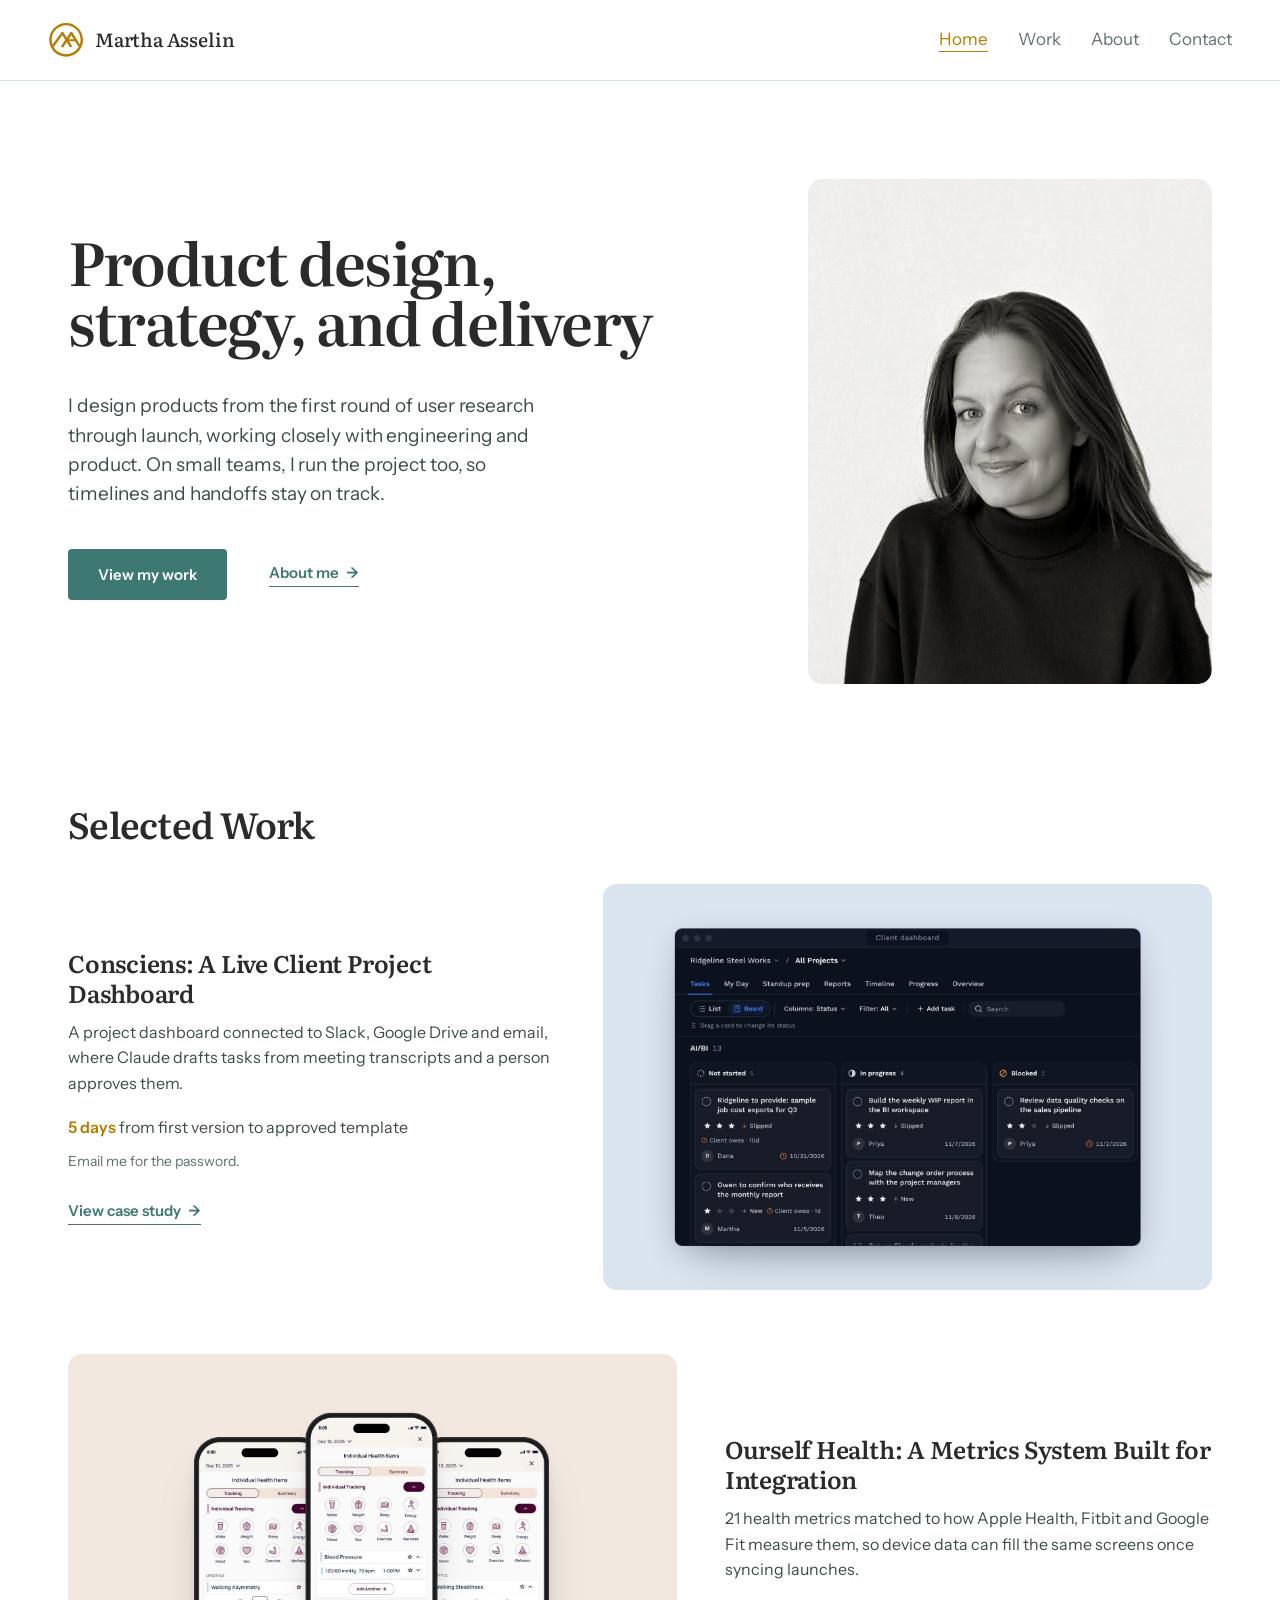
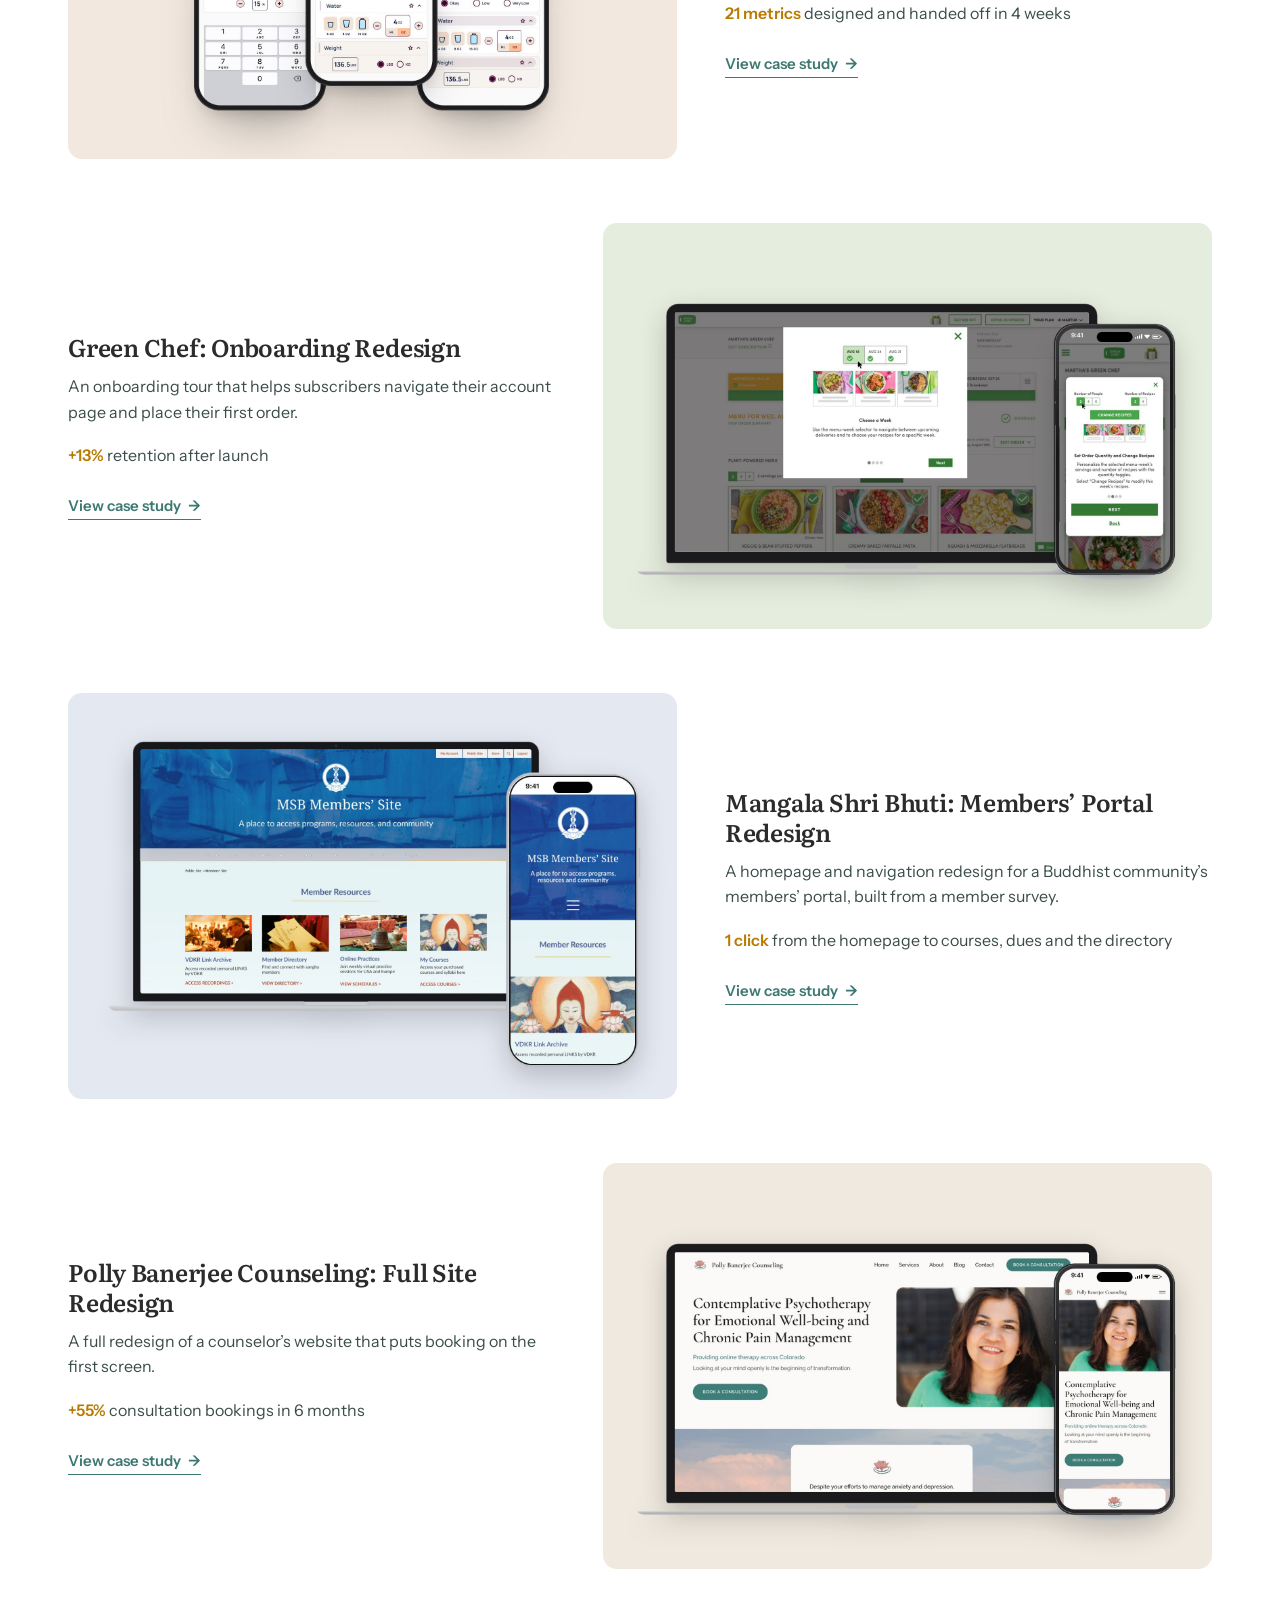
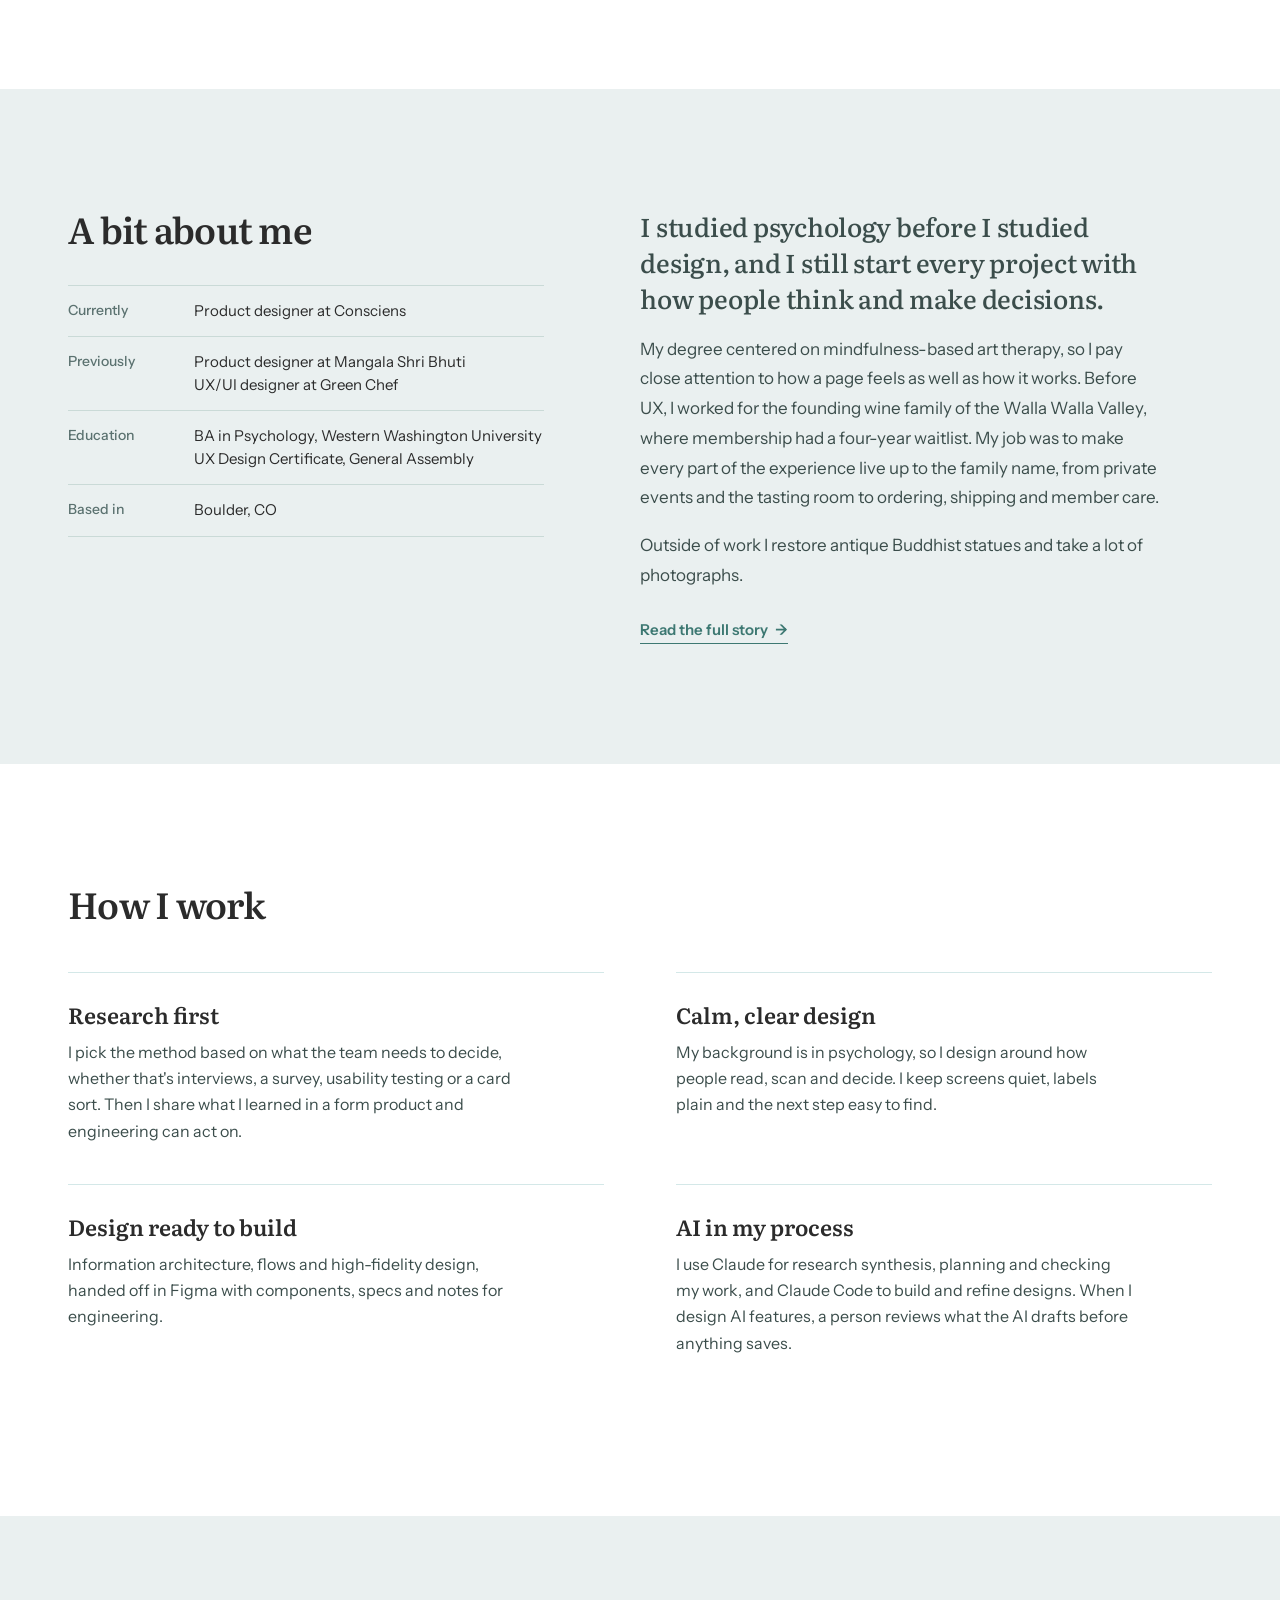
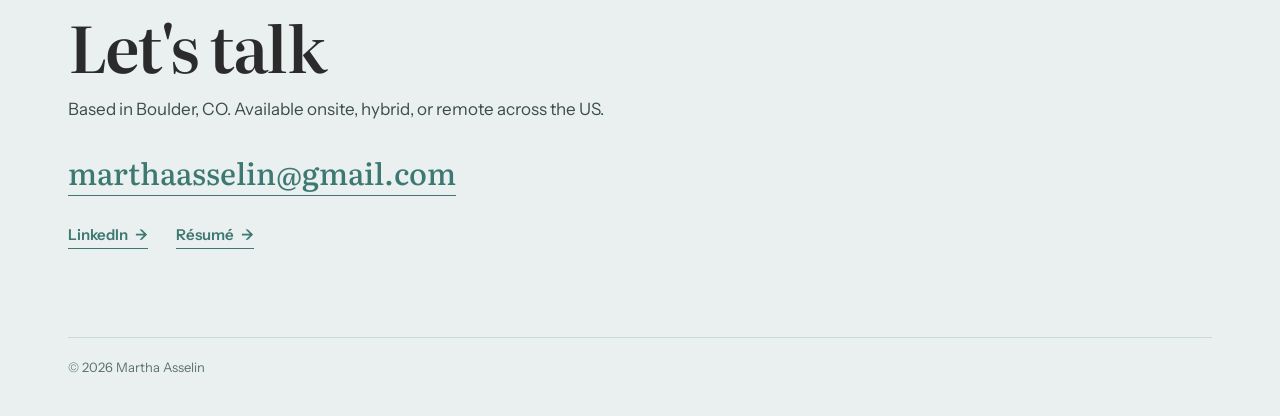
<file: index.html>
<!DOCTYPE html>
<html lang="en">
<head>
<meta charset="UTF-8">
<meta name="viewport" content="width=device-width, initial-scale=1.0">
<title>Martha Asselin, Product Designer</title>
<meta name="description" content="Product designer based in Boulder, CO, with a background in psychology and user research. Product designer based in Boulder, CO. Available onsite, hybrid, or remote.">

<!-- Open Graph -->
<meta property="og:type"        content="website">
<meta property="og:url"         content="https://www.marthaasselin.com/">
<meta property="og:title"       content="Martha Asselin, Product Designer">
<meta property="og:description" content="Product designer based in Boulder, CO, with a background in psychology and user research. Product designer based in Boulder, CO. Available onsite, hybrid, or remote.">
<meta property="og:image"       content="https://www.marthaasselin.com/assets/images/og-preview.jpg">

<!-- Twitter / X -->
<meta name="twitter:card"        content="summary_large_image">
<meta name="twitter:title"       content="Martha Asselin, Product Designer">
<meta name="twitter:description" content="Product designer based in Boulder, CO, with a background in psychology and user research. Product designer based in Boulder, CO. Available onsite, hybrid, or remote.">
<meta name="twitter:image"       content="https://www.marthaasselin.com/assets/images/og-preview.jpg">

<link rel="preconnect" href="https://fonts.googleapis.com">
<link rel="preconnect" href="https://fonts.gstatic.com" crossorigin>
<link rel="stylesheet" href="https://fonts.googleapis.com/css2?family=Literata:ital,opsz,wght@0,7..72,400;0,7..72,600;0,7..72,700;1,7..72,400&family=Instrument+Sans:wght@400;500;600&display=swap">
<link rel="stylesheet" href="assets/css/main.css?v=56">
<link rel="icon" type="image/svg+xml" href="favicon.svg">
</head>
<body class="home">

<header class="site-header" id="siteHeader">
  <div class="progress-bar" id="progressBar"></div>
  <div class="header-inner">
    <a href="index.html" class="nav-logo">
      <svg width="36" height="36" viewBox="0 0 1032 1034" xmlns="http://www.w3.org/2000/svg" style="display:block;flex-shrink:0;" aria-hidden="true">
        <path d="M520 60.5V95.5C749.198 95.5 935 281.302 935 510.5H970H1005C1005 242.642 787.858 25.5 520 25.5V60.5ZM970 510.5H935C935 739.698 749.198 925.5 520 925.5V960.5V995.5C787.858 995.5 1005 778.358 1005 510.5H970ZM520 960.5V925.5C290.802 925.5 105 739.698 105 510.5H70H35C35 778.358 252.142 995.5 520 995.5V960.5ZM70 510.5H105C105 281.302 290.802 95.5 520 95.5V60.5V25.5C252.142 25.5 35 242.642 35 510.5H70Z" fill="#B87A00"/>
        <line x1="157.353" y1="667.597" x2="406.097" y2="326.647" stroke="#B87A00" stroke-width="70" stroke-linecap="round"/>
        <path d="M670 319.5L887 664.5" stroke="#B87A00" stroke-width="70" stroke-linecap="round" fill="none"/>
        <line x1="666.449" y1="320.587" x2="413.587" y2="695.551" stroke="#B87A00" stroke-width="70" stroke-linecap="round"/>
        <line x1="520.44" y1="522.003" x2="794.439" y2="526.018" stroke="#B87A00" stroke-width="60"/>
        <line x1="413.32" y1="318.23" x2="650.73" y2="691.18" stroke="#B87A00" stroke-width="70" stroke-linecap="round"/>
      </svg>
      <span class="nav-name">Martha Asselin</span>
    </a>
    <nav class="header-nav" aria-label="Main navigation">
      <ul class="nav-links">
        <li><a href="index.html" id="navHome">Home</a></li>
        <li><a href="#work">Work</a></li>
        <li><a href="about.html">About</a></li>
        <li><a href="#contact">Contact</a></li>
      </ul>
    </nav>
  </div>
</header>

<section class="hero-v6">
  <div class="hero-v6-text">
    <h1 class="reveal d1 t-display">Product design,<br class="br-desktop"> strategy, and delivery</h1>
    <p class="hero-lede reveal d2 t-intro">I design products from the first round of user research through launch, working closely with engineering and product. On small teams, I run the project too, so timelines and handoffs stay on track.</p>
    <div class="hero-ctas-v6 reveal d3">
      <a href="#work" class="btn-primary-v6 t-action">View my work</a>
      <a href="about.html" class="btn-secondary-v6 t-action">About me</a>
    </div>
  </div>
  <div class="hero-v6-portrait reveal d2">
    <div class="portrait-wrap">
      <img src="assets/images/martha-portrait-bw.jpg?v=1" alt="Martha Asselin, product designer" class="portrait-img">
      <div class="portrait-overlay">
        <div class="portrait-card">
          <p class="portrait-detail">Based in Boulder, CO. Onsite, hybrid, or remote</p>
          <p class="portrait-detail"><span class="portrait-dot"></span>Open to work</p>
        </div>
      </div>
    </div>
  </div>
</section>



<section class="work2" id="work">
  <h2 class="t-heading">Selected Work</h2>
  <div class="wb-list"><a href="case-studies/client-dashboard.html" class="wc">
  <div class="wc-img"><img src="assets/images/project-consciens-tint.jpg?v=6" alt="Consciens client project dashboard on desktop"></div>
  <div class="wc-text">
    <h3 class="wc-title"><span>Consciens: A Live Client Project Dashboard</span></h3>
    <p class="wc-body">A project dashboard connected to Slack, Google Drive and email, where Claude drafts tasks from meeting transcripts and a person approves them.</p>
    <p class="wc-res"><strong>5 days</strong> from first version to approved template</p>
    <p class="wc-note">Email me for the password.</p>
    <span class="wc-link t-action">View case study</span>
  </div>
</a><a href="case-studies/ourself-health.html" class="wc">
  <div class="wc-img"><img src="assets/images/project-ourself-tint.jpg?v=5" alt="Three Ourself Health tracking screens"></div>
  <div class="wc-text">
    <h3 class="wc-title"><span>Ourself Health: A Metrics System Built for Integration</span></h3>
    <p class="wc-body">21 health metrics matched to how Apple Health, Fitbit and Google Fit measure them, so device data can fill the same screens once syncing launches.</p>
    <p class="wc-res"><strong>21 metrics</strong> designed and handed off in 4 weeks</p>
    <span class="wc-link t-action">View case study</span>
  </div>
</a><a href="case-studies/green-chef.html" class="wc">
  <div class="wc-img"><img src="assets/images/project-greenchef-tint.jpg?v=4" alt="Green Chef onboarding tour on laptop and phone"></div>
  <div class="wc-text">
    <h3 class="wc-title"><span>Green Chef: Onboarding Redesign</span></h3>
    <p class="wc-body">An onboarding tour that helps subscribers navigate their account page and place their first order.</p>
    <p class="wc-res"><strong>+13%</strong> retention after launch</p>
    <span class="wc-link t-action">View case study</span>
  </div>
</a><a href="case-studies/mangala.html" class="wc">
  <div class="wc-img"><img src="assets/images/project-mangala-tint.jpg?v=4" alt="Mangala Shri Bhuti members portal on desktop and phone"></div>
  <div class="wc-text">
    <h3 class="wc-title"><span>Mangala Shri Bhuti: Members’ Portal Redesign</span></h3>
    <p class="wc-body">A homepage and navigation redesign for a Buddhist community’s members’ portal, built from a member survey.</p>
    <p class="wc-res"><strong>1 click</strong> from the homepage to courses, dues and the directory</p>
    <span class="wc-link t-action">View case study</span>
  </div>
</a><a href="case-studies/polly-banerjee.html" class="wc">
  <div class="wc-img"><img src="assets/images/project-polly-tint.jpg?v=4" alt="Polly Banerjee Counseling website on laptop and phone"></div>
  <div class="wc-text">
    <h3 class="wc-title"><span>Polly Banerjee Counseling: Full Site Redesign</span></h3>
    <p class="wc-body">A full redesign of a counselor’s website that puts booking on the first screen.</p>
    <p class="wc-res"><strong>+55%</strong> consultation bookings in 6 months</p>
    <span class="wc-link t-action">View case study</span>
  </div>
</a></div>
</section>

<section class="home-about" id="approach">
  <div class="home-about-inner">
    <div class="home-about-left">
      <h2 class="t-heading">A bit about me</h2>
      <dl class="home-facts">
        <div><dt>Currently</dt><dd>Product designer at Consciens</dd></div>
        <div><dt>Previously</dt><dd>Product designer at Mangala Shri Bhuti<br>UX/UI designer at Green Chef</dd></div>
        <div><dt>Education</dt><dd>BA in Psychology, Western Washington University<br>UX Design Certificate, General Assembly</dd></div>
        <div><dt>Based in</dt><dd>Boulder, CO</dd></div>
      </dl>
    </div>
    <div class="home-about-text">
      <p class="home-lead">I studied psychology before I studied design, and I still start every project with how people think and make decisions.</p>
      <p class="t-body">My degree centered on mindfulness-based art therapy, so I pay close attention to how a page feels as well as how it works. Before UX, I worked for the founding wine family of the Walla Walla Valley, where membership had a four-year waitlist. My job was to make every part of the experience live up to the family name, from private events and the tasting room to ordering, shipping and member care.</p>
      <p class="t-body">Outside of work I restore antique Buddhist statues and take a lot of photographs.</p>
      <a href="about.html" class="about-link t-action">Read the full story</a>
    </div>
  </div>
</section>

<section class="home-how">
  <div class="home-how-inner">
    <h2 class="t-heading">How I work</h2>
    <div class="home-how-grid">
      <div class="home-how-item"><h3>Research first</h3><p>I pick the method based on what the team needs to decide, whether that's interviews, a survey, usability testing or a card sort. Then I share what I learned in a form product and engineering can act on.</p></div>
      <div class="home-how-item"><h3>Calm, clear design</h3><p>My background is in psychology, so I design around how people read, scan and decide. I keep screens quiet, labels plain and the next step easy to find.</p></div>
      <div class="home-how-item"><h3>Design ready to build</h3><p>Information architecture, flows and high-fidelity design, handed off in Figma with components, specs and notes for engineering.</p></div>
      <div class="home-how-item"><h3>AI in my process</h3><p>I use Claude for research synthesis, planning and checking my work, and Claude Code to build and refine designs. When I design AI features, a person reviews what the AI drafts before anything saves.</p></div>
    </div>
  </div>
</section>

<section class="home-contact" id="contact">
  <div class="home-contact-inner">
    <h2 class="t-heading">Let's talk</h2>
    <p class="t-body">Based in Boulder, CO. Available onsite, hybrid, or remote across the US.</p>
    <a class="home-email" href="mailto:marthaasselin@gmail.com">marthaasselin@gmail.com</a>
    <div class="home-links">
      <a href="https://www.linkedin.com/in/martha-asselin/" class="contact-text-link t-action">LinkedIn</a>
      <a href="assets/Martha_Asselin_Product_Design_Resume.pdf" class="contact-text-link t-action">R&eacute;sum&eacute;</a>
    </div>
    <p class="home-foot">&copy; 2026 Martha Asselin</p>
  </div>
</section>


<script>
  function copyEmailBtn(btn) {
    navigator.clipboard.writeText('marthaasselin@gmail.com').then(() => {
      const label = btn.querySelector('.copy-label');
      label.textContent = 'Copied';
      btn.classList.add('is-copied');
      clearTimeout(btn._timer);
      btn._timer = setTimeout(() => {
        label.textContent = 'Copy';
        btn.classList.remove('is-copied');
      }, 2000);
    });
  }
  function copyEmail() {
    navigator.clipboard.writeText('marthaasselin@gmail.com').then(() => {
      let t = document.getElementById('copyToast');
      if (!t) { t = document.createElement('div'); t.id = 'copyToast'; t.className = 'copy-toast'; document.body.appendChild(t); }
      t.textContent = 'Copied: marthaasselin@gmail.com';
      t.classList.add('show');
      clearTimeout(t._timer);
      t._timer = setTimeout(() => t.classList.remove('show'), 2400);
    }).catch(() => { window.location.href = 'mailto:marthaasselin@gmail.com'; });
  }

  window.addEventListener('scroll', () => {
    document.getElementById('siteHeader').classList.toggle('scrolled', window.scrollY > 60);
    const pct = window.scrollY / (document.body.scrollHeight - window.innerHeight) * 100;
    document.getElementById('progressBar').style.width = pct + '%';
  }, { passive: true });

  const obs = new IntersectionObserver(entries => {
    entries.forEach(e => { if (e.isIntersecting) e.target.classList.add('visible'); });
  }, { threshold: 0.1, rootMargin: '0px 0px -36px 0px' });
  document.querySelectorAll('.reveal').forEach(el => obs.observe(el));

  (function () {
    var navLinks = document.querySelectorAll('.nav-links a');
    var sections = [
      { el: document.getElementById('work'),    link: document.querySelector('.nav-links a[href="#work"]') },
      { el: document.getElementById('contact'), link: document.querySelector('.nav-links a[href="#contact"]') }
    ];
    var homeLink = document.getElementById('navHome');
    function spy() {
      var mid = window.scrollY + window.innerHeight * 0.5;
      var active = homeLink;
      sections.forEach(function (s) {
        if (s.el && mid >= s.el.offsetTop) active = s.link;
      });
      navLinks.forEach(function (a) { a.classList.remove('active'); });
      if (active) active.classList.add('active');
    }
    window.addEventListener('scroll', spy, { passive: true });
    spy();
  })();

  (function () {
    var hash = window.location.hash;
    if (hash === '#contact' || hash === '#work') {
      var target = document.querySelector(hash);
      if (!target) return;
      history.replaceState(null, '', window.location.pathname);
      window.scrollTo(0, 0);
      setTimeout(function () {
        target.scrollIntoView({ behavior: 'smooth' });
      }, 80);
    }
  })();

</script>
</body>
</html>
</file>
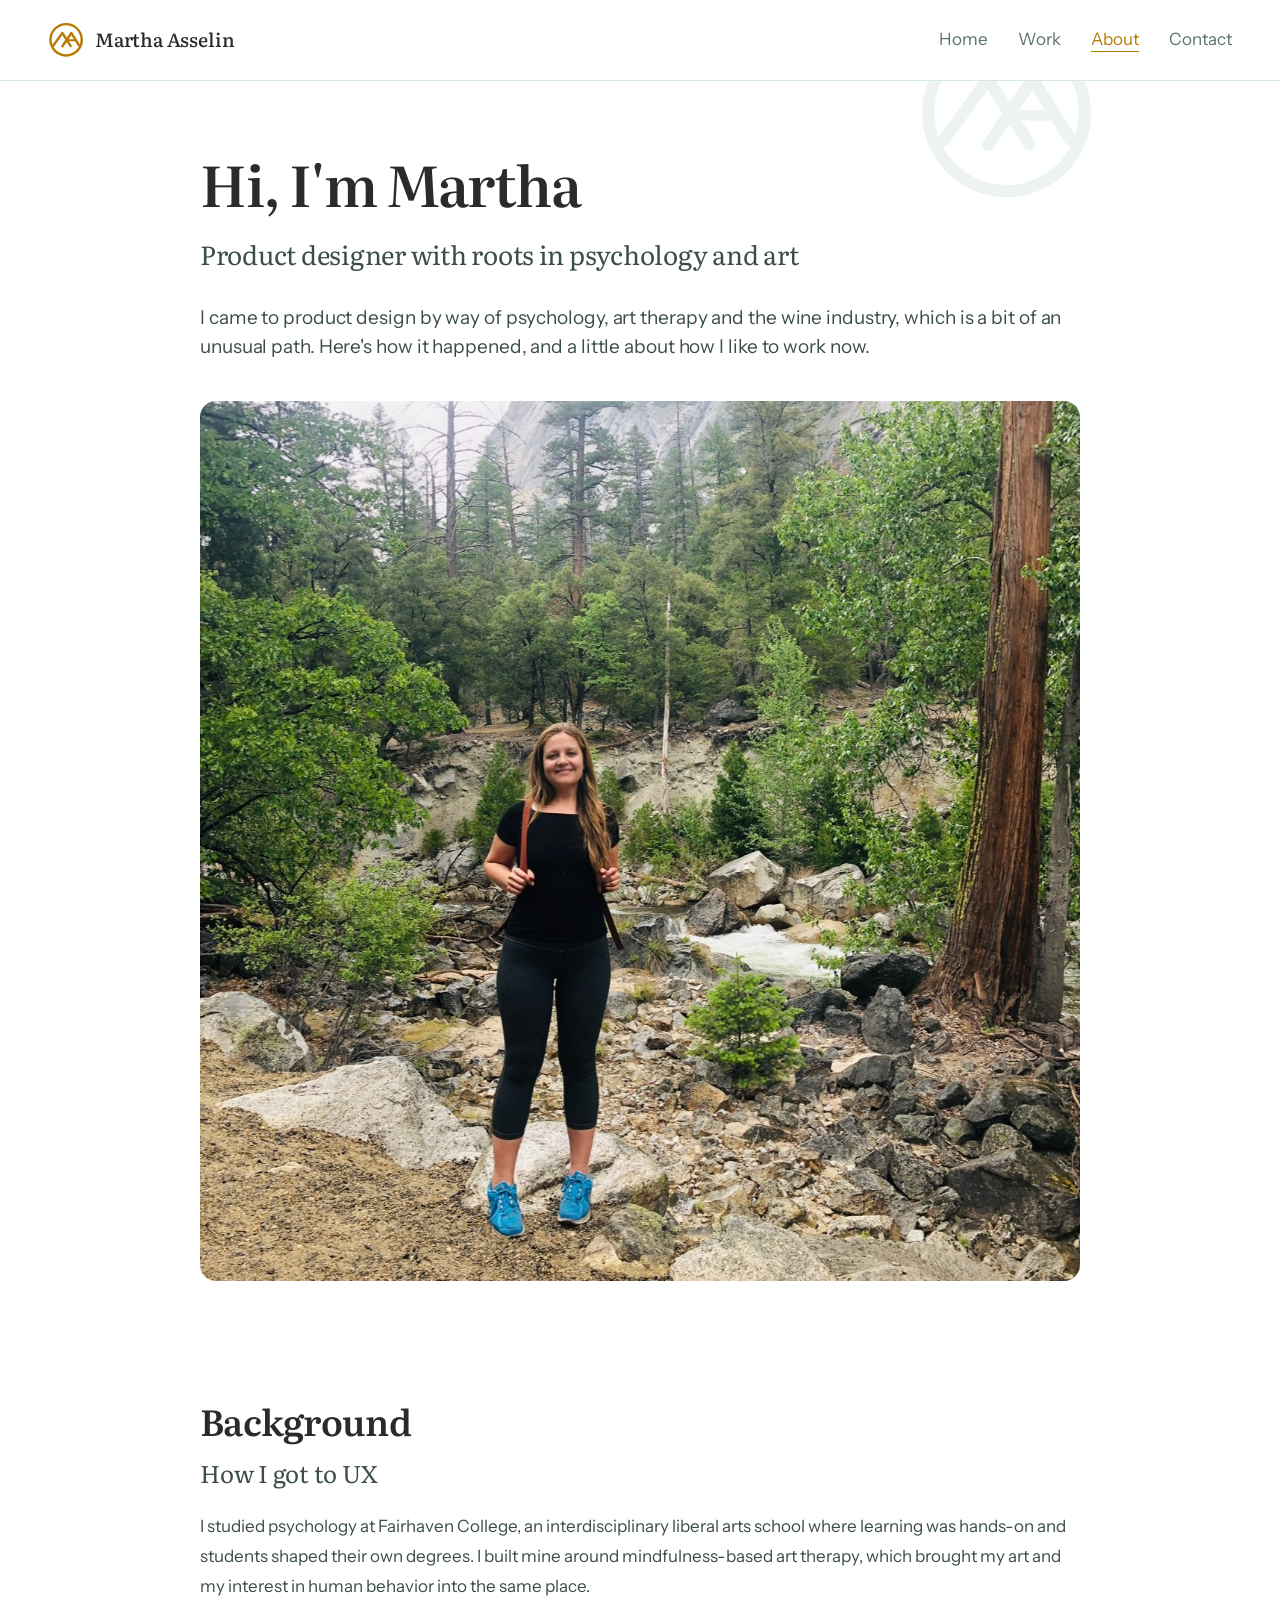
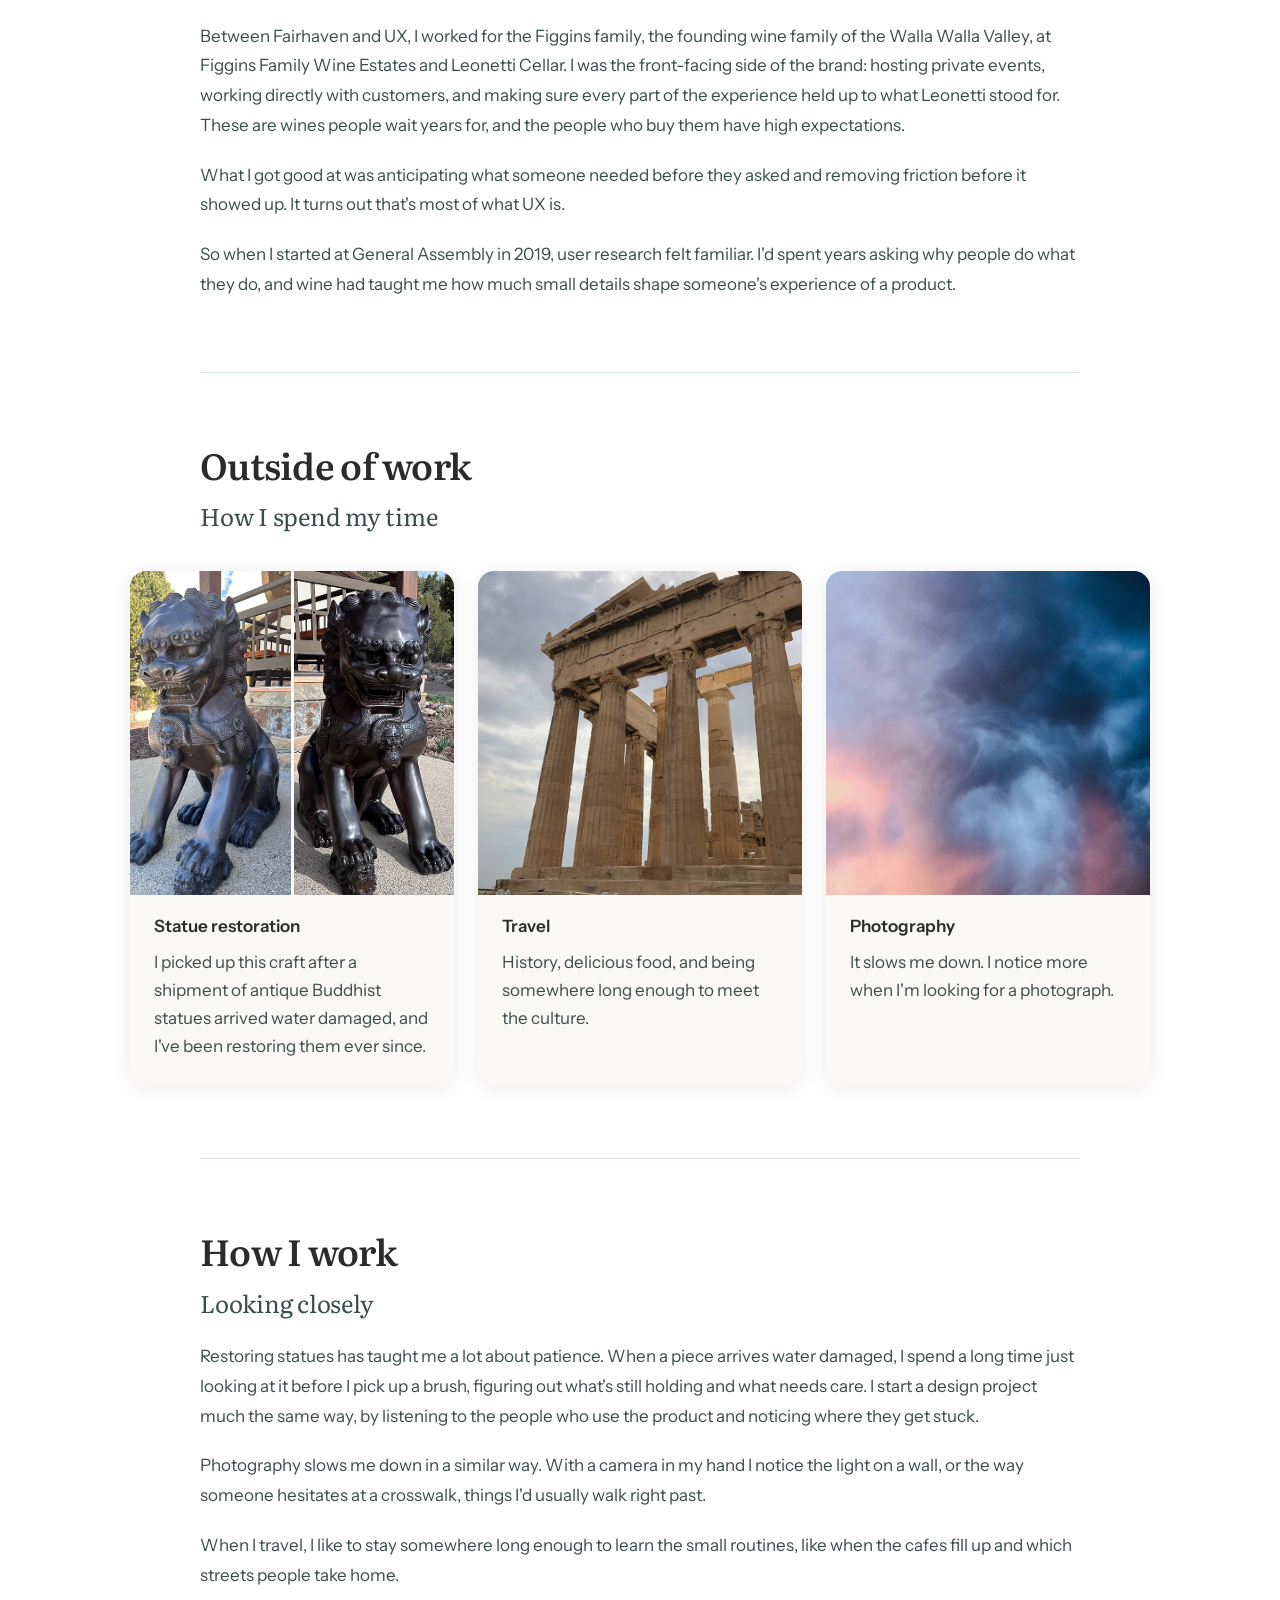
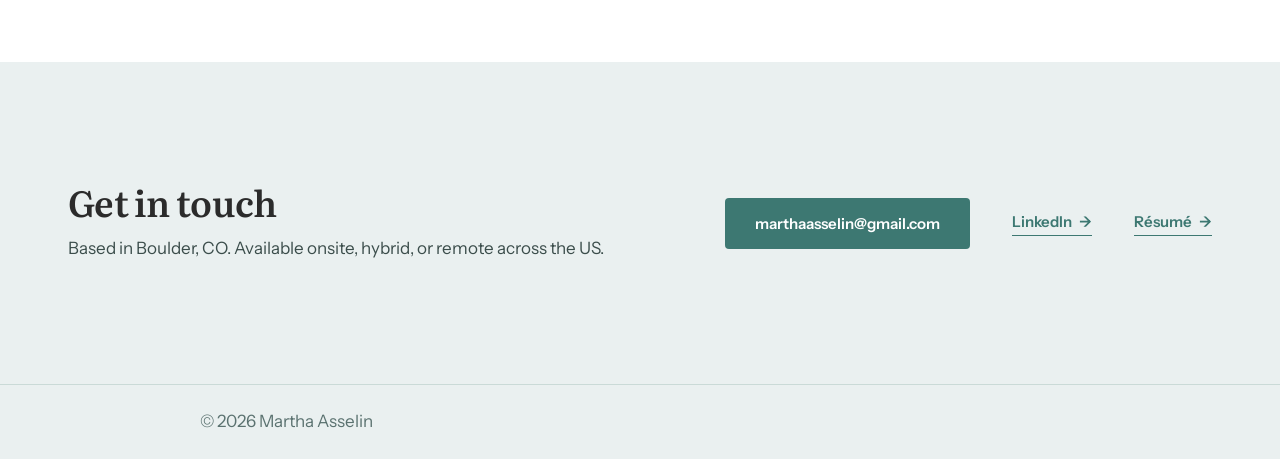
<file: about.html>
<!DOCTYPE html>
<html lang="en">
<head>
<meta charset="UTF-8">
<meta name="viewport" content="width=device-width, initial-scale=1.0">
<title>About, Martha Asselin</title>
<link rel="preconnect" href="https://fonts.googleapis.com">
<link rel="preconnect" href="https://fonts.gstatic.com" crossorigin>
<link rel="stylesheet" href="https://fonts.googleapis.com/css2?family=Literata:ital,opsz,wght@0,7..72,400;0,7..72,600;0,7..72,700;1,7..72,400&family=Instrument+Sans:wght@400;500;600&display=swap">
<link rel="stylesheet" href="assets/css/main.css?v=56">
<link rel="icon" type="image/svg+xml" href="favicon.svg">
<style>
  .outside-grid {
    display: grid;
    grid-template-columns: repeat(3, 1fr);
    gap: 24px;
  }
  .outside-card {
    border-radius: var(--radius);
    overflow: hidden;
    box-shadow: 0 2px 20px rgba(0,0,0,.08);
  }
  /* Color themes — unified warm card fill */
  .outside-card.theme-bronze,
  .outside-card.theme-earth,
  .outside-card.theme-sky    { background: #FAF8F4; }

  /* Side-by-side image pair */
  .outside-img-pair {
    display: grid;
    grid-template-columns: 1fr 1fr;
    gap: 3px;
    aspect-ratio: 1 / 1;
    overflow: hidden;
  }
  .outside-img-pair > div { overflow: hidden; }
  .outside-img-pair img {
    width: 100%; height: 100%;
    object-fit: cover;
    display: block;
    transition: transform .4s ease;
  }
  .outside-card:hover .outside-img-pair img { transform: scale(1.04); }

  /* Single image */
  .outside-img {
    width: 100%;
    aspect-ratio: 1 / 1;
    overflow: hidden;
  }
  .outside-img img {
    width: 100%; height: 100%;
    object-fit: cover;
    display: block;
    transition: transform .4s ease;
  }
  .outside-card:hover .outside-img img { transform: scale(1.04); }

  .outside-body { padding: 20px 24px 26px; }
  .outside-card h3 {
    color: var(--ink);
    line-height: 1.35;
    margin-bottom: 10px;
  }
  .outside-card p {
    line-height: 1.65;
    color: var(--slate);
    margin: 0;
  }
  @media (max-width: 720px) {
    .outside-grid { grid-template-columns: 1fr; }
  }
</style>
</head>
<body>

<nav class="nav-home" id="mainNav">
  <a href="index.html" class="nav-logo">
    <svg width="36" height="36" viewBox="0 0 1032 1034" xmlns="http://www.w3.org/2000/svg" style="display:block;flex-shrink:0;">
      <path d="M520 60.5V95.5C749.198 95.5 935 281.302 935 510.5H970H1005C1005 242.642 787.858 25.5 520 25.5V60.5ZM970 510.5H935C935 739.698 749.198 925.5 520 925.5V960.5V995.5C787.858 995.5 1005 778.358 1005 510.5H970ZM520 960.5V925.5C290.802 925.5 105 739.698 105 510.5H70H35C35 778.358 252.142 995.5 520 995.5V960.5ZM70 510.5H105C105 281.302 290.802 95.5 520 95.5V60.5V25.5C252.142 25.5 35 242.642 35 510.5H70Z" fill="#B87A00"/>
      <line x1="157.353" y1="667.597" x2="406.097" y2="326.647" stroke="#B87A00" stroke-width="70" stroke-linecap="round"/>
      <path d="M670 319.5L887 664.5" stroke="#B87A00" stroke-width="70" stroke-linecap="round" fill="none"/>
      <line x1="666.449" y1="320.587" x2="413.587" y2="695.551" stroke="#B87A00" stroke-width="70" stroke-linecap="round"/>
      <line x1="520.44" y1="522.003" x2="794.439" y2="526.018" stroke="#B87A00" stroke-width="60"/>
      <line x1="413.32" y1="318.23" x2="650.73" y2="691.18" stroke="#B87A00" stroke-width="70" stroke-linecap="round"/>
    </svg>
    <span class="nav-name">Martha Asselin</span>
  </a>
  <div class="nav-right">
    <ul class="nav-links">
      <li><a href="index.html">Home</a></li>
      <li><a href="index.html#work">Work</a></li>
      <li><a href="about.html" class="active">About</a></li>
      <li><a href="index.html#contact">Contact</a></li>
    </ul>
  </div>
  <div class="progress-bar" id="progressBar"></div>
</nav>

<!-- INTRO -->
<div class="case-hero reveal" style="padding-bottom: 16px">
  <h1 class="t-display">Hi, I'm Martha</h1>
  <p class="t-subtitle">Product designer with roots in psychology and art</p>
  <p class="lead t-intro" style="margin-bottom: 0">I came to product design by way of psychology, art therapy and the wine industry, which is a bit of an unusual path. Here's how it happened, and a little about how I like to work now.</p>
</div>

<!-- HIKING PHOTO -->
<div class="img-full reveal ab-pad" style="margin-top: 24px; max-width: var(--max); padding: 0 40px;">
  <img src="assets/images/about-hero.jpg" alt="Martha Asselin" style="width: 100%; display: block; aspect-ratio: 1 / 1; object-fit: cover; object-position: center bottom;">
</div>

<!-- BACKGROUND -->
<div class="case-section reveal" style="padding-top:64px;">
  <h2 class="t-heading">Background</h2>
  <h3 class="t-subtitle">How I got to UX</h3>
  <p class="t-body">I studied psychology at Fairhaven College, an interdisciplinary liberal arts school where learning was hands-on and students shaped their own degrees. I built mine around mindfulness-based art therapy, which brought my art and my interest in human behavior into the same place.</p>
  <p class="t-body">Between Fairhaven and UX, I worked for the Figgins family, the founding wine family of the Walla Walla Valley, at Figgins Family Wine Estates and Leonetti Cellar. I was the front-facing side of the brand: hosting private events, working directly with customers, and making sure every part of the experience held up to what Leonetti stood for. These are wines people wait years for, and the people who buy them have high expectations.</p>
  <p class="t-body">What I got good at was anticipating what someone needed before they asked and removing friction before it showed up. It turns out that's most of what UX is.</p>
  <p class="t-body">So when I started at General Assembly in 2019, user research felt familiar. I'd spent years asking why people do what they do, and wine had taught me how much small details shape someone's experience of a product.</p>
</div>

<div class="divider"><hr></div>

<!-- OUTSIDE WORK -->
<div class="case-section reveal" style="padding-bottom:16px">
  <h2 class="t-heading">Outside of work</h2>
  <h3 class="t-subtitle">How I spend my time</h3>
</div>

<div class="reveal ab-pad" style="max-width:1100px;margin:0 auto 72px;padding:0 40px;">
  <div class="outside-grid">

    <div class="outside-card theme-bronze">
      <div class="outside-img-pair">
        <div><img src="assets/images/outside-statue-1.jpg" alt="Buddhist statue restoration"></div>
        <div><img src="assets/images/outside-statue-2.jpg" alt="Buddhist statue restoration"></div>
      </div>
      <div class="outside-body">
        <h3 class="t-subhead">Statue restoration</h3>
        <p class="t-body">I picked up this craft after a shipment of antique Buddhist statues arrived water damaged, and I've been restoring them ever since.</p>
      </div>
    </div>

    <div class="outside-card theme-earth">
      <div class="outside-img">
        <img src="assets/images/outside-travel.jpg" alt="Travel in Athens, Greece">
      </div>
      <div class="outside-body">
        <h3 class="t-subhead">Travel</h3>
        <p class="t-body">History, delicious food, and being somewhere long enough to meet the culture.</p>
      </div>
    </div>

    <div class="outside-card theme-sky">
      <div class="outside-img">
        <img src="assets/images/outside-photography.jpg" alt="Photography">
      </div>
      <div class="outside-body">
        <h3 class="t-subhead">Photography</h3>
        <p class="t-body">It slows me down. I notice more when I'm looking for a photograph.</p>
      </div>
    </div>

  </div>
</div>

<div class="divider"><hr></div>

<!-- HOW I WORK -->
<div class="case-section reveal">
  <h2 class="t-heading">How I work</h2>
  <h3 class="t-subtitle">Looking closely</h3>
<p class="t-body">Restoring statues has taught me a lot about patience. When a piece arrives water damaged, I spend a long time just looking at it before I pick up a brush, figuring out what's still holding and what needs care. I start a design project much the same way, by listening to the people who use the product and noticing where they get stuck.</p>
<p class="t-body">Photography slows me down in a similar way. With a camera in my hand I notice the light on a wall, or the way someone hesitates at a crosswalk, things I'd usually walk right past.</p>
<p class="t-body">When I travel, I like to stay somewhere long enough to learn the small routines, like when the cafes fill up and which streets people take home.</p>
</div>

<section class="contact" id="contact">
  <div class="contact-inner">
    <div class="contact-left reveal">
      <h2 class="t-heading">Get in touch</h2>
      <p class="contact-sub t-body">Based in Boulder, CO. Available onsite, hybrid, or remote across the US.</p>
    </div>
    <div class="contact-actions reveal d2">
      <a href="mailto:marthaasselin@gmail.com" class="contact-email-btn t-action">marthaasselin@gmail.com</a>
      <a href="https://www.linkedin.com/in/martha-asselin/" target="_blank" rel="noopener" class="contact-text-link t-action">LinkedIn</a>
      <a href="assets/Martha_Asselin_Product_Design_Resume.pdf" target="_blank" rel="noopener" class="contact-text-link t-action">R&eacute;sum&eacute;</a>
    </div>
  </div>
</section>

<footer>
  <span>&copy; 2026 Martha Asselin</span>

</footer>

<script>
  function copyEmail() {
    navigator.clipboard.writeText('marthaasselin@gmail.com').then(() => {
      let t = document.getElementById('copyToast');
      if (!t) { t = document.createElement('div'); t.id = 'copyToast'; t.className = 'copy-toast'; document.body.appendChild(t); }
      t.textContent = 'Copied: marthaasselin@gmail.com';
      t.classList.add('show');
      clearTimeout(t._timer);
      t._timer = setTimeout(() => t.classList.remove('show'), 2400);
    }).catch(() => { window.location.href = 'mailto:marthaasselin@gmail.com'; });
  }

  window.addEventListener('scroll', () => {
    document.getElementById('mainNav').classList.toggle('scrolled', window.scrollY > 60);
    const pct = window.scrollY / (document.body.scrollHeight - window.innerHeight) * 100;
    document.getElementById('progressBar').style.width = pct + '%';
  }, { passive: true });

  const obs = new IntersectionObserver(entries => {
    entries.forEach(e => { if (e.isIntersecting) e.target.classList.add('visible'); });
  }, { threshold: 0.07, rootMargin: '0px 0px -28px 0px' });
  document.querySelectorAll('.reveal').forEach(el => obs.observe(el));
</script>
</body>
</html>
</file>
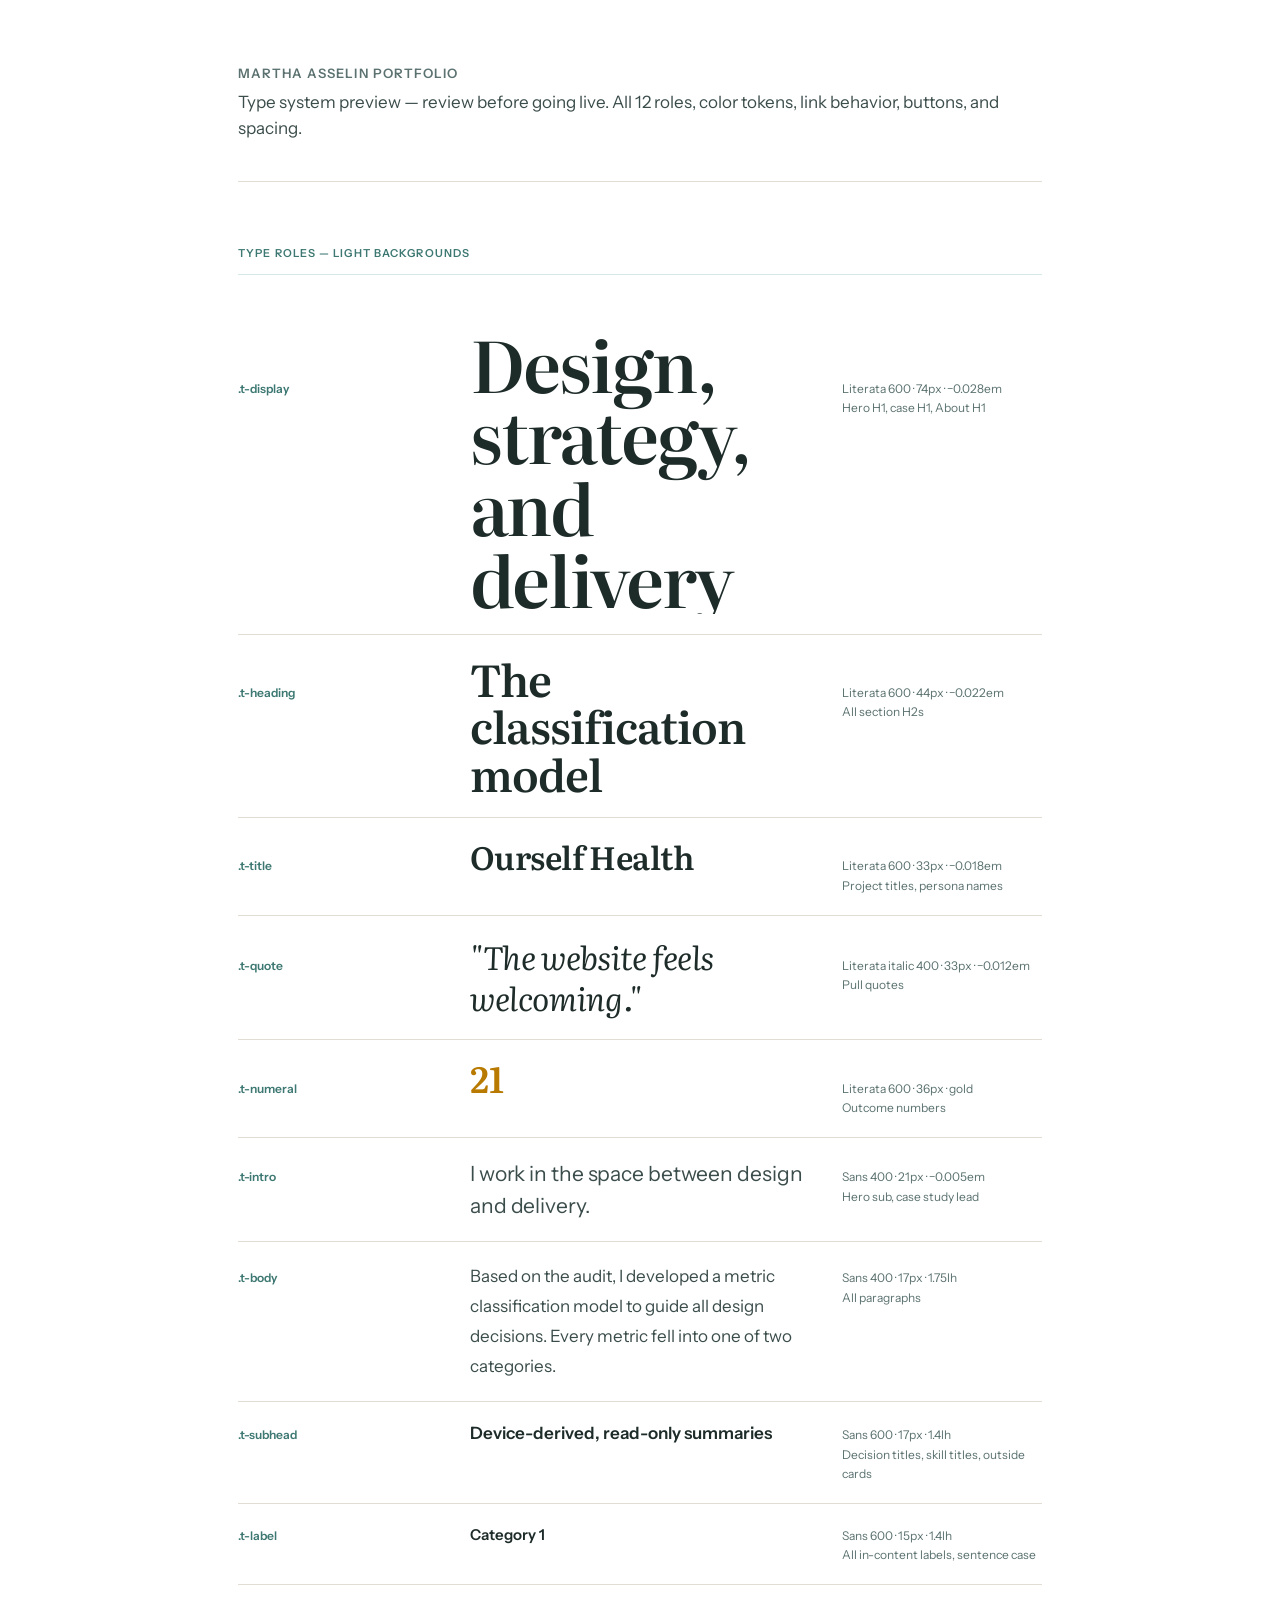
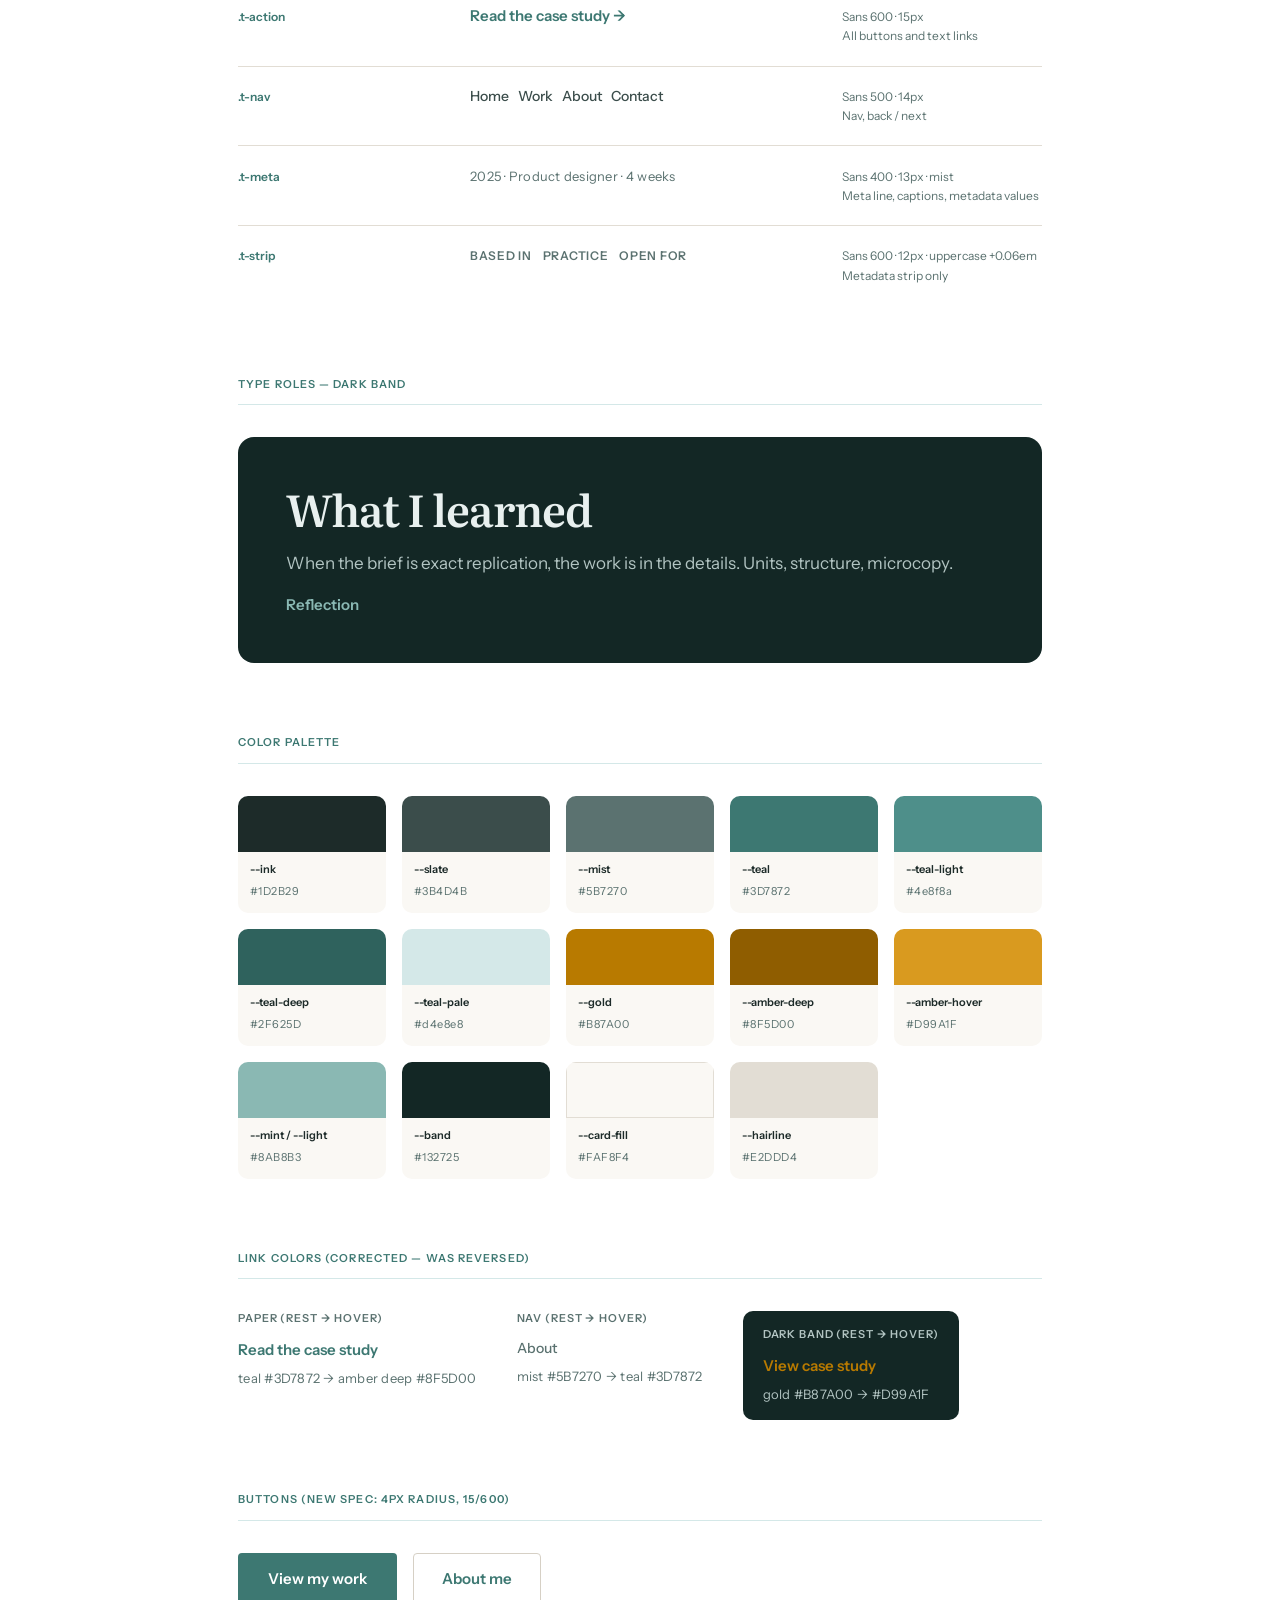
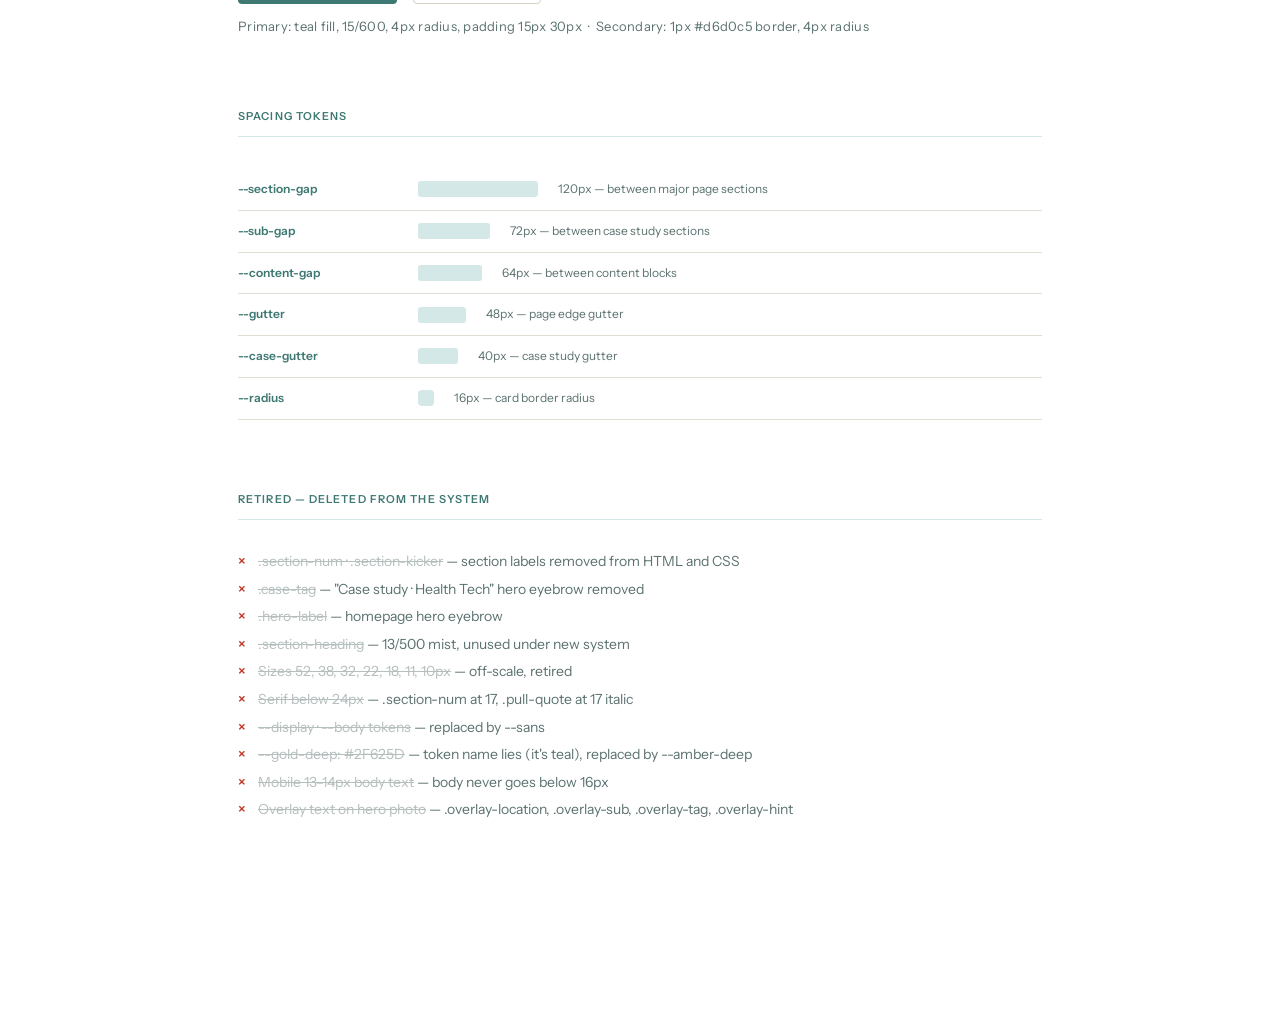
<file: type-preview.html>
<!DOCTYPE html>
<html lang="en">
<head>
<meta charset="UTF-8">
<meta name="viewport" content="width=device-width, initial-scale=1.0">
<title>Type System Preview — Martha Asselin Portfolio</title>
<link rel="preconnect" href="https://fonts.googleapis.com">
<link rel="preconnect" href="https://fonts.gstatic.com" crossorigin>
<link rel="stylesheet" href="https://fonts.googleapis.com/css2?family=Literata:ital,opsz,wght@0,7..72,400;0,7..72,600;0,7..72,700;1,7..72,400&family=Instrument+Sans:wght@400;500;600&display=swap">
<style>

/* ── Tokens ── */
:root {
  --serif: 'Literata', Georgia, serif;
  --sans:  'Instrument Sans', system-ui, sans-serif;

  --ink:          #1D2B29;
  --slate:        #3B4D4B;
  --mist:         #5B7270;
  --teal:         #3D7872;
  --teal-light:   #4e8f8a;
  --teal-deep:    #2F625D;
  --teal-pale:    #d4e8e8;
  --gold:         #B87A00;
  --amber-deep:   #8F5D00;
  --amber-hover:  #D99A1F;
  --light:        #8AB8B3;
  --mint:         #8AB8B3;
  --on-dark:      #E8F0EF;
  --on-dark-2:    #B2C4C2;
  --band:         #132725;
  --card-fill:    #FAF8F4;
  --teal-pale:    #d4e8e8;
  --hairline:     #E2DDD4;
  --tag-fill:     #E4E6DF;
  --surface-tint: #EAF0F0;
}

/* ── Type roles ── */
.t-display { font: 600 clamp(40px, 5.5vw, 74px)/1.02 var(--serif); letter-spacing: -0.028em; color: var(--ink); }
.t-heading { font: 600 clamp(30px, 3.5vw, 44px)/1.08 var(--serif); letter-spacing: -0.022em; color: var(--ink); }
.t-title   { font: 600 clamp(24px, 2.5vw, 33px)/1.15 var(--serif); letter-spacing: -0.018em; color: var(--ink); }
.t-quote   { font: italic 400 clamp(24px, 2.5vw, 33px)/1.3 var(--serif); letter-spacing: -0.012em; color: var(--ink); }
.t-numeral { font: 600 36px/1 var(--serif); color: var(--gold); }
.t-intro   { font: 400 21px/1.5 var(--sans); letter-spacing: -0.005em; color: var(--slate); }
.t-body    { font: 400 17px/1.75 var(--sans); color: var(--slate); }
.t-subhead { font: 600 17px/1.4 var(--sans); color: var(--ink); }
.t-label   { font: 600 15px/1.4 var(--sans); color: var(--ink); }
.t-action  { font: 600 15px/1.4 var(--sans); }
.t-nav     { font: 500 14px/1.4 var(--sans); }
.t-meta    { font: 400 13px/1.6 var(--sans); letter-spacing: 0.02em; color: var(--mist); }
.t-strip   { font: 600 12px/1.4 var(--sans); letter-spacing: 0.06em; text-transform: uppercase; color: var(--mist); }

.on-dark .t-display, .on-dark .t-heading, .on-dark .t-title, .on-dark .t-quote { color: var(--on-dark); }
.on-dark .t-body, .on-dark .t-intro { color: var(--on-dark-2); }
.on-dark .t-label { color: var(--mint); }

@media (max-width: 390px) {
  .t-intro { font-size: 18px; }
  .t-body  { font-size: 16px; }
}

/* ── Preview chrome ── */
*, *::before, *::after { box-sizing: border-box; margin: 0; padding: 0; }
body { background: #fff; color: var(--slate); font: 400 16px/1.6 var(--sans); -webkit-font-smoothing: antialiased; }

.page { max-width: 900px; margin: 0 auto; padding: 64px 48px 120px; }

h1.page-title { font: 600 13px/1.4 var(--sans); letter-spacing: 0.08em; text-transform: uppercase; color: var(--mist); margin-bottom: 8px; }
p.page-sub { font: 400 17px/1.5 var(--sans); color: var(--slate); margin-bottom: 64px; padding-bottom: 40px; border-bottom: 1px solid var(--hairline); }

.section { margin-bottom: 72px; }
.section-label { font: 600 11px/1.4 var(--sans); letter-spacing: 0.1em; text-transform: uppercase; color: var(--teal); margin-bottom: 32px; padding-bottom: 12px; border-bottom: 1px solid var(--teal-pale); }

/* Type specimen rows */
.role-row { display: grid; grid-template-columns: 200px 1fr 200px; gap: 32px; align-items: baseline; padding: 20px 0; border-bottom: 1px solid var(--hairline); }
.role-row:last-child { border-bottom: none; }
.role-name { font: 600 12px/1.4 var(--sans); color: var(--teal); font-variant-numeric: tabular-nums; }
.role-spec  { font: 400 12px/1.6 var(--sans); color: var(--mist); }
.role-sample { overflow: hidden; }

/* Color swatches */
.color-grid { display: grid; grid-template-columns: repeat(auto-fill, minmax(140px, 1fr)); gap: 16px; }
.swatch { border-radius: 10px; overflow: hidden; }
.swatch-chip { height: 56px; width: 100%; }
.swatch-info { padding: 10px 12px; background: var(--card-fill); }
.swatch-token { font: 600 11px/1.4 var(--sans); color: var(--ink); display: block; }
.swatch-hex   { font: 400 11px/1.4 var(--sans); color: var(--mist); letter-spacing: 0.04em; }

/* Dark band demo */
.dark-demo { background: var(--band); border-radius: 16px; padding: 48px; margin-top: 24px; }

/* Link color demo */
.link-demo { display: flex; gap: 40px; flex-wrap: wrap; margin-top: 16px; }
.link-demo-group { display: flex; flex-direction: column; gap: 8px; }
.link-demo-surface { font: 600 11px/1.4 var(--sans); letter-spacing: 0.08em; text-transform: uppercase; color: var(--mist); margin-bottom: 4px; }
.link-paper  { font: 600 15px/1.4 var(--sans); color: var(--teal); text-decoration: none; }
.link-paper:hover { color: var(--amber-deep); }
.link-dark   { font: 600 15px/1.4 var(--sans); color: var(--gold); text-decoration: none; }
.link-dark:hover { color: var(--amber-hover); }
.link-nav    { font: 500 14px/1.4 var(--sans); color: var(--mist); text-decoration: none; }
.link-nav:hover { color: var(--teal); }

/* Button demo */
.btn-demo { display: flex; gap: 16px; flex-wrap: wrap; align-items: center; margin-top: 16px; }
.btn-primary-new { background: var(--teal); color: #fff; padding: 15px 30px; font: 600 15px/1.4 var(--sans); text-decoration: none; border-radius: 4px; display: inline-block; }
.btn-secondary-new { color: var(--teal); padding: 14px 28px; font: 600 15px/1.4 var(--sans); text-decoration: none; border-radius: 4px; border: 1px solid #d6d0c5; display: inline-block; }

/* Spacing tokens */
.spacing-row { display: flex; align-items: center; gap: 20px; padding: 12px 0; border-bottom: 1px solid var(--hairline); }
.spacing-bar { background: var(--teal-pale); border-radius: 3px; height: 16px; flex-shrink: 0; }
.spacing-token { font: 600 12px/1.4 var(--sans); color: var(--teal); width: 160px; flex-shrink: 0; }
.spacing-value { font: 400 12px/1.4 var(--sans); color: var(--mist); }

/* Deleted items */
.deleted { text-decoration: line-through; opacity: 0.45; }
.deleted-list { list-style: none; display: flex; flex-direction: column; gap: 8px; margin-top: 16px; }
.deleted-list li { font: 400 14px/1.4 var(--sans); color: var(--mist); padding-left: 20px; position: relative; }
.deleted-list li::before { content: '×'; position: absolute; left: 0; color: #c0392b; font-weight: 600; }

</style>
</head>
<body>
<div class="page">

  <h1 class="page-title">Martha Asselin Portfolio</h1>
  <p class="page-sub">Type system preview — review before going live. All 12 roles, color tokens, link behavior, buttons, and spacing.</p>

  <!-- TYPE SCALE -->
  <div class="section">
    <div class="section-label">Type roles — light backgrounds</div>

    <div class="role-row">
      <span class="role-name">.t-display</span>
      <span class="role-sample t-display">Design, strategy, and delivery</span>
      <span class="role-spec">Literata 600 · 74px · −0.028em<br>Hero H1, case H1, About H1</span>
    </div>

    <div class="role-row">
      <span class="role-name">.t-heading</span>
      <span class="role-sample t-heading">The classification model</span>
      <span class="role-spec">Literata 600 · 44px · −0.022em<br>All section H2s</span>
    </div>

    <div class="role-row">
      <span class="role-name">.t-title</span>
      <span class="role-sample t-title">Ourself Health</span>
      <span class="role-spec">Literata 600 · 33px · −0.018em<br>Project titles, persona names</span>
    </div>

    <div class="role-row">
      <span class="role-name">.t-quote</span>
      <span class="role-sample t-quote">"The website feels welcoming."</span>
      <span class="role-spec">Literata italic 400 · 33px · −0.012em<br>Pull quotes</span>
    </div>

    <div class="role-row">
      <span class="role-name">.t-numeral</span>
      <span class="role-sample t-numeral">21</span>
      <span class="role-spec">Literata 600 · 36px · gold<br>Outcome numbers</span>
    </div>

    <div class="role-row">
      <span class="role-name">.t-intro</span>
      <span class="role-sample t-intro">I work in the space between design and delivery.</span>
      <span class="role-spec">Sans 400 · 21px · −0.005em<br>Hero sub, case study lead</span>
    </div>

    <div class="role-row">
      <span class="role-name">.t-body</span>
      <span class="role-sample t-body">Based on the audit, I developed a metric classification model to guide all design decisions. Every metric fell into one of two categories.</span>
      <span class="role-spec">Sans 400 · 17px · 1.75lh<br>All paragraphs</span>
    </div>

    <div class="role-row">
      <span class="role-name">.t-subhead</span>
      <span class="role-sample t-subhead">Device-derived, read-only summaries</span>
      <span class="role-spec">Sans 600 · 17px · 1.4lh<br>Decision titles, skill titles, outside cards</span>
    </div>

    <div class="role-row">
      <span class="role-name">.t-label</span>
      <span class="role-sample t-label">Category 1</span>
      <span class="role-spec">Sans 600 · 15px · 1.4lh<br>All in-content labels, sentence case</span>
    </div>

    <div class="role-row">
      <span class="role-name">.t-action</span>
      <span class="role-sample t-action" style="color:var(--teal)">Read the case study →</span>
      <span class="role-spec">Sans 600 · 15px<br>All buttons and text links</span>
    </div>

    <div class="role-row">
      <span class="role-name">.t-nav</span>
      <span class="role-sample t-nav">Home &nbsp; Work &nbsp; About &nbsp; Contact</span>
      <span class="role-spec">Sans 500 · 14px<br>Nav, back / next</span>
    </div>

    <div class="role-row">
      <span class="role-name">.t-meta</span>
      <span class="role-sample t-meta">2025 · Product designer · 4 weeks</span>
      <span class="role-spec">Sans 400 · 13px · mist<br>Meta line, captions, metadata values</span>
    </div>

    <div class="role-row">
      <span class="role-name">.t-strip</span>
      <span class="role-sample t-strip">Based in &nbsp;&nbsp; Practice &nbsp;&nbsp; Open for</span>
      <span class="role-spec">Sans 600 · 12px · uppercase +0.06em<br>Metadata strip only</span>
    </div>
  </div>

  <!-- DARK BAND -->
  <div class="section">
    <div class="section-label">Type roles — dark band</div>
    <div class="dark-demo on-dark">
      <p class="t-heading" style="margin-bottom:16px">What I learned</p>
      <p class="t-body" style="margin-bottom:16px">When the brief is exact replication, the work is in the details. Units, structure, microcopy.</p>
      <p class="t-label">Reflection</p>
    </div>
  </div>

  <!-- COLORS -->
  <div class="section">
    <div class="section-label">Color palette</div>
    <div class="color-grid">
      <div class="swatch">
        <div class="swatch-chip" style="background:#1D2B29"></div>
        <div class="swatch-info"><span class="swatch-token">--ink</span><span class="swatch-hex">#1D2B29</span></div>
      </div>
      <div class="swatch">
        <div class="swatch-chip" style="background:#3B4D4B"></div>
        <div class="swatch-info"><span class="swatch-token">--slate</span><span class="swatch-hex">#3B4D4B</span></div>
      </div>
      <div class="swatch">
        <div class="swatch-chip" style="background:#5B7270"></div>
        <div class="swatch-info"><span class="swatch-token">--mist</span><span class="swatch-hex">#5B7270</span></div>
      </div>
      <div class="swatch">
        <div class="swatch-chip" style="background:#3D7872"></div>
        <div class="swatch-info"><span class="swatch-token">--teal</span><span class="swatch-hex">#3D7872</span></div>
      </div>
      <div class="swatch">
        <div class="swatch-chip" style="background:#4e8f8a"></div>
        <div class="swatch-info"><span class="swatch-token">--teal-light</span><span class="swatch-hex">#4e8f8a</span></div>
      </div>
      <div class="swatch">
        <div class="swatch-chip" style="background:#2F625D"></div>
        <div class="swatch-info"><span class="swatch-token">--teal-deep</span><span class="swatch-hex">#2F625D</span></div>
      </div>
      <div class="swatch">
        <div class="swatch-chip" style="background:#d4e8e8"></div>
        <div class="swatch-info"><span class="swatch-token">--teal-pale</span><span class="swatch-hex">#d4e8e8</span></div>
      </div>
      <div class="swatch">
        <div class="swatch-chip" style="background:#B87A00"></div>
        <div class="swatch-info"><span class="swatch-token">--gold</span><span class="swatch-hex">#B87A00</span></div>
      </div>
      <div class="swatch">
        <div class="swatch-chip" style="background:#8F5D00"></div>
        <div class="swatch-info"><span class="swatch-token">--amber-deep</span><span class="swatch-hex">#8F5D00</span></div>
      </div>
      <div class="swatch">
        <div class="swatch-chip" style="background:#D99A1F"></div>
        <div class="swatch-info"><span class="swatch-token">--amber-hover</span><span class="swatch-hex">#D99A1F</span></div>
      </div>
      <div class="swatch">
        <div class="swatch-chip" style="background:#8AB8B3"></div>
        <div class="swatch-info"><span class="swatch-token">--mint / --light</span><span class="swatch-hex">#8AB8B3</span></div>
      </div>
      <div class="swatch">
        <div class="swatch-chip" style="background:#132725"></div>
        <div class="swatch-info"><span class="swatch-token">--band</span><span class="swatch-hex">#132725</span></div>
      </div>
      <div class="swatch">
        <div class="swatch-chip" style="background:#FAF8F4; border:1px solid #E2DDD4"></div>
        <div class="swatch-info"><span class="swatch-token">--card-fill</span><span class="swatch-hex">#FAF8F4</span></div>
      </div>
      <div class="swatch">
        <div class="swatch-chip" style="background:#E2DDD4"></div>
        <div class="swatch-info"><span class="swatch-token">--hairline</span><span class="swatch-hex">#E2DDD4</span></div>
      </div>
    </div>
  </div>

  <!-- LINKS -->
  <div class="section">
    <div class="section-label">Link colors (corrected — was reversed)</div>
    <div class="link-demo">
      <div class="link-demo-group">
        <span class="link-demo-surface">Paper (rest → hover)</span>
        <a href="#" class="link-paper">Read the case study</a>
        <span class="t-meta">teal #3D7872 → amber deep #8F5D00</span>
      </div>
      <div class="link-demo-group">
        <span class="link-demo-surface">Nav (rest → hover)</span>
        <a href="#" class="link-nav">About</a>
        <span class="t-meta">mist #5B7270 → teal #3D7872</span>
      </div>
      <div class="link-demo-group" style="background:var(--band);padding:16px 20px;border-radius:10px">
        <span class="link-demo-surface" style="color:var(--on-dark-2)">Dark band (rest → hover)</span>
        <a href="#" class="link-dark">View case study</a>
        <span class="t-meta" style="color:var(--on-dark-2)">gold #B87A00 → #D99A1F</span>
      </div>
    </div>
  </div>

  <!-- BUTTONS -->
  <div class="section">
    <div class="section-label">Buttons (new spec: 4px radius, 15/600)</div>
    <div class="btn-demo">
      <a href="#" class="btn-primary-new">View my work</a>
      <a href="#" class="btn-secondary-new">About me</a>
    </div>
    <p class="t-meta" style="margin-top:12px">Primary: teal fill, 15/600, 4px radius, padding 15px 30px &nbsp;·&nbsp; Secondary: 1px #d6d0c5 border, 4px radius</p>
  </div>

  <!-- SPACING -->
  <div class="section">
    <div class="section-label">Spacing tokens</div>
    <div class="spacing-row">
      <span class="spacing-token">--section-gap</span>
      <div class="spacing-bar" style="width:120px"></div>
      <span class="spacing-value">120px — between major page sections</span>
    </div>
    <div class="spacing-row">
      <span class="spacing-token">--sub-gap</span>
      <div class="spacing-bar" style="width:72px"></div>
      <span class="spacing-value">72px — between case study sections</span>
    </div>
    <div class="spacing-row">
      <span class="spacing-token">--content-gap</span>
      <div class="spacing-bar" style="width:64px"></div>
      <span class="spacing-value">64px — between content blocks</span>
    </div>
    <div class="spacing-row">
      <span class="spacing-token">--gutter</span>
      <div class="spacing-bar" style="width:48px"></div>
      <span class="spacing-value">48px — page edge gutter</span>
    </div>
    <div class="spacing-row">
      <span class="spacing-token">--case-gutter</span>
      <div class="spacing-bar" style="width:40px"></div>
      <span class="spacing-value">40px — case study gutter</span>
    </div>
    <div class="spacing-row">
      <span class="spacing-token">--radius</span>
      <div class="spacing-bar" style="width:16px;border-radius:4px"></div>
      <span class="spacing-value">16px — card border radius</span>
    </div>
  </div>

  <!-- WHAT GETS DELETED -->
  <div class="section">
    <div class="section-label">Retired — deleted from the system</div>
    <ul class="deleted-list">
      <li><span class="deleted">.section-num · .section-kicker</span> — section labels removed from HTML and CSS</li>
      <li><span class="deleted">.case-tag</span> — "Case study · Health Tech" hero eyebrow removed</li>
      <li><span class="deleted">.hero-label</span> — homepage hero eyebrow</li>
      <li><span class="deleted">.section-heading</span> — 13/500 mist, unused under new system</li>
      <li><span class="deleted">Sizes 52, 38, 32, 22, 18, 11, 10px</span> — off-scale, retired</li>
      <li><span class="deleted">Serif below 24px</span> — .section-num at 17, .pull-quote at 17 italic</li>
      <li><span class="deleted">--display · --body tokens</span> — replaced by --sans</li>
      <li><span class="deleted">--gold-deep: #2F625D</span> — token name lies (it's teal), replaced by --amber-deep</li>
      <li><span class="deleted">Mobile 13–14px body text</span> — body never goes below 16px</li>
      <li><span class="deleted">Overlay text on hero photo</span> — .overlay-location, .overlay-sub, .overlay-tag, .overlay-hint</li>
    </ul>
  </div>

</div>
</body>
</html>
</file>
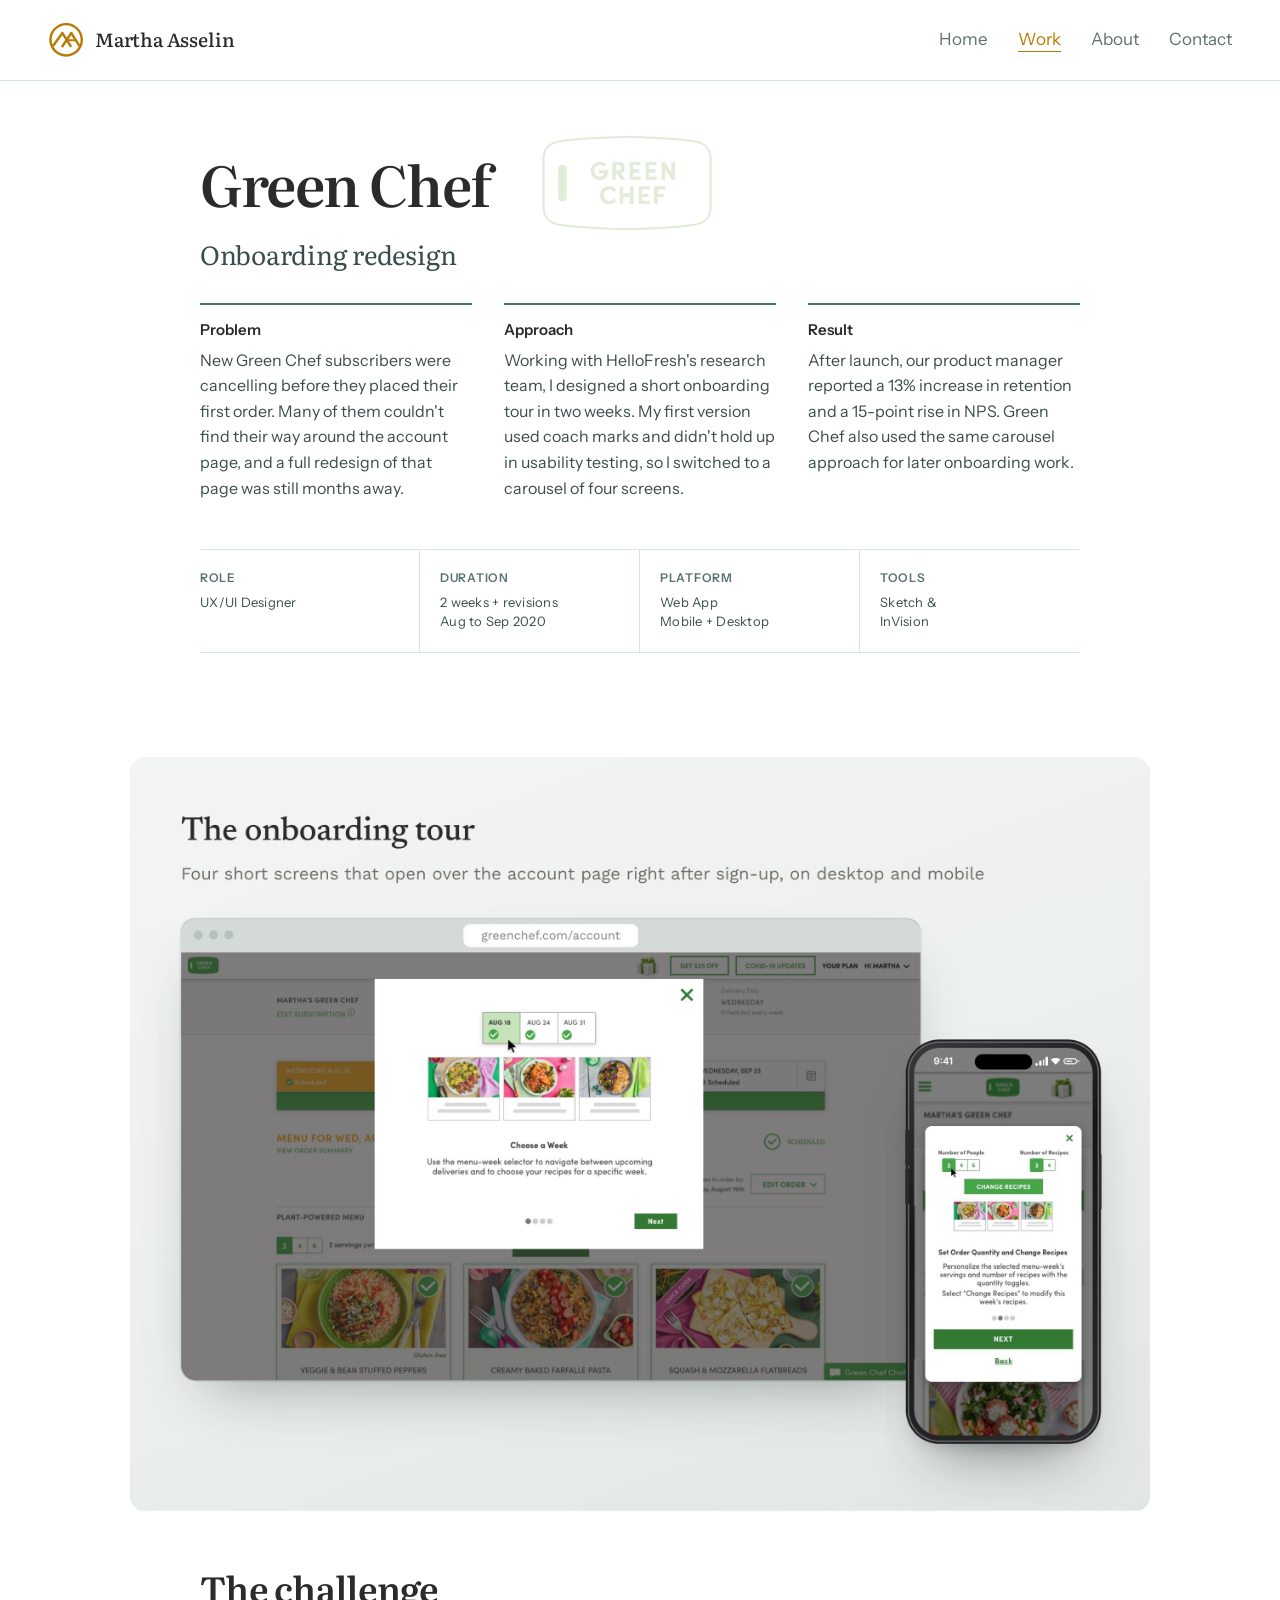
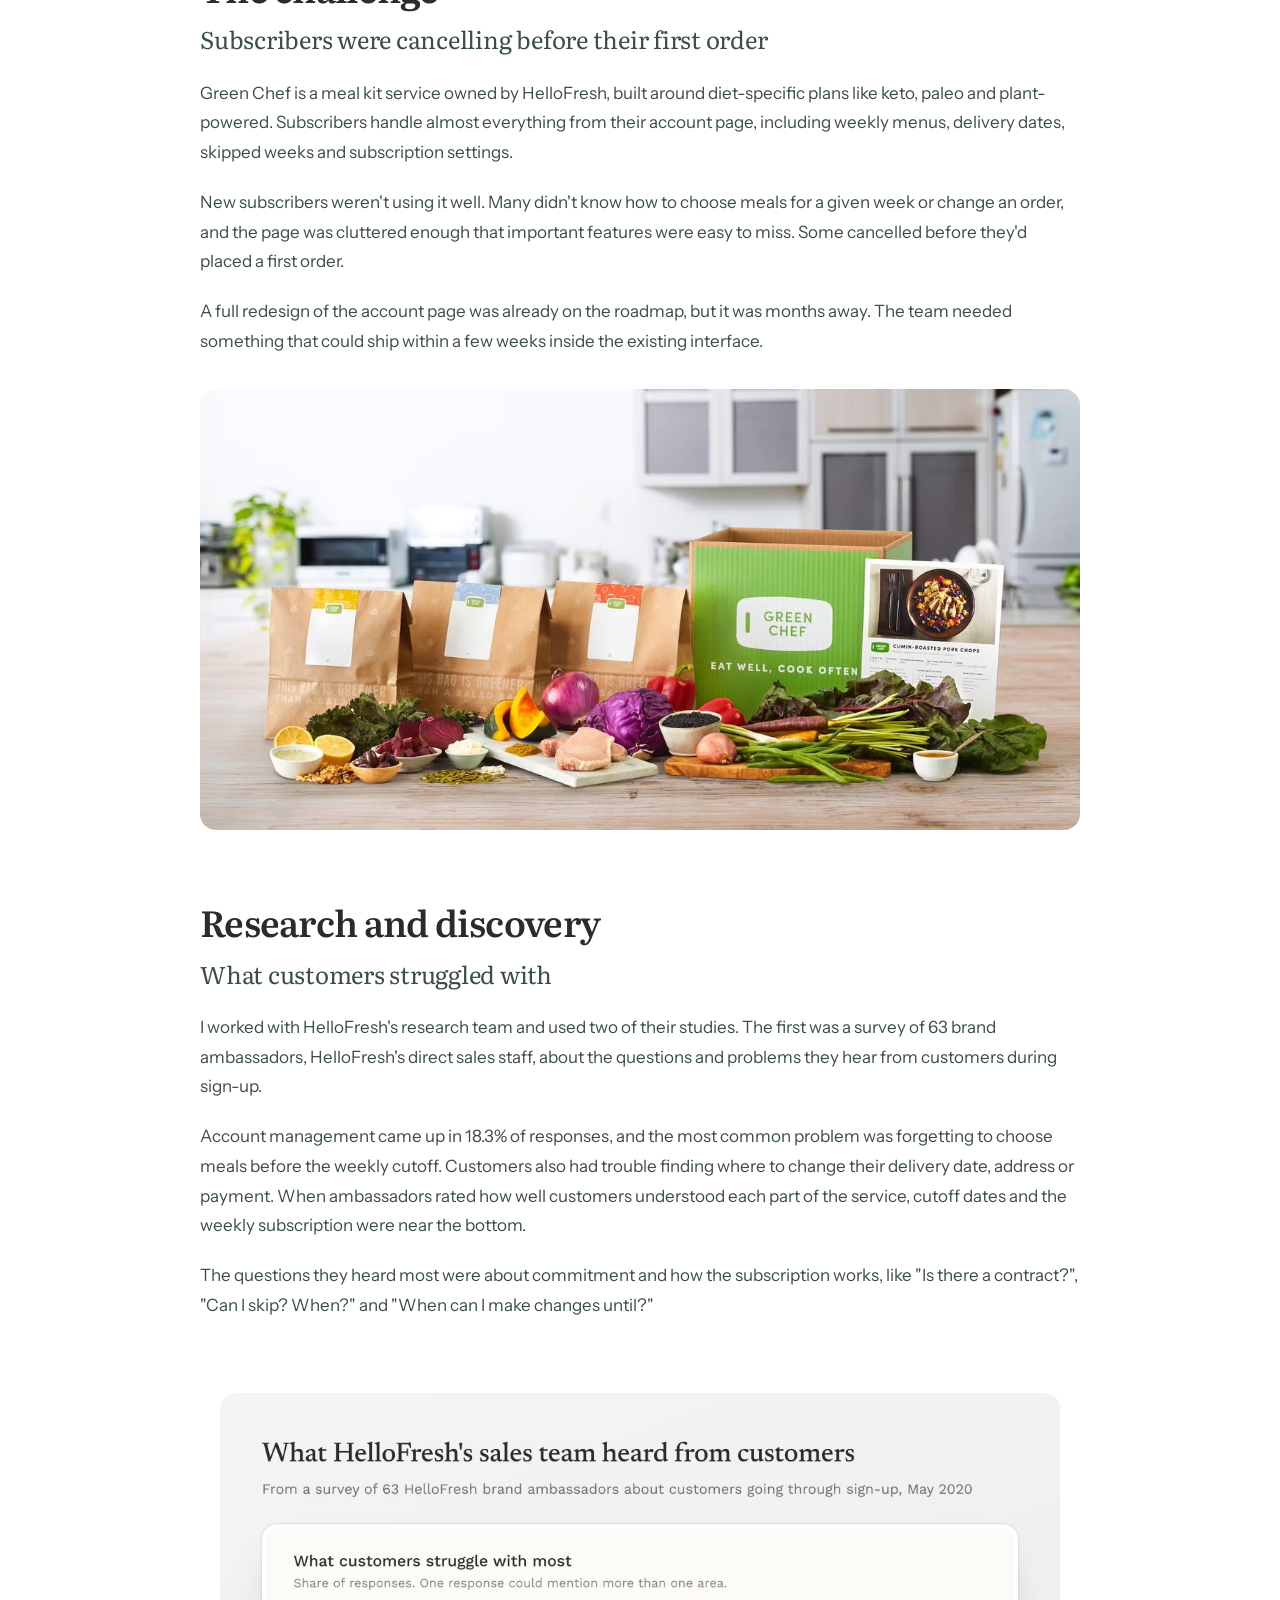
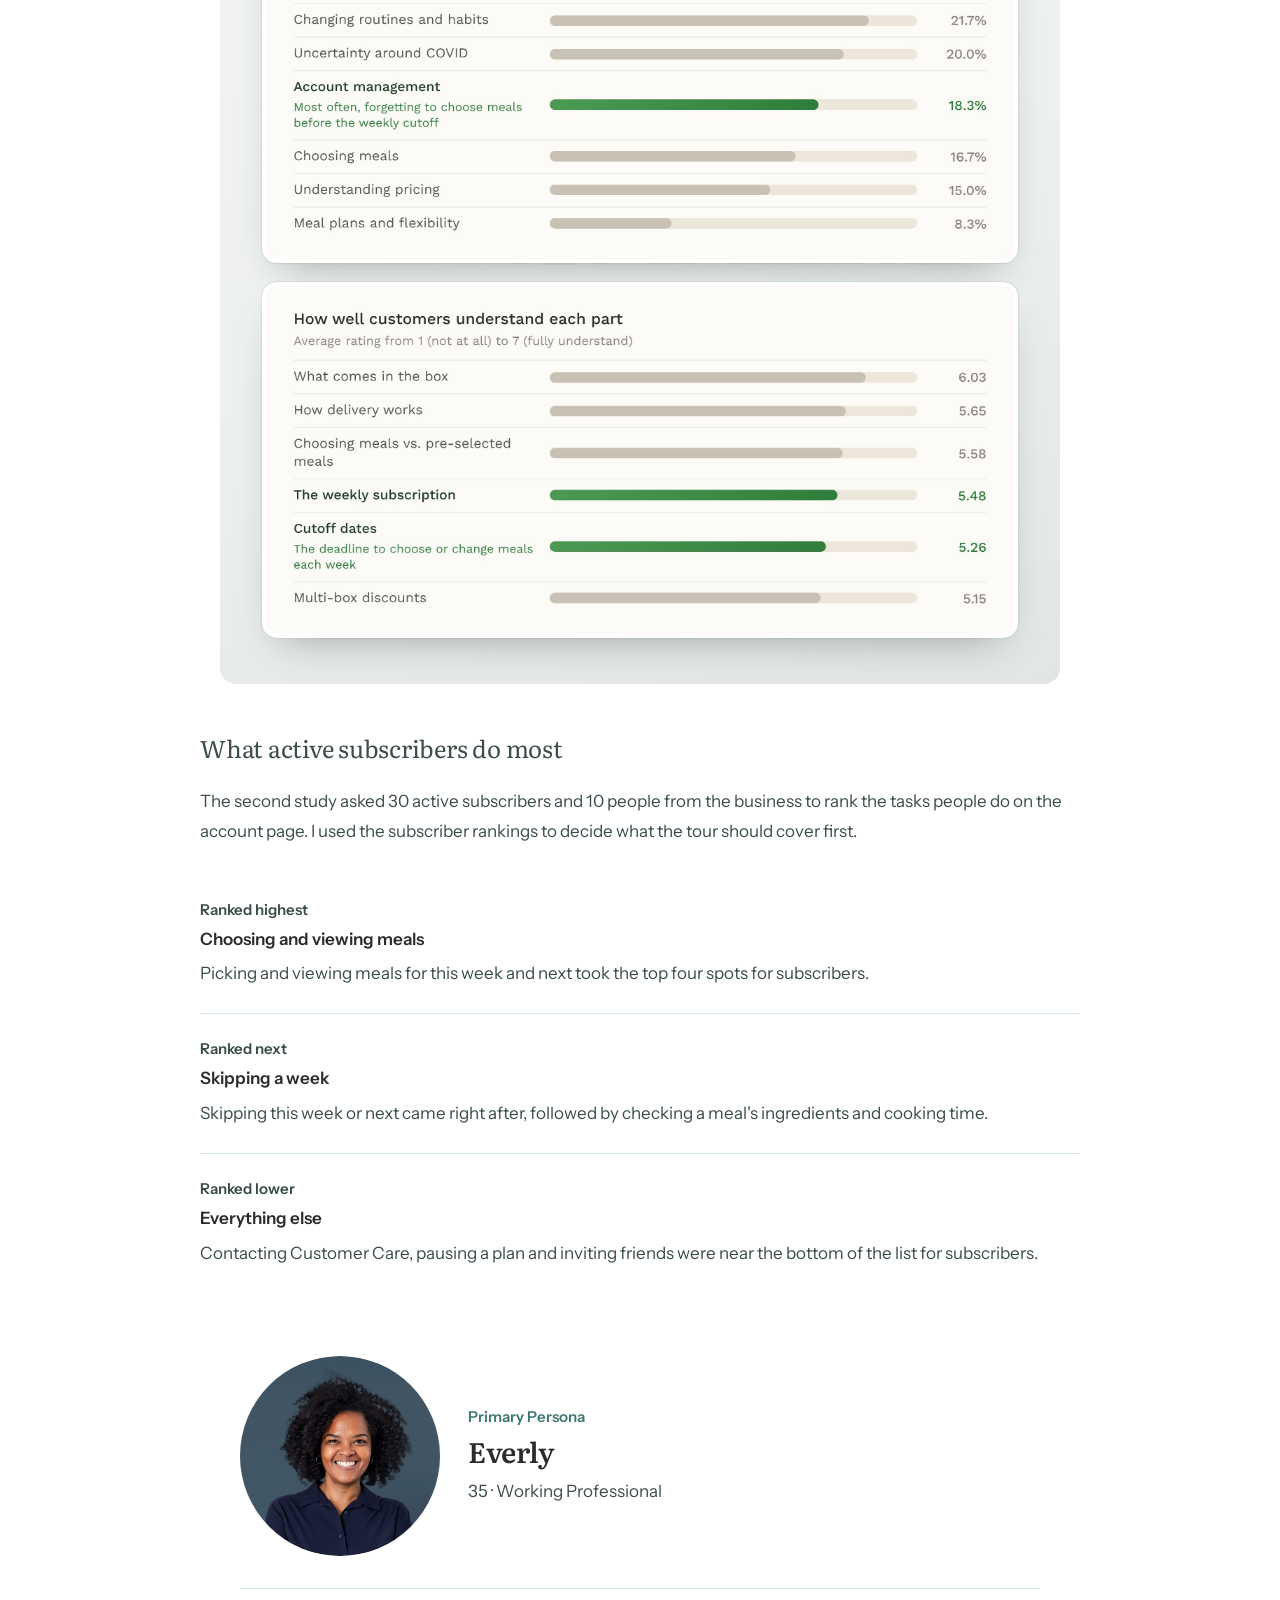
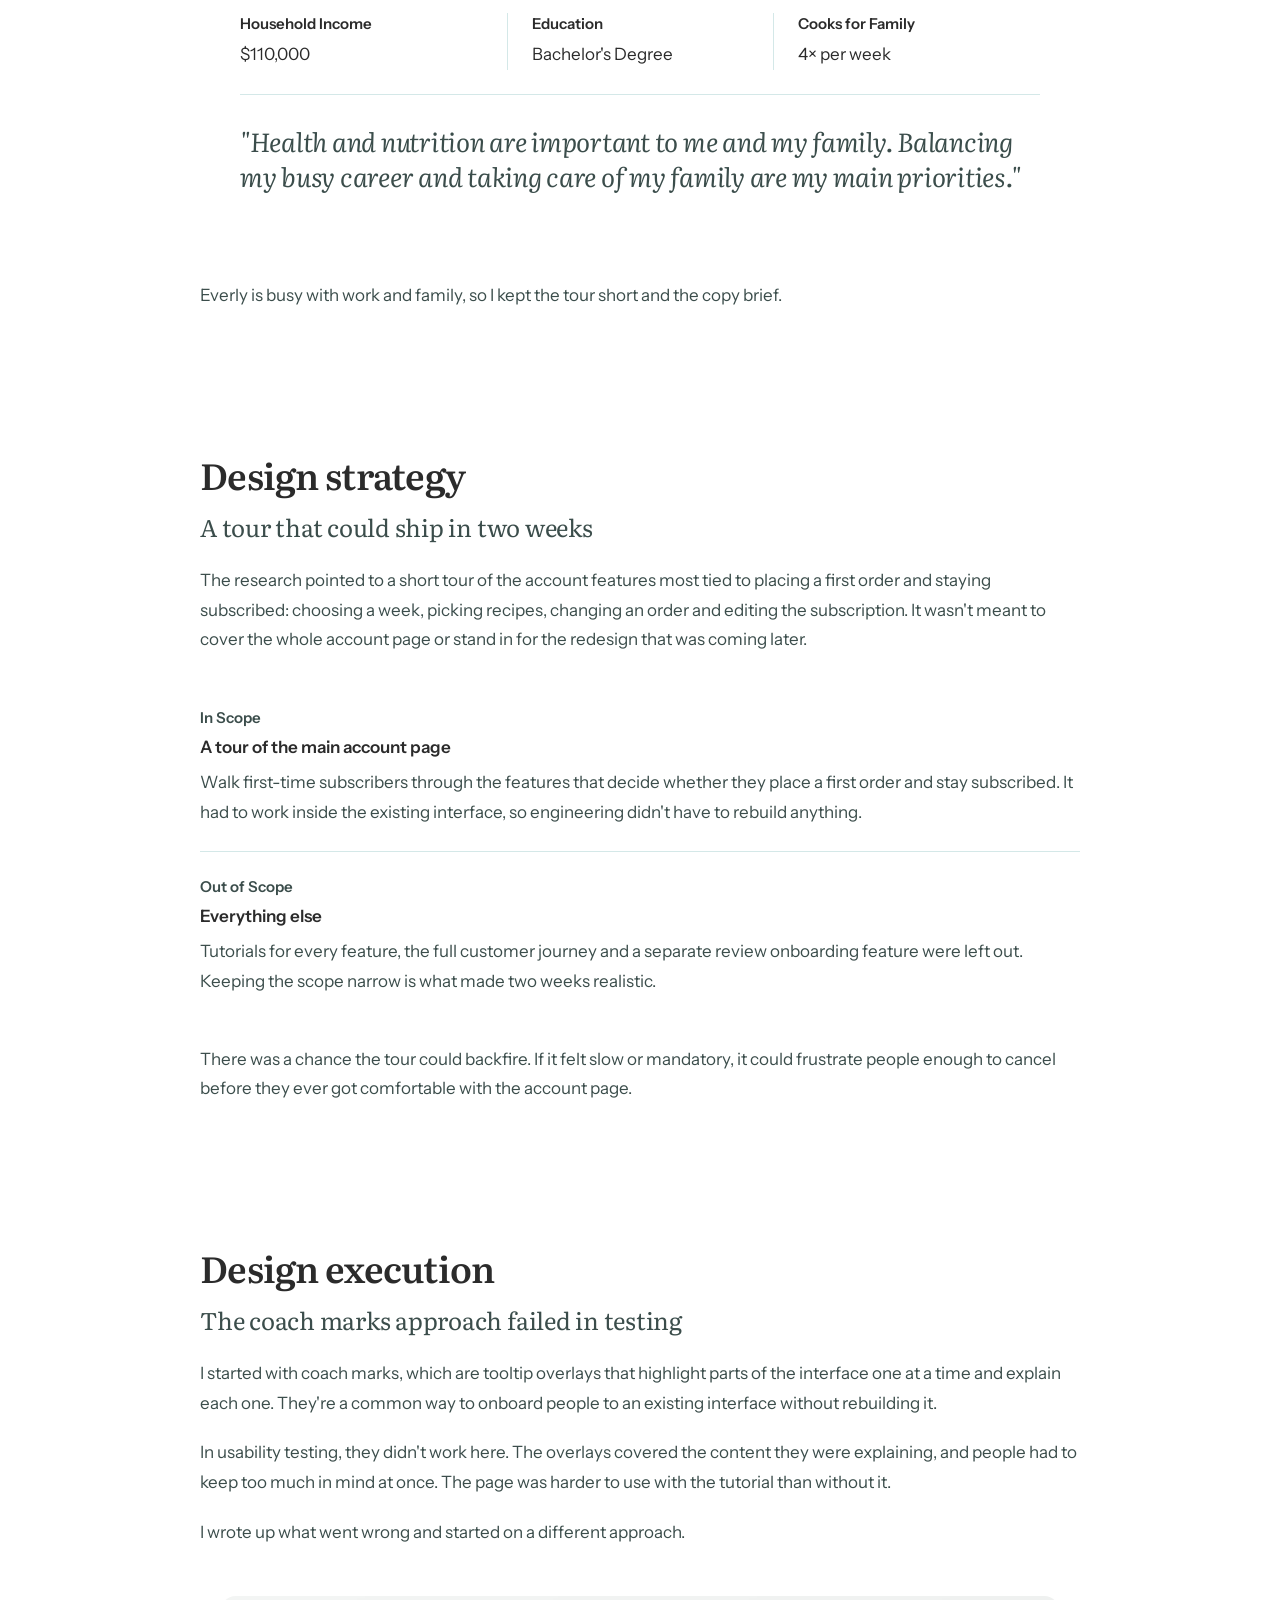
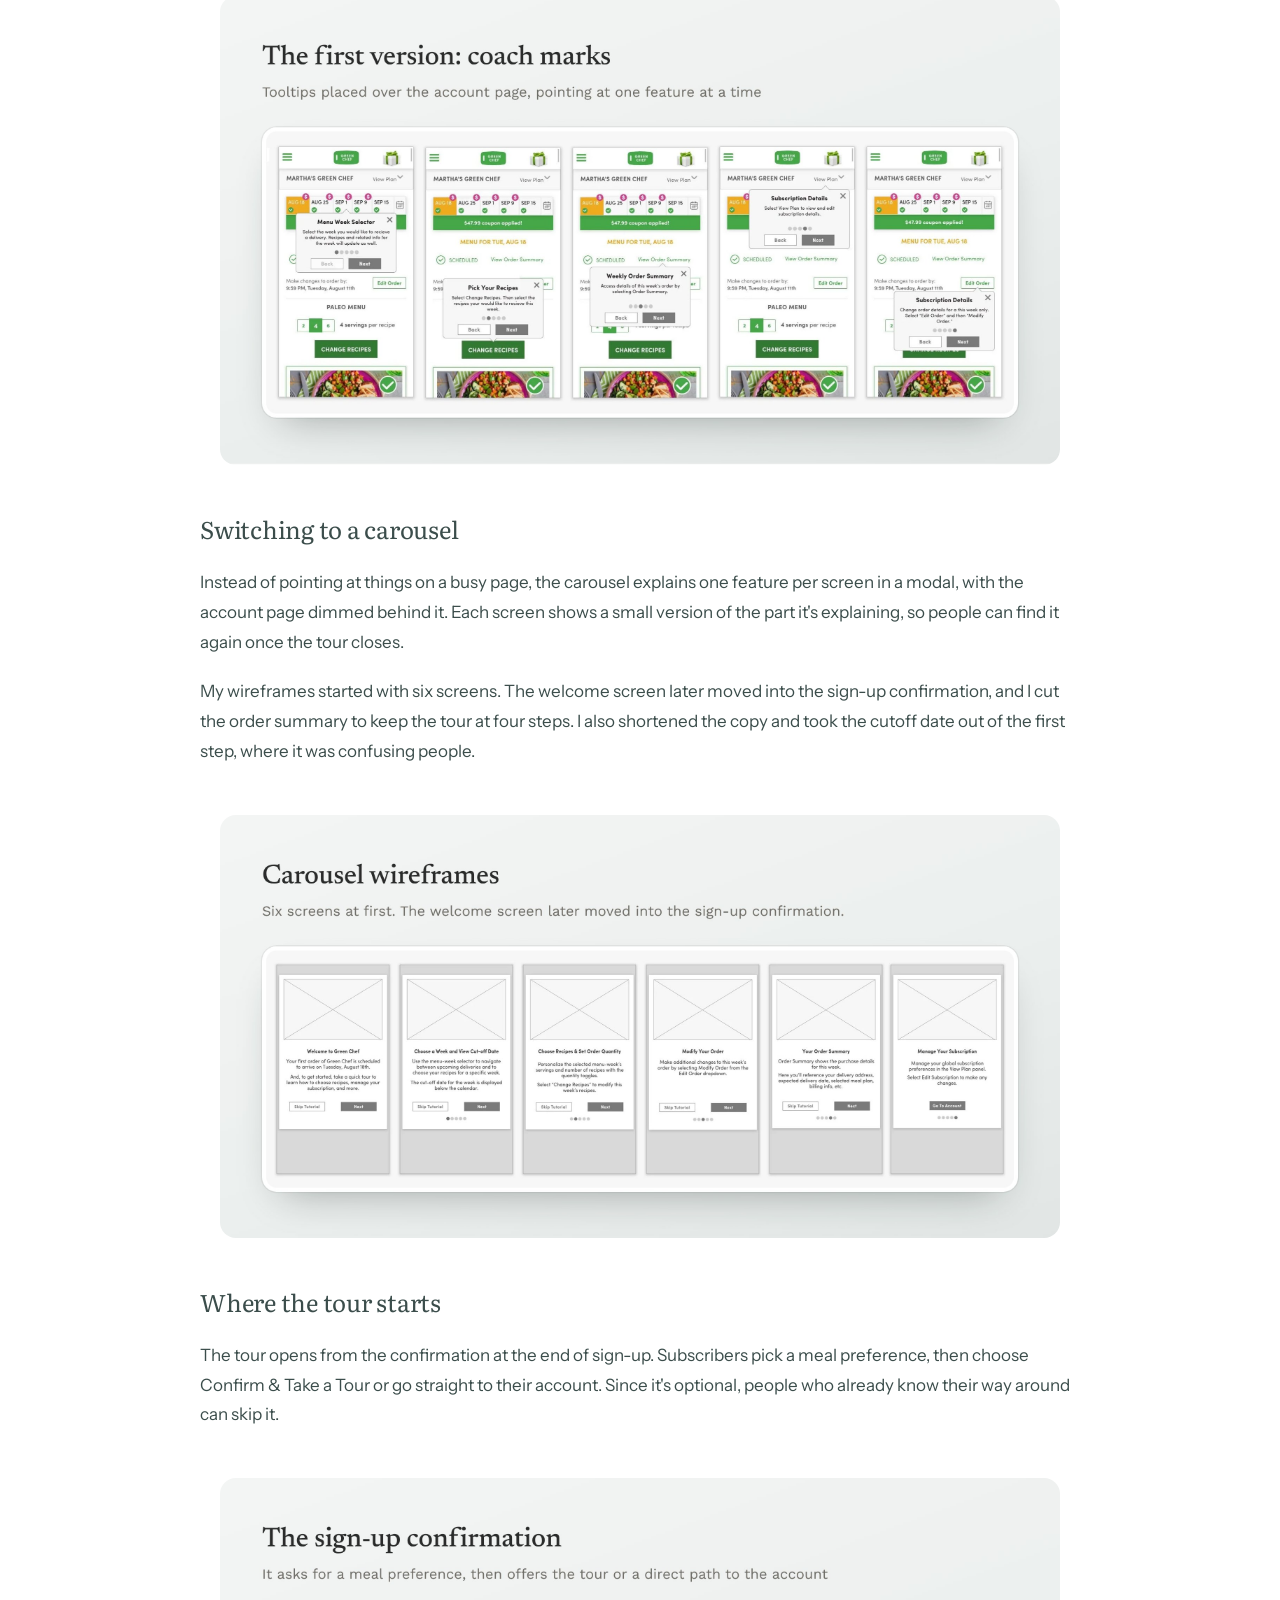
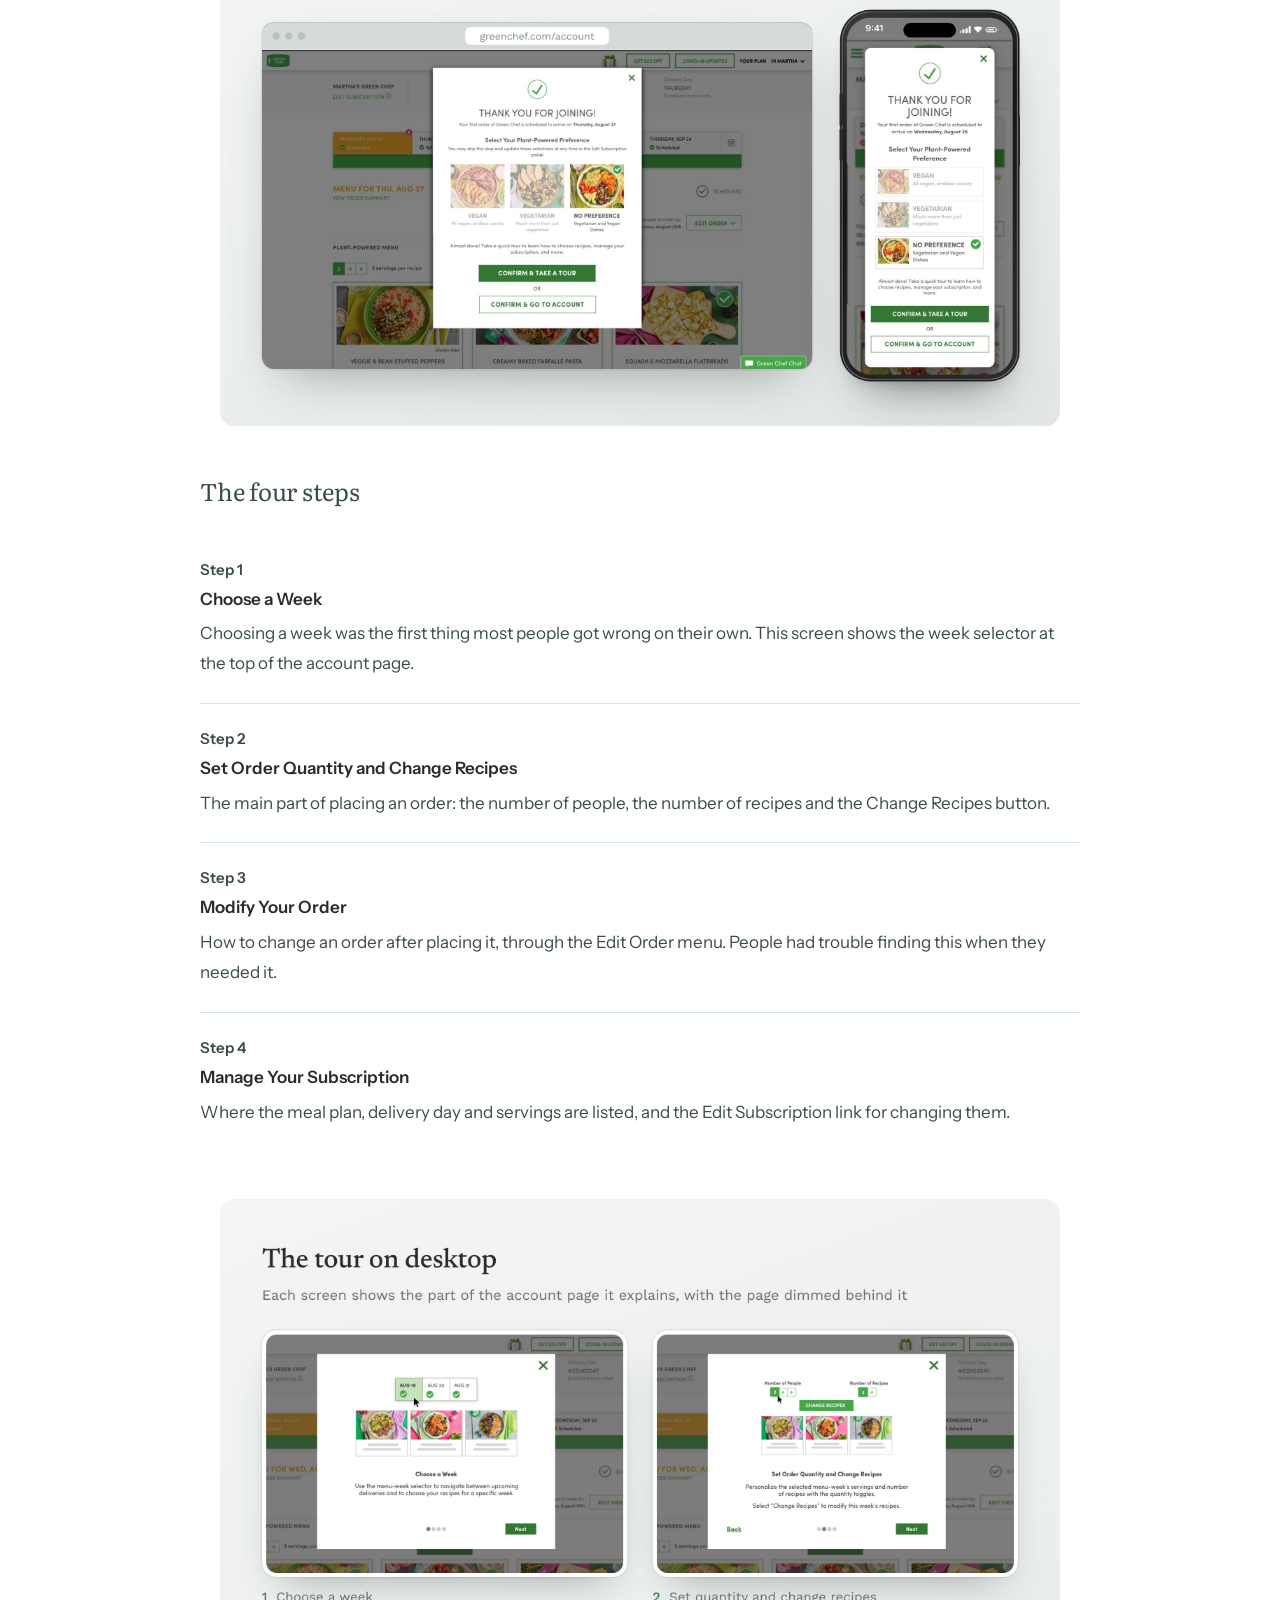
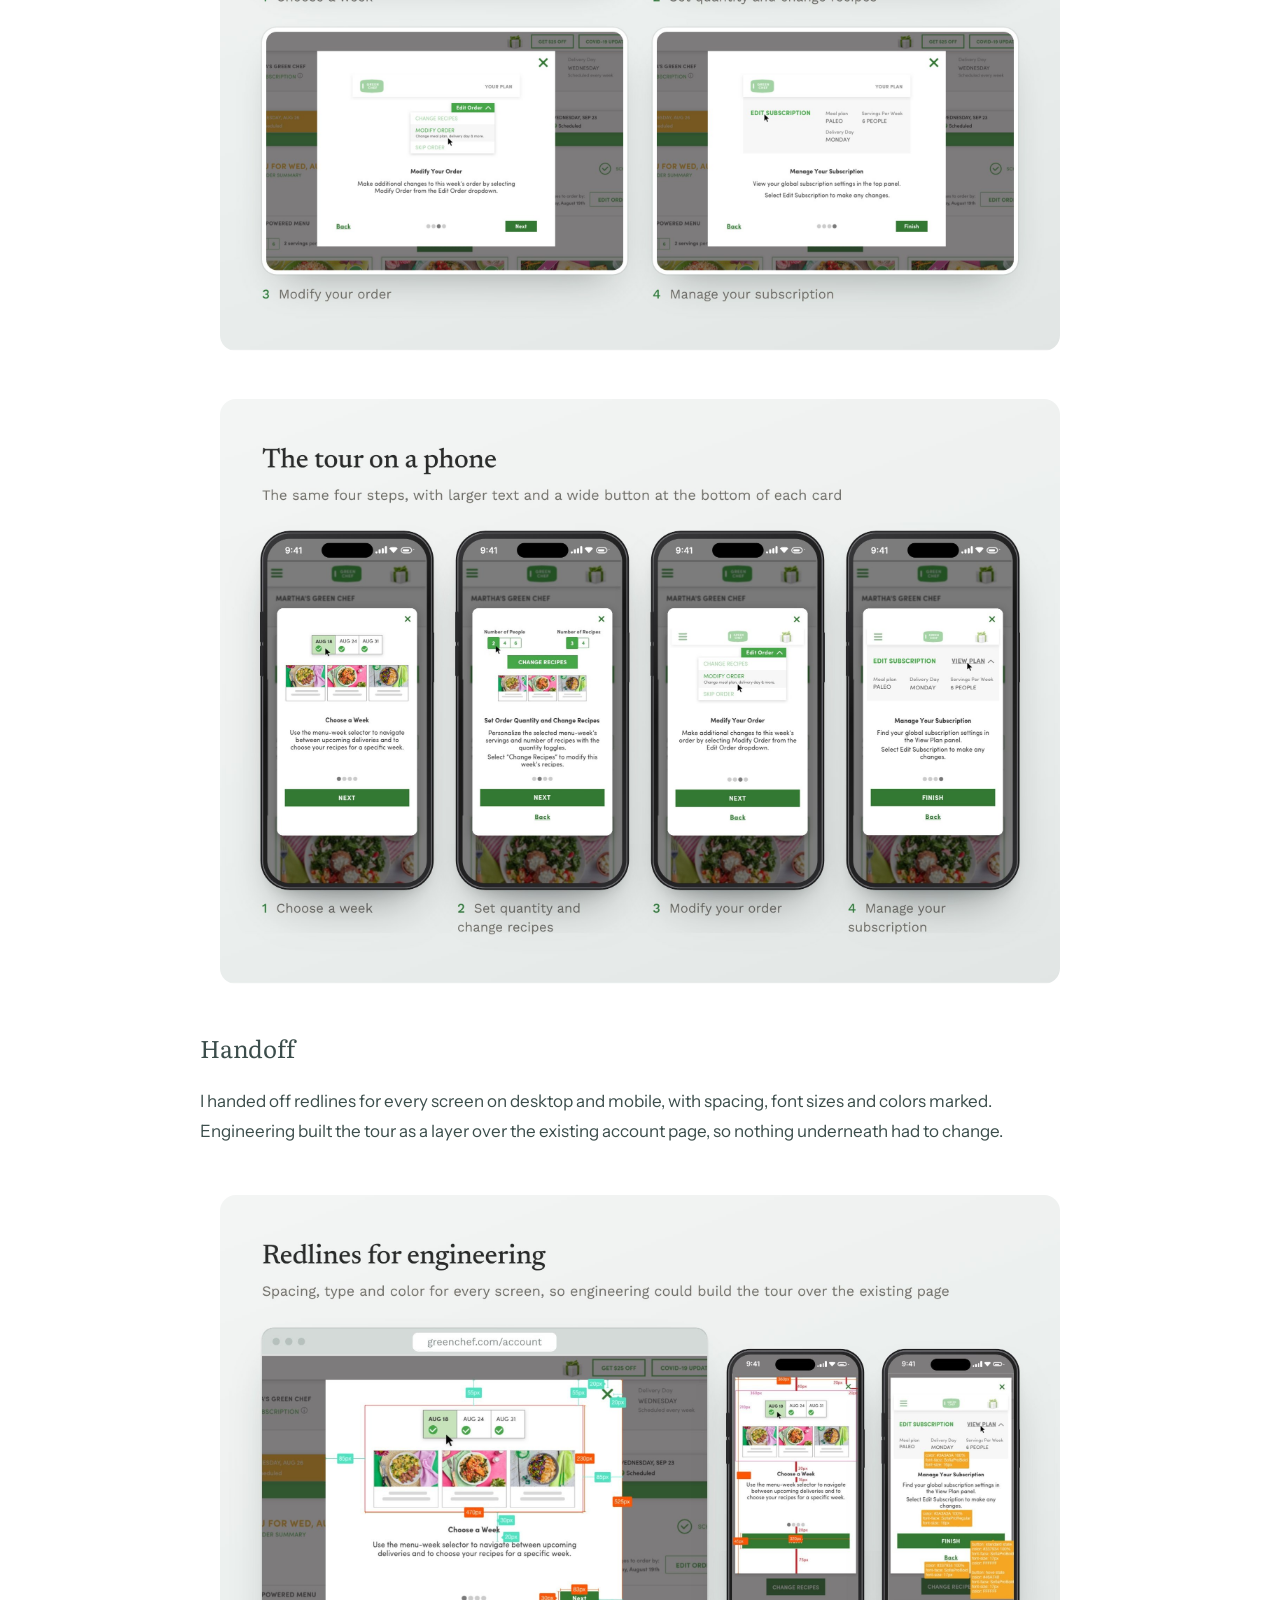
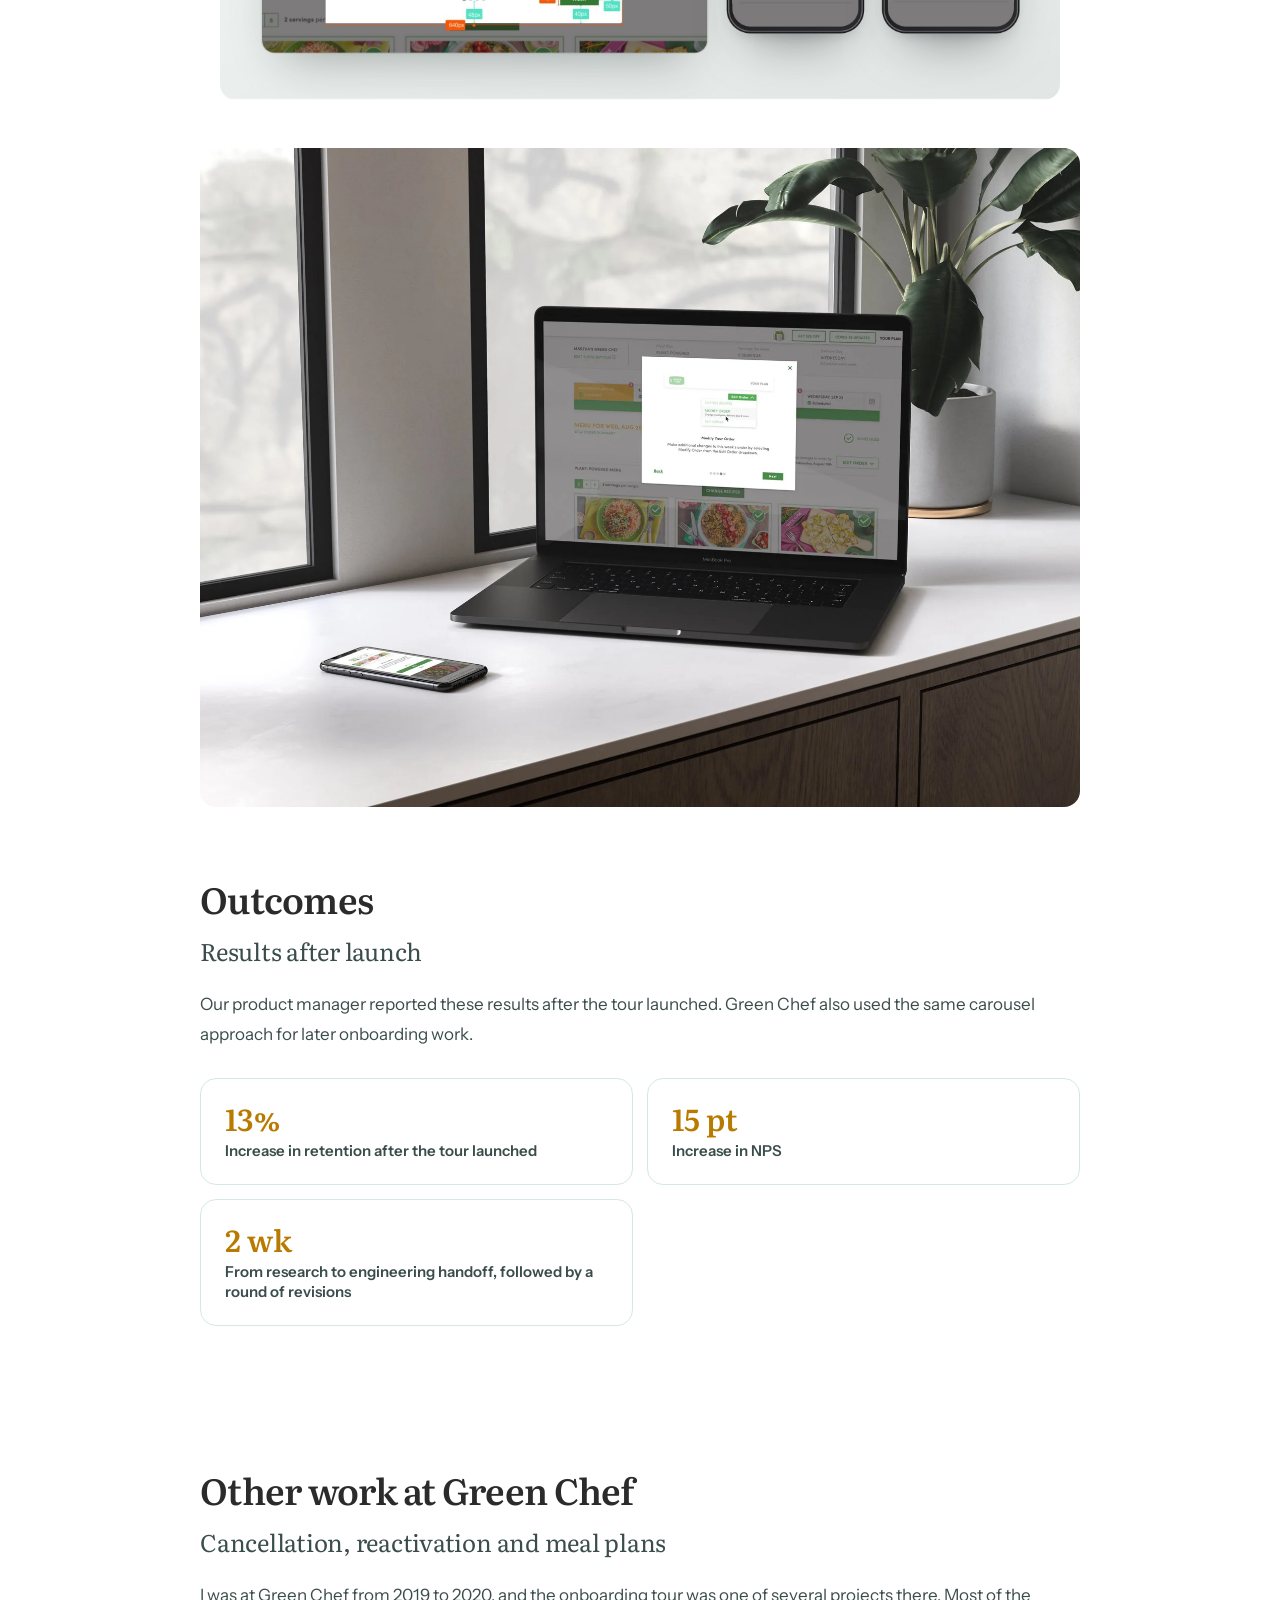
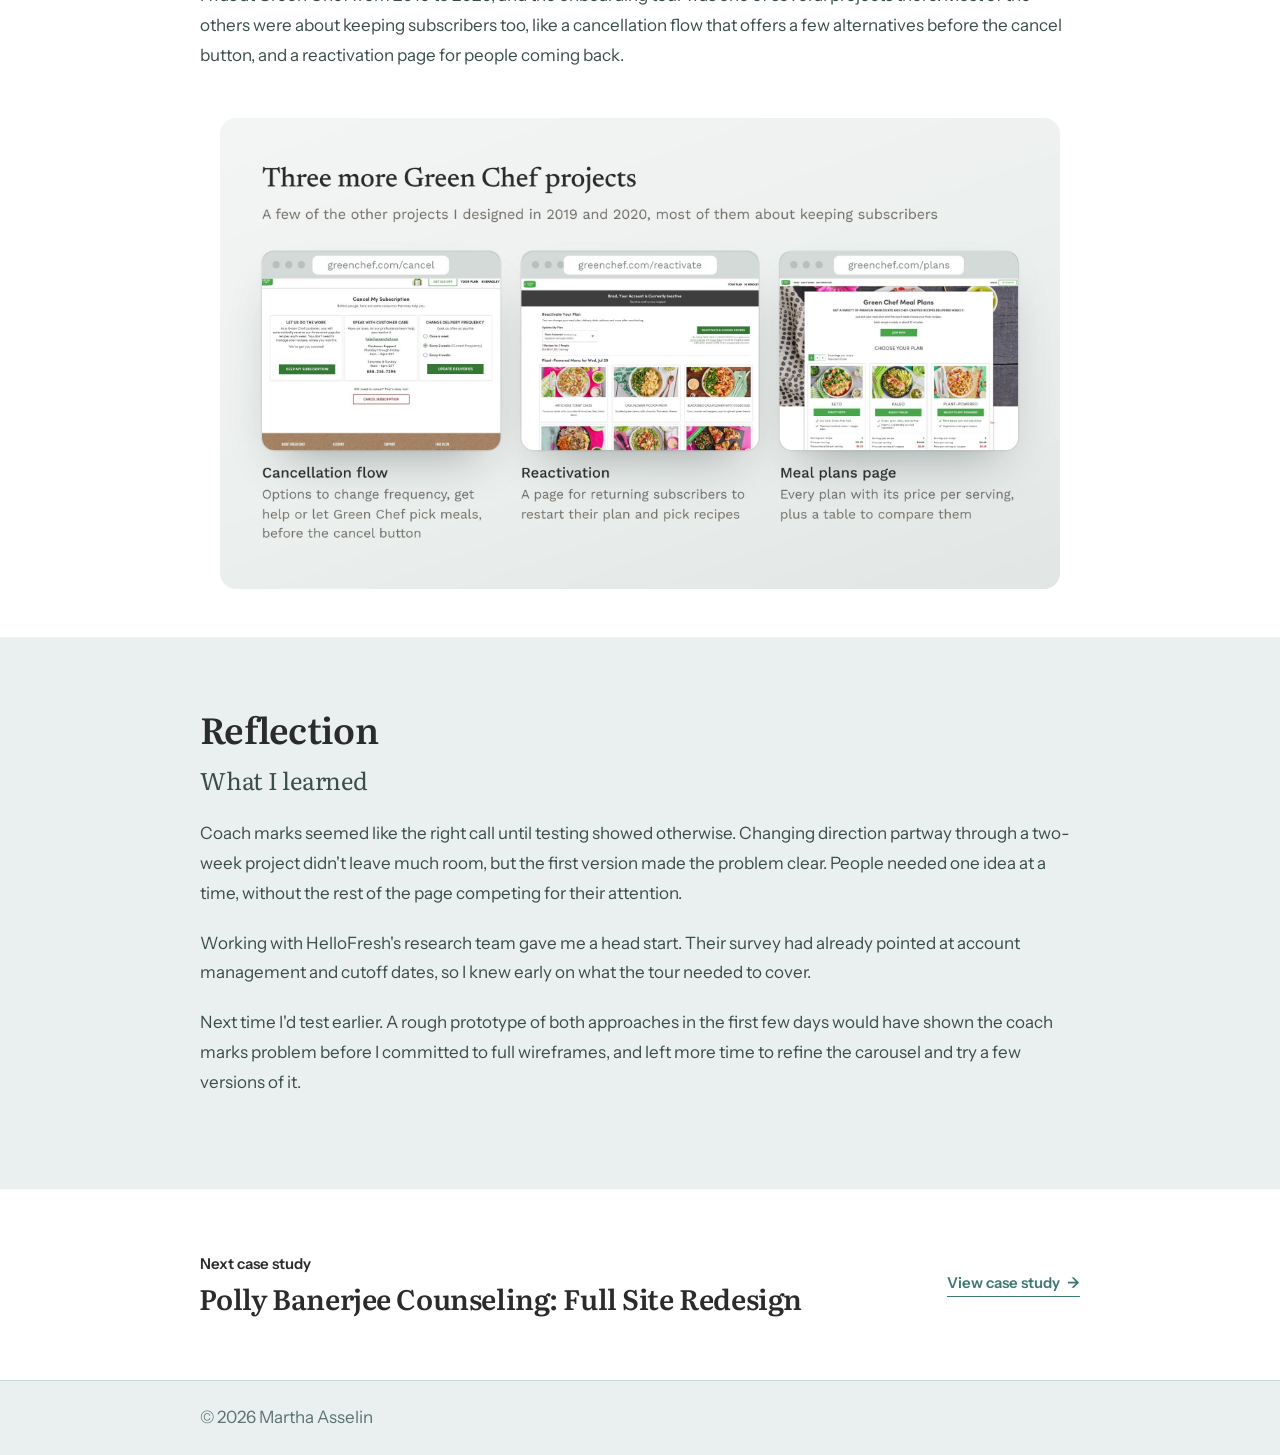
<file: case-studies/green-chef.html>
<!DOCTYPE html>
<html lang="en">
<head>
<meta charset="UTF-8">
<meta name="viewport" content="width=device-width, initial-scale=1.0">
<title>Green Chef, Martha Asselin</title>
<link rel="preconnect" href="https://fonts.googleapis.com">
<link rel="preconnect" href="https://fonts.gstatic.com" crossorigin>
<link rel="stylesheet" href="https://fonts.googleapis.com/css2?family=Literata:ital,opsz,wght@0,7..72,400;0,7..72,600;0,7..72,700;1,7..72,400&family=Instrument+Sans:wght@400;500;600&display=swap">
<link rel="stylesheet" href="../assets/css/main.css?v=56">
<link rel="icon" type="image/svg+xml" href="../favicon.svg">
<style>
  /* wm:start */
  /* Hero watermark: the Green Chef logo in place of mine on this case study.
     On wider screens it sits just after the H1, so it stays close to the title whatever its length. */
  .case-hero::before { background-image: url('../assets/images/greenchef-mark.png'); opacity: 0.22; top: 120px; }
  @media (min-width: 901px) {
    .case-hero::before { display: none; }
    .case-hero h1 { display: inline-block; position: relative; }
    .case-hero h1::after { content: ''; position: absolute; left: calc(100% + 48px); top: 50%; width: 176px; height: 101px; transform: translateY(-50%);
      background: url('../assets/images/greenchef-mark.png') center / contain no-repeat; opacity: 0.22; pointer-events: none; }
  }
  /* wm:end */
</style>
</head>
<body>

<nav class="nav-home" id="mainNav">
  <a href="../index.html" class="nav-logo">
    <svg width="36" height="36" viewBox="0 0 1032 1034" xmlns="http://www.w3.org/2000/svg" style="display:block;flex-shrink:0;">
      <path d="M520 60.5V95.5C749.198 95.5 935 281.302 935 510.5H970H1005C1005 242.642 787.858 25.5 520 25.5V60.5ZM970 510.5H935C935 739.698 749.198 925.5 520 925.5V960.5V995.5C787.858 995.5 1005 778.358 1005 510.5H970ZM520 960.5V925.5C290.802 925.5 105 739.698 105 510.5H70H35C35 778.358 252.142 995.5 520 995.5V960.5ZM70 510.5H105C105 281.302 290.802 95.5 520 95.5V60.5V25.5C252.142 25.5 35 242.642 35 510.5H70Z" fill="#B87A00"/>
      <line x1="157.353" y1="667.597" x2="406.097" y2="326.647" stroke="#B87A00" stroke-width="70" stroke-linecap="round"/>
      <path d="M670 319.5L887 664.5" stroke="#B87A00" stroke-width="70" stroke-linecap="round" fill="none"/>
      <line x1="666.449" y1="320.587" x2="413.587" y2="695.551" stroke="#B87A00" stroke-width="70" stroke-linecap="round"/>
      <line x1="520.44" y1="522.003" x2="794.439" y2="526.018" stroke="#B87A00" stroke-width="60"/>
      <line x1="413.32" y1="318.23" x2="650.73" y2="691.18" stroke="#B87A00" stroke-width="70" stroke-linecap="round"/>
    </svg>
    <span class="nav-name">Martha Asselin</span>
  </a>
  <div class="nav-right">
    <ul class="nav-links">
      <li><a href="../index.html">Home</a></li>
      <li><a href="../index.html#work" class="active">Work</a></li>
      <li><a href="../about.html">About</a></li>
      <li><a href="../index.html#contact">Contact</a></li>
    </ul>
  </div>
  <div class="progress-bar" id="progressBar"></div>
</nav>

<!-- HERO -->
<div class="case-hero reveal">
  <h1 class="t-display">Green Chef</h1>
  <p class="t-subtitle">Onboarding redesign</p>
  <div class="cs-summary">
    <div><h2 class="cs-summary-label">Problem</h2><p>New Green Chef subscribers were cancelling before they placed their first order. Many of them couldn't find their way around the account page, and a full redesign of that page was still months away.</p></div>
    <div><h2 class="cs-summary-label">Approach</h2><p>Working with HelloFresh's research team, I designed a short onboarding tour in two weeks. My first version used coach marks and didn't hold up in usability testing, so I switched to a carousel of four screens.</p></div>
    <div><h2 class="cs-summary-label">Result</h2><p>After launch, our product manager reported a 13% increase in retention and a 15-point rise in NPS. Green Chef also used the same carousel approach for later onboarding work.</p></div>
  </div>
  <div class="meta-row">
    <div class="meta-item">
      <div class="meta-label t-strip">Role</div>
      <div class="meta-value t-meta">UX/UI Designer</div>
    </div>
    <div class="meta-item" style="padding-left:20px">
      <div class="meta-label t-strip">Duration</div>
      <div class="meta-value t-meta">2 weeks + revisions<br>Aug to Sep 2020</div>
    </div>
    <div class="meta-item" style="padding-left:20px">
      <div class="meta-label t-strip">Platform</div>
      <div class="meta-value t-meta">Web App<br>Mobile + Desktop</div>
    </div>
    <div class="meta-item" style="padding-left:20px">
      <div class="meta-label t-strip">Tools</div>
      <div class="meta-value t-meta">Sketch &amp;<br>InVision</div>
    </div>
  </div>
</div>

<!-- HERO IMAGE -->
<div class="img-full reveal">
  <img src="../assets/images/cs-gc-hero.jpg?v=2" alt="The Choose a Week screen of the onboarding tour over the dimmed account page on desktop, next to the Set Order Quantity screen on a phone">
  <p class="img-caption">Fig 01. The onboarding tour on desktop and mobile, final design</p>
</div>

<!-- 01 CHALLENGE -->
<div class="case-section reveal" style="padding-bottom: 0">
  <h2 class="t-heading">The challenge</h2>
  <h3 class="t-subtitle">Subscribers were cancelling before their first order</h3>
  <p class="t-body">Green Chef is a meal kit service owned by HelloFresh, built around diet-specific plans like keto, paleo and plant-powered. Subscribers handle almost everything from their account page, including weekly menus, delivery dates, skipped weeks and subscription settings.</p>
  <p class="t-body">New subscribers weren't using it well. Many didn't know how to choose meals for a given week or change an order, and the page was cluttered enough that important features were easy to miss. Some cancelled before they'd placed a first order.</p>
  <p class="t-body">A full redesign of the account page was already on the roadmap, but it was months away. The team needed something that could ship within a few weeks inside the existing interface.</p>
</div>

<!-- Brand image 1 -->
<div class="img-brand reveal">
  <img src="../assets/images/cs-greenchef-brand1.jpg" alt="Green Chef meal kit with fresh ingredients and recipe cards">
</div>

<div class="divider"></div>

<!-- 02 RESEARCH -->
<div class="case-section reveal" style="padding-bottom: 24px">
  <h2 class="t-heading">Research and discovery</h2>
  <h3 class="t-subtitle">What customers struggled with</h3>
  <p class="t-body">I worked with HelloFresh's research team and used two of their studies. The first was a survey of 63 brand ambassadors, HelloFresh's direct sales staff, about the questions and problems they hear from customers during sign-up.</p>
  <p class="t-body">Account management came up in 18.3% of responses, and the most common problem was forgetting to choose meals before the weekly cutoff. Customers also had trouble finding where to change their delivery date, address or payment. When ambassadors rated how well customers understood each part of the service, cutoff dates and the weekly subscription were near the bottom.</p>
  <p class="t-body">The questions they heard most were about commitment and how the subscription works, like "Is there a contract?", "Can I skip? When?" and "When can I make changes until?"</p>
</div>

<div class="img-wide reveal">
  <img src="../assets/images/cs-gc-research.jpg" alt="Two charts from the brand ambassador survey: account management at 18.3% of responses about what customers struggle with, and cutoff dates rated 5.26 out of 7 for how well customers understand them">
  <p class="img-caption">Fig 02. Two findings from HelloFresh's brand ambassador survey, May 2020</p>
</div>

<div class="case-section reveal" style="padding-bottom: 24px">
  <h3 class="t-subtitle">What active subscribers do most</h3>
  <p class="t-body">The second study asked 30 active subscribers and 10 people from the business to rank the tasks people do on the account page. I used the subscriber rankings to decide what the tour should cover first.</p>
  <div class="decisions">
    <div class="decision">
      <p class="decision-num t-label">Ranked highest</p>
      <h3 class="t-subhead">Choosing and viewing meals</h3>
      <p class="t-body">Picking and viewing meals for this week and next took the top four spots for subscribers.</p>
    </div>
    <div class="decision">
      <p class="decision-num t-label">Ranked next</p>
      <h3 class="t-subhead">Skipping a week</h3>
      <p class="t-body">Skipping this week or next came right after, followed by checking a meal's ingredients and cooking time.</p>
    </div>
    <div class="decision">
      <p class="decision-num t-label">Ranked lower</p>
      <h3 class="t-subhead">Everything else</h3>
      <p class="t-body">Contacting Customer Care, pausing a plan and inviting friends were near the bottom of the list for subscribers.</p>
    </div>
  </div>
</div>

<!-- Persona -->
<div class="persona-wrap reveal">
  <div class="persona-card">
    <div class="persona-top">
      <img src="../assets/images/persona-everly.jpg" alt="Everly, primary persona" class="persona-photo">
      <div class="persona-intro">
        <p class="persona-tag t-label">Primary Persona</p>
        <p class="persona-name t-title">Everly</p>
        <p class="persona-role t-body">35 &middot; Working Professional</p>
      </div>
    </div>
    <div class="persona-stats">
      <div class="persona-stat">
        <p class="persona-stat-label t-label">Household Income</p>
        <p class="persona-stat-value t-body">$110,000</p>
      </div>
      <div class="persona-stat">
        <p class="persona-stat-label t-label">Education</p>
        <p class="persona-stat-value t-body">Bachelor's Degree</p>
      </div>
      <div class="persona-stat">
        <p class="persona-stat-label t-label">Cooks for Family</p>
        <p class="persona-stat-value t-body">4&times; per week</p>
      </div>
    </div>
    <blockquote class="persona-quote t-quote">"Health and nutrition are important to me and my family. Balancing my busy career and taking care of my family are my main priorities."</blockquote>
  </div>
  <p class="img-caption">Fig 03. Primary persona: Everly, 35 years old, $110K household income, cooks dinner for family four times per week</p>
</div>

<div class="case-section reveal">
  <p class="t-body">Everly is busy with work and family, so I kept the tour short and the copy brief.</p>
</div>

<div class="divider"></div>

<!-- 03 STRATEGY -->
<div class="case-section reveal">
  <h2 class="t-heading">Design strategy</h2>
  <h3 class="t-subtitle">A tour that could ship in two weeks</h3>
  <p class="t-body">The research pointed to a short tour of the account features most tied to placing a first order and staying subscribed: choosing a week, picking recipes, changing an order and editing the subscription. It wasn't meant to cover the whole account page or stand in for the redesign that was coming later.</p>
  <div class="decisions">
    <div class="decision">
      <p class="decision-num t-label">In Scope</p>
      <h3 class="t-subhead">A tour of the main account page</h3>
      <p class="t-body">Walk first-time subscribers through the features that decide whether they place a first order and stay subscribed. It had to work inside the existing interface, so engineering didn't have to rebuild anything.</p>
    </div>
    <div class="decision">
      <p class="decision-num t-label">Out of Scope</p>
      <h3 class="t-subhead">Everything else</h3>
      <p class="t-body">Tutorials for every feature, the full customer journey and a separate review onboarding feature were left out. Keeping the scope narrow is what made two weeks realistic.</p>
    </div>
  </div>
  <p class="t-body" style="margin-top:24px;">There was a chance the tour could backfire. If it felt slow or mandatory, it could frustrate people enough to cancel before they ever got comfortable with the account page.</p>
</div>

<div class="divider"></div>

<!-- 04 EXECUTION -->
<div class="case-section reveal" style="padding-bottom: 0">
  <h2 class="t-heading">Design execution</h2>
  <h3 class="t-subtitle">The coach marks approach failed in testing</h3>
  <p class="t-body">I started with coach marks, which are tooltip overlays that highlight parts of the interface one at a time and explain each one. They're a common way to onboard people to an existing interface without rebuilding it.</p>
  <p class="t-body">In usability testing, they didn't work here. The overlays covered the content they were explaining, and people had to keep too much in mind at once. The page was harder to use with the tutorial than without it.</p>
  <p class="t-body">I wrote up what went wrong and started on a different approach.</p>
</div>

<div class="img-wide reveal">
  <img src="../assets/images/cs-gc-coach.jpg" alt="The first version on mobile: five coach mark tooltips over the Green Chef account page">
  <p class="img-caption">Fig 04. The first version, with coach marks over the account page</p>
</div>

<div class="case-section reveal" style="padding-bottom: 0">
  <h3 class="t-subtitle">Switching to a carousel</h3>
  <p class="t-body">Instead of pointing at things on a busy page, the carousel explains one feature per screen in a modal, with the account page dimmed behind it. Each screen shows a small version of the part it's explaining, so people can find it again once the tour closes.</p>
  <p class="t-body">My wireframes started with six screens. The welcome screen later moved into the sign-up confirmation, and I cut the order summary to keep the tour at four steps. I also shortened the copy and took the cutoff date out of the first step, where it was confusing people.</p>
</div>

<div class="img-wide reveal">
  <img src="../assets/images/cs-gc-wire.jpg" alt="Carousel wireframes: six screens, one idea per screen">
  <p class="img-caption">Fig 05. Carousel wireframes, before the tour was cut to four steps</p>
</div>

<div class="case-section reveal" style="padding-bottom: 0">
  <h3 class="t-subtitle">Where the tour starts</h3>
  <p class="t-body">The tour opens from the confirmation at the end of sign-up. Subscribers pick a meal preference, then choose Confirm &amp; Take a Tour or go straight to their account. Since it's optional, people who already know their way around can skip it.</p>
</div>

<div class="img-wide reveal">
  <img src="../assets/images/cs-gc-start.jpg?v=2" alt="The Thank You for Joining confirmation on desktop and mobile, with meal preference options and the Confirm and Take a Tour button">
  <p class="img-caption">Fig 06. The sign-up confirmation, where subscribers choose the tour or their account</p>
</div>

<div class="case-section reveal" style="padding-bottom: 0">
  <h3 class="t-subtitle">The four steps</h3>
  <div class="decisions">
    <div class="decision">
      <p class="decision-num t-label">Step 1</p>
      <h3 class="t-subhead">Choose a Week</h3>
      <p class="t-body">Choosing a week was the first thing most people got wrong on their own. This screen shows the week selector at the top of the account page.</p>
    </div>
    <div class="decision">
      <p class="decision-num t-label">Step 2</p>
      <h3 class="t-subhead">Set Order Quantity and Change Recipes</h3>
      <p class="t-body">The main part of placing an order: the number of people, the number of recipes and the Change Recipes button.</p>
    </div>
    <div class="decision">
      <p class="decision-num t-label">Step 3</p>
      <h3 class="t-subhead">Modify Your Order</h3>
      <p class="t-body">How to change an order after placing it, through the Edit Order menu. People had trouble finding this when they needed it.</p>
    </div>
    <div class="decision">
      <p class="decision-num t-label">Step 4</p>
      <h3 class="t-subhead">Manage Your Subscription</h3>
      <p class="t-body">Where the meal plan, delivery day and servings are listed, and the Edit Subscription link for changing them.</p>
    </div>
  </div>
</div>

<div class="img-wide reveal">
  <img src="../assets/images/cs-gc-desktop.jpg" alt="The four tour screens on desktop: Choose a Week, Set Order Quantity and Change Recipes, Modify Your Order, and Manage Your Subscription">
  <p class="img-caption">Fig 07. The four steps on desktop, final design</p>
</div>

<div class="img-wide reveal">
  <img src="../assets/images/cs-gc-mobile.jpg" alt="The same four tour screens on a phone, each with a full-width Next or Finish button">
  <p class="img-caption">Fig 08. The four steps on a phone, final design</p>
</div>

<div class="case-section reveal" style="padding-bottom: 0">
  <h3 class="t-subtitle">Handoff</h3>
  <p class="t-body">I handed off redlines for every screen on desktop and mobile, with spacing, font sizes and colors marked. Engineering built the tour as a layer over the existing account page, so nothing underneath had to change.</p>
</div>

<div class="img-wide reveal">
  <img src="../assets/images/cs-gc-redlines.jpg?v=2" alt="Redlines for the Choose a Week screen on desktop and mobile, and type specs for the Manage Your Subscription screen">
  <p class="img-caption">Fig 09. Redlines for the Choose a Week and Manage Your Subscription screens</p>
</div>

<!-- Brand image 2 -->
<div class="img-brand reveal">
  <img src="../assets/images/cs-greenchef-brand2.webp" alt="The Modify Your Order screen of the tour on a laptop, with a phone beside it">
</div>

<div class="divider"></div>

<!-- 05 OUTCOMES -->
<div class="case-section reveal">
  <h2 class="t-heading">Outcomes</h2>
  <h3 class="t-subtitle">Results after launch</h3>
  <p class="t-body">Our product manager reported these results after the tour launched. Green Chef also used the same carousel approach for later onboarding work.</p>
  <div class="outcomes-grid">
    <div class="outcome-card">
      <div class="outcome-num t-numeral">13%</div>
      <div class="outcome-label t-label">Increase in retention after the tour launched</div>
    </div>
    <div class="outcome-card">
      <div class="outcome-num t-numeral">15 pt</div>
      <div class="outcome-label t-label">Increase in NPS</div>
    </div>
    <div class="outcome-card">
      <div class="outcome-num t-numeral">2 wk</div>
      <div class="outcome-label t-label">From research to engineering handoff, followed by a round of revisions</div>
    </div>
  </div>
</div>

<div class="divider"></div>

<!-- 06 OTHER WORK -->
<div class="case-section reveal" style="padding-bottom: 0">
  <h2 class="t-heading">Other work at Green Chef</h2>
  <h3 class="t-subtitle">Cancellation, reactivation and meal plans</h3>
  <p class="t-body">I was at Green Chef from 2019 to 2020, and the onboarding tour was one of several projects there. Most of the others were about keeping subscribers too, like a cancellation flow that offers a few alternatives before the cancel button, and a reactivation page for people coming back.</p>
</div>

<div class="img-wide reveal">
  <img src="../assets/images/cs-gc-other.jpg?v=2" alt="Three other Green Chef designs: the Cancel My Subscription page, the reactivation page, and the meal plans page">
  <p class="img-caption">Fig 10. The cancellation flow, reactivation page and meal plans page</p>
</div>

<!-- REFLECTION -->
<div class="reflection on-dark">
  <div class="reflection-inner reveal">
    <h2 class="t-heading">Reflection</h2>
    <h3 class="t-subtitle">What I learned</h3>
    <p class="t-body">Coach marks seemed like the right call until testing showed otherwise. Changing direction partway through a two-week project didn't leave much room, but the first version made the problem clear. People needed one idea at a time, without the rest of the page competing for their attention.</p>
    <p class="t-body">Working with HelloFresh's research team gave me a head start. Their survey had already pointed at account management and cutoff dates, so I knew early on what the tour needed to cover.</p>
    <p class="t-body">Next time I'd test earlier. A rough prototype of both approaches in the first few days would have shown the coach marks problem before I committed to full wireframes, and left more time to refine the carousel and try a few versions of it.</p>
  </div>
</div>

<!-- NEXT CASE -->
<div class="next-case reveal">
  <div>
    <p class="next-label t-label">Next case study</p>
    <p class="next-title t-title">Polly Banerjee Counseling: Full Site Redesign</p>
  </div>
  <a href="polly-banerjee.html" class="next-link t-action">View case study</a>
</div>

<footer>
  <span>&copy; 2026 Martha Asselin</span>
</footer>

<script>
  function copyEmail() {
    navigator.clipboard.writeText('marthaasselin@gmail.com').then(() => {
      let t = document.getElementById('copyToast');
      if (!t) { t = document.createElement('div'); t.id = 'copyToast'; t.className = 'copy-toast'; document.body.appendChild(t); }
      t.textContent = 'Copied: marthaasselin@gmail.com';
      t.classList.add('show');
      clearTimeout(t._timer);
      t._timer = setTimeout(() => t.classList.remove('show'), 2400);
    }).catch(() => { window.location.href = 'mailto:marthaasselin@gmail.com'; });
  }

  window.addEventListener('scroll', () => {
    document.getElementById('mainNav').classList.toggle('scrolled', window.scrollY > 60);
    const pct = window.scrollY / (document.body.scrollHeight - window.innerHeight) * 100;
    document.getElementById('progressBar').style.width = pct + '%';
  }, { passive: true });

  const obs = new IntersectionObserver(entries => {
    entries.forEach(e => { if (e.isIntersecting) e.target.classList.add('visible'); });
  }, { threshold: 0.07, rootMargin: '0px 0px -28px 0px' });
  document.querySelectorAll('.reveal').forEach(el => obs.observe(el));
</script>
</body>
</html>
</file>
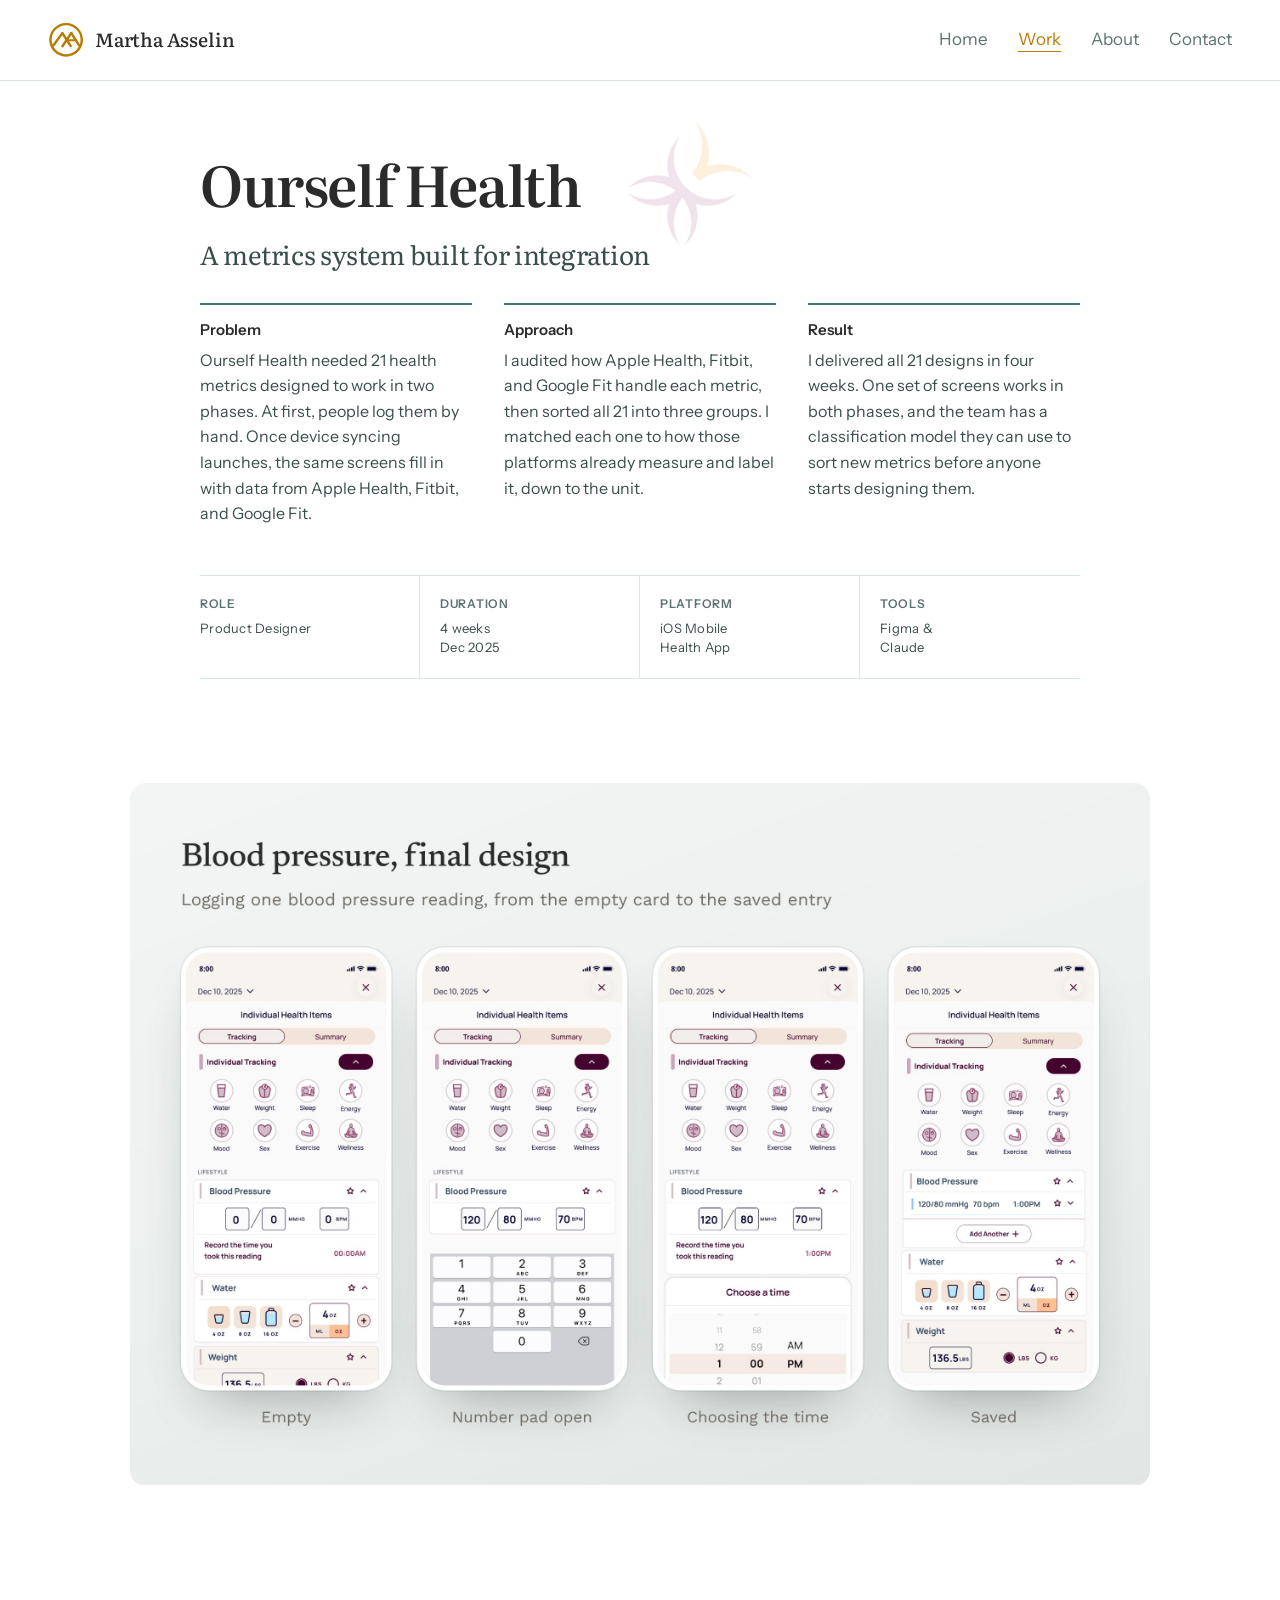
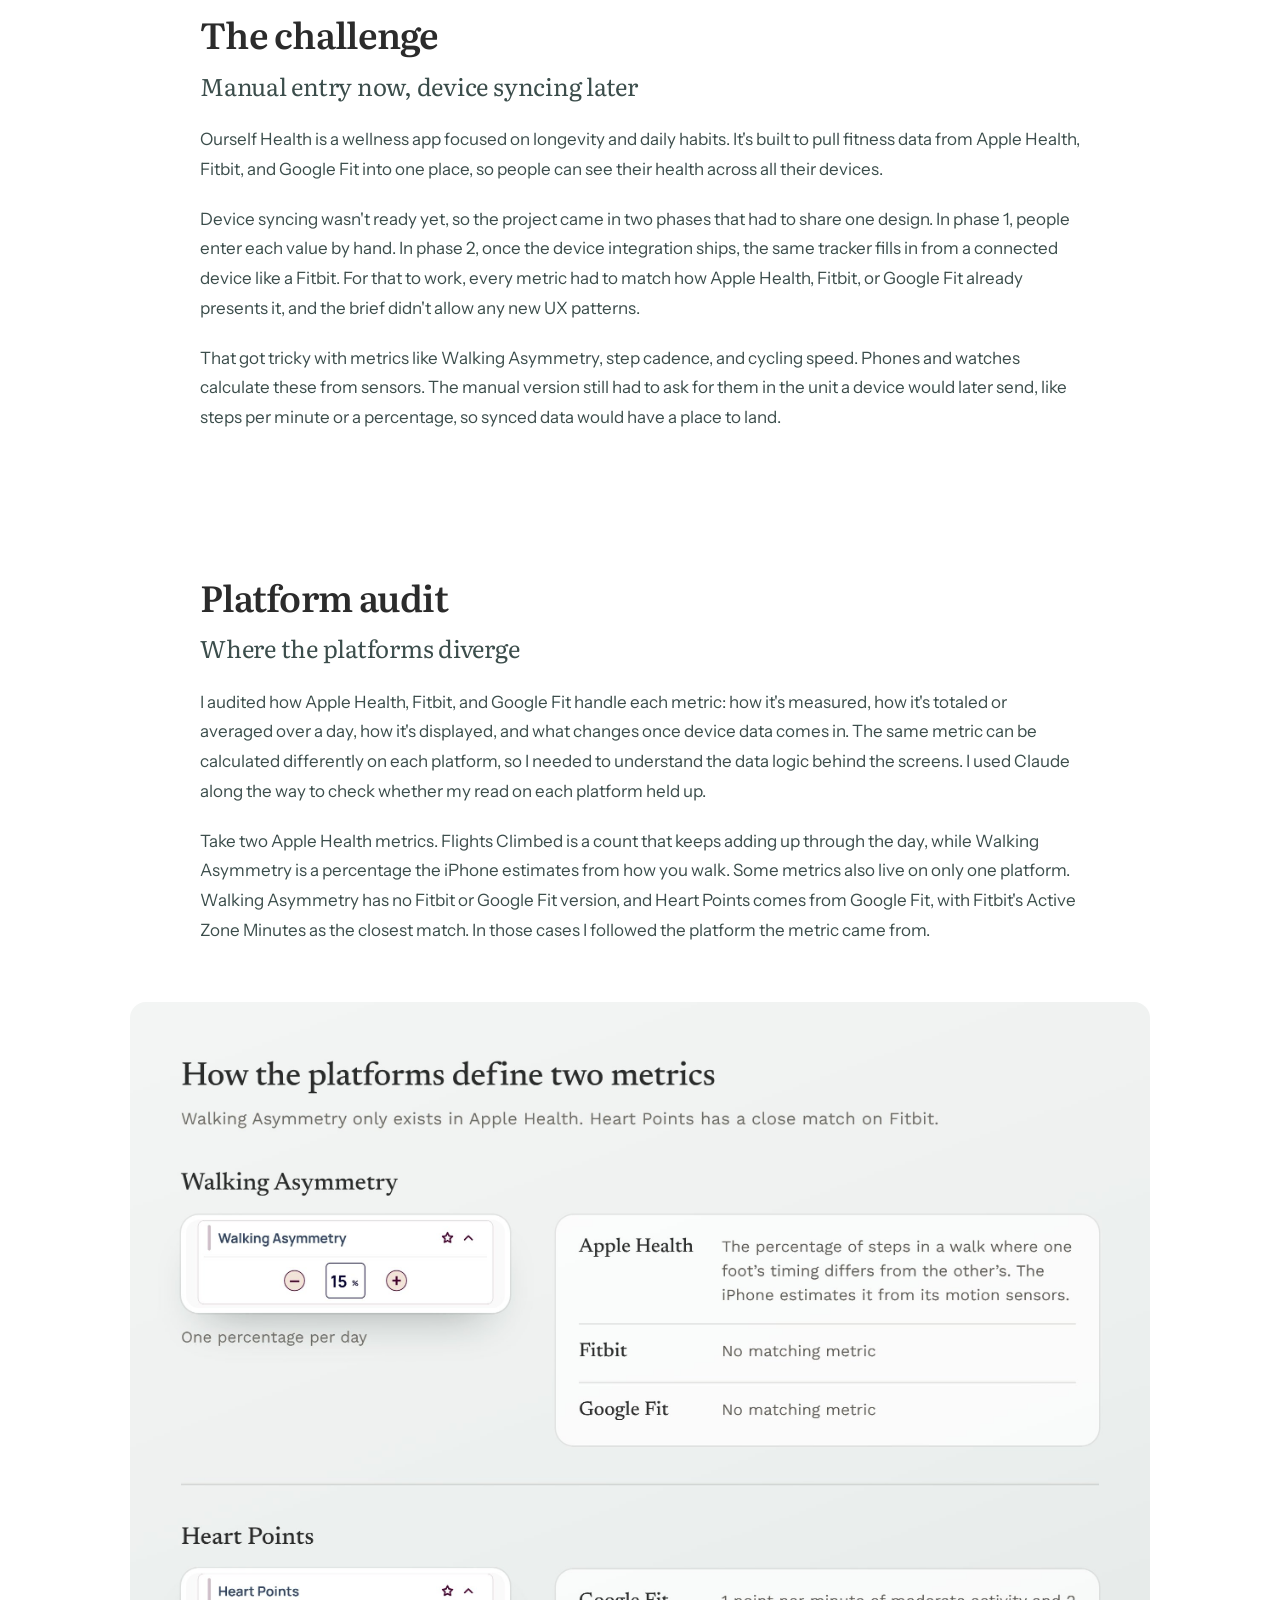
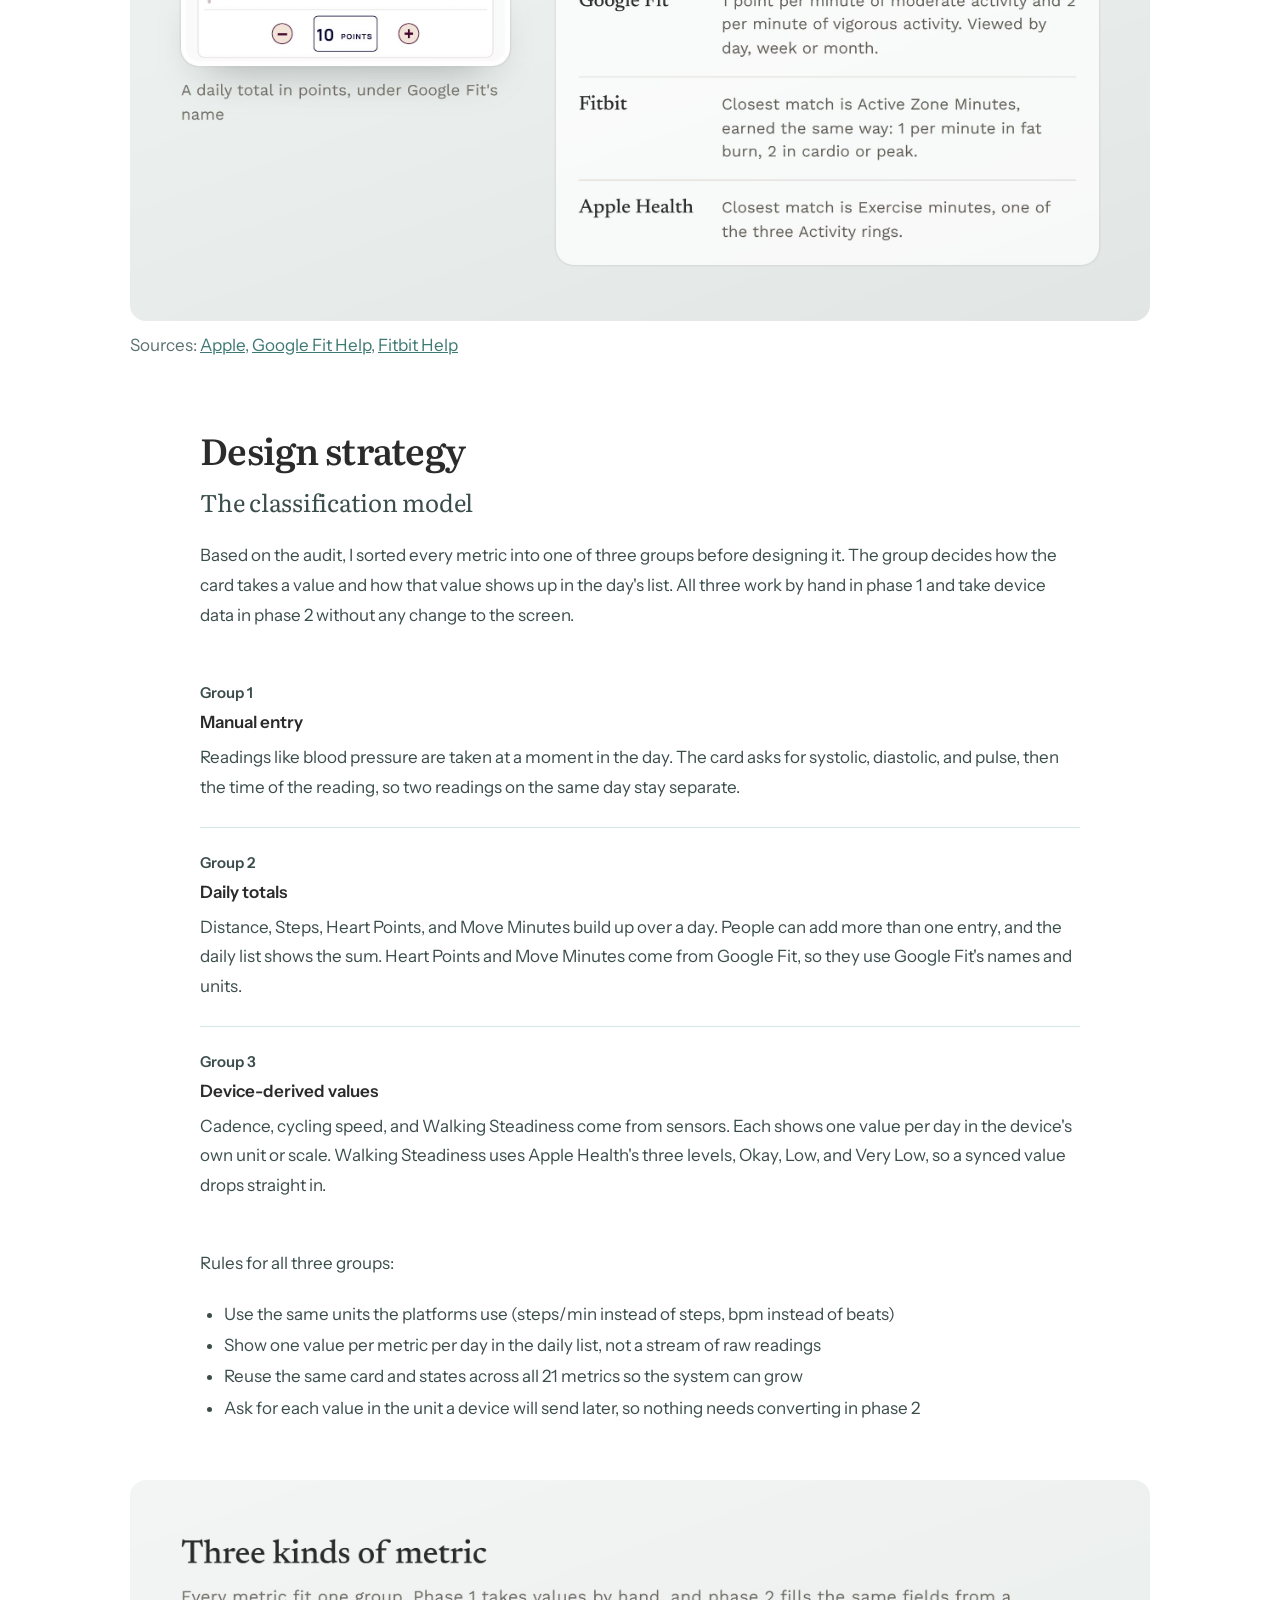
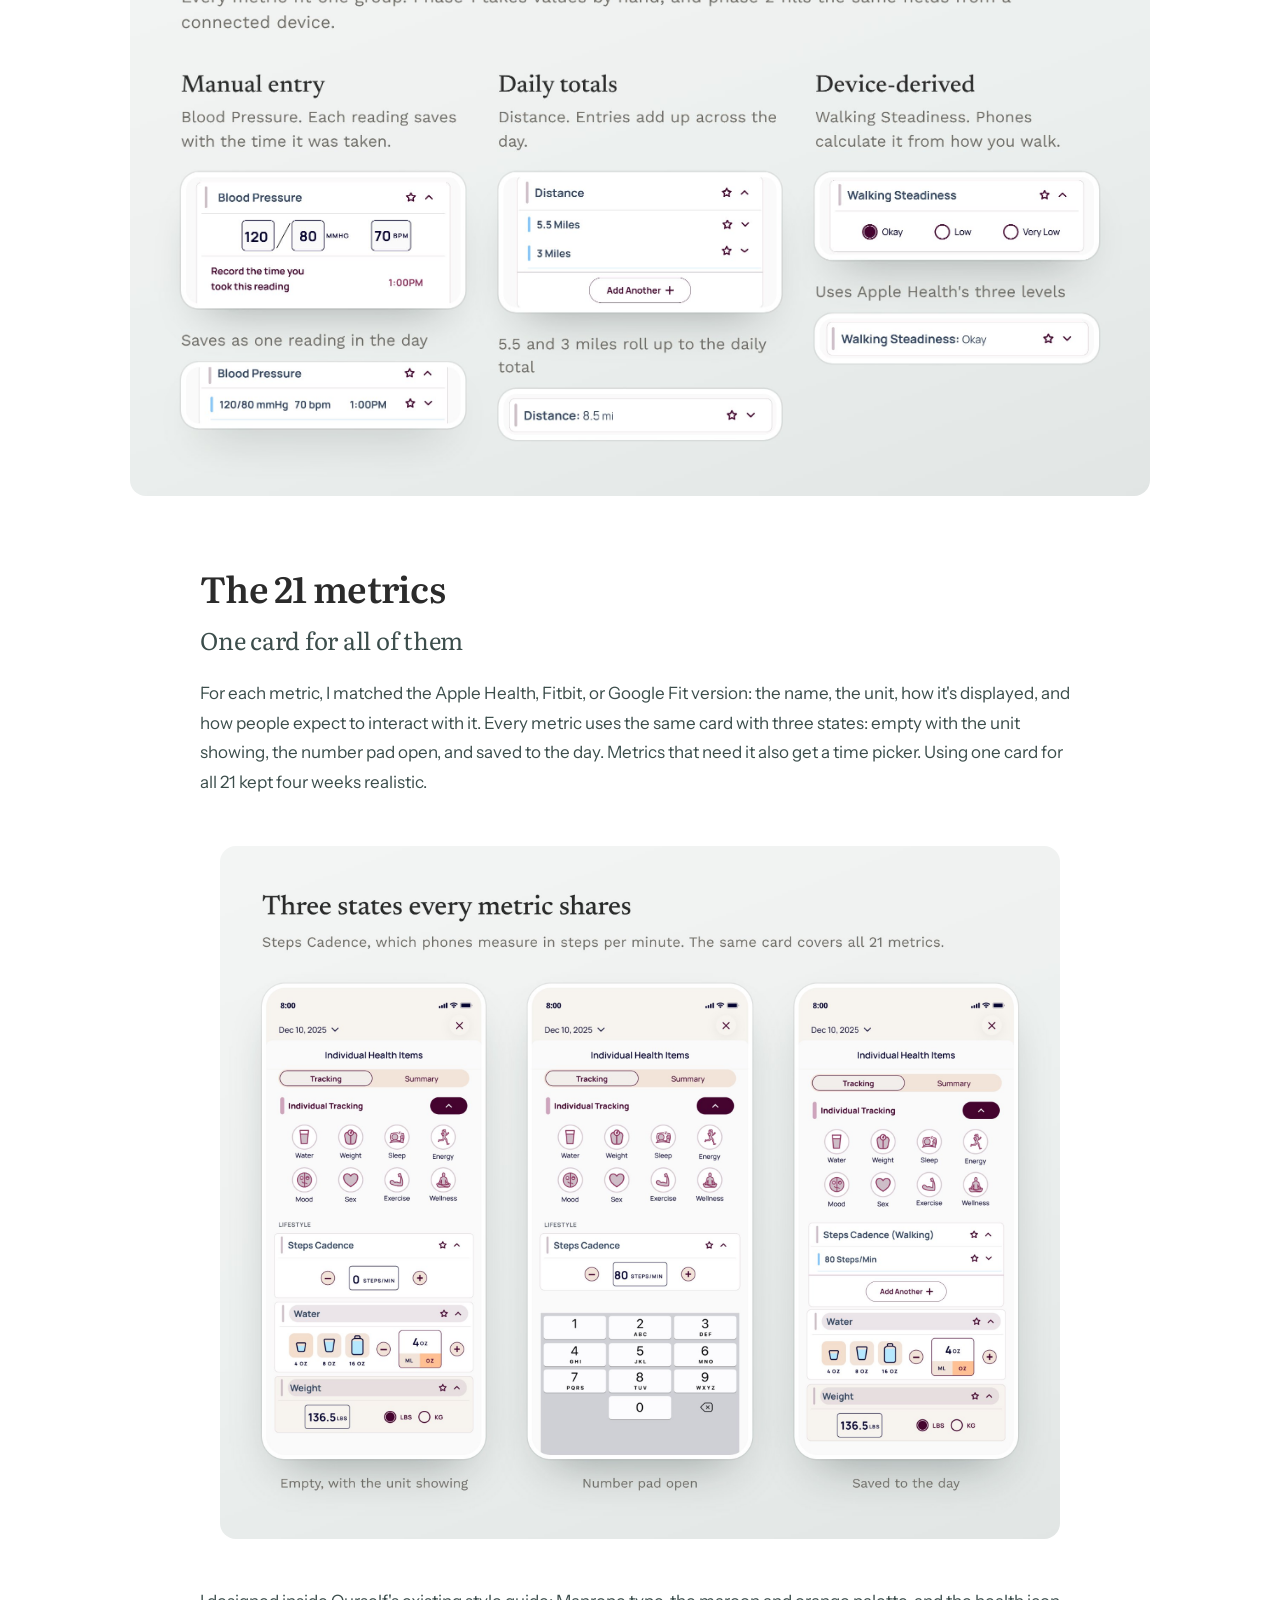
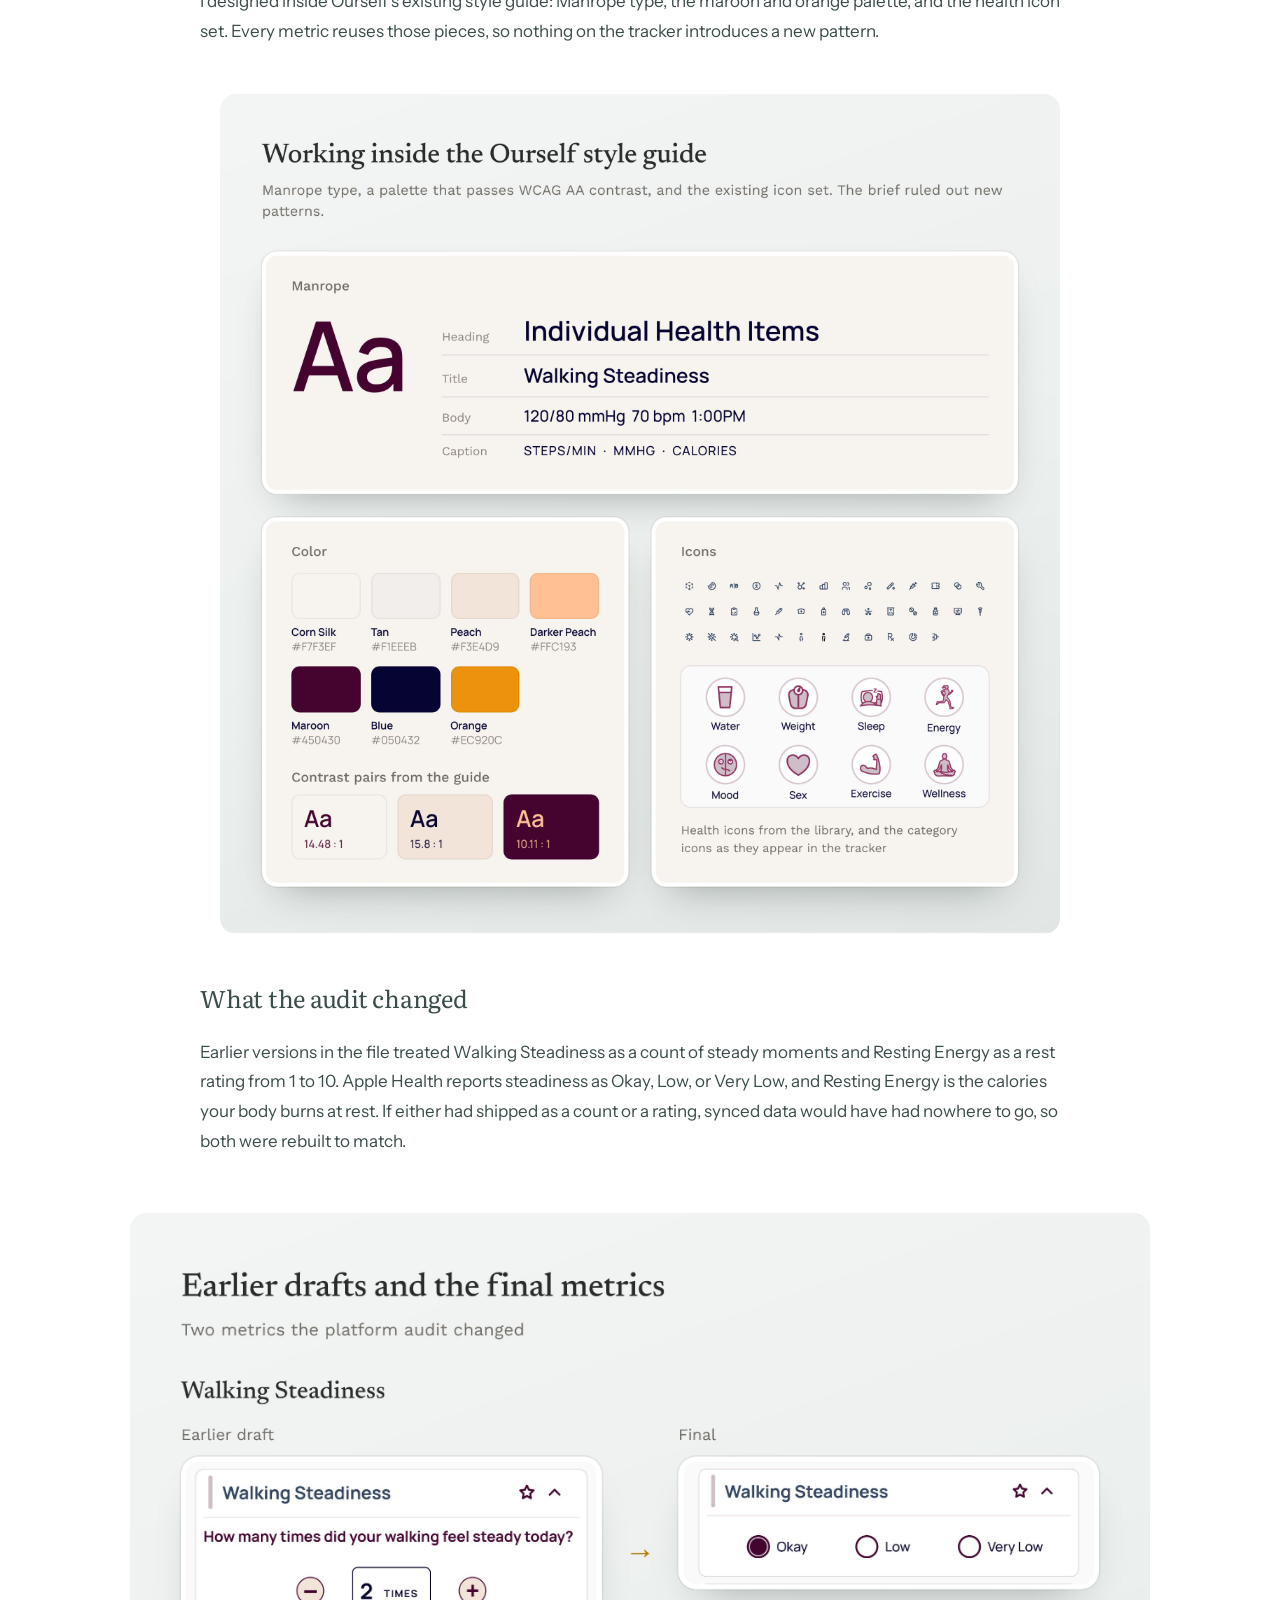
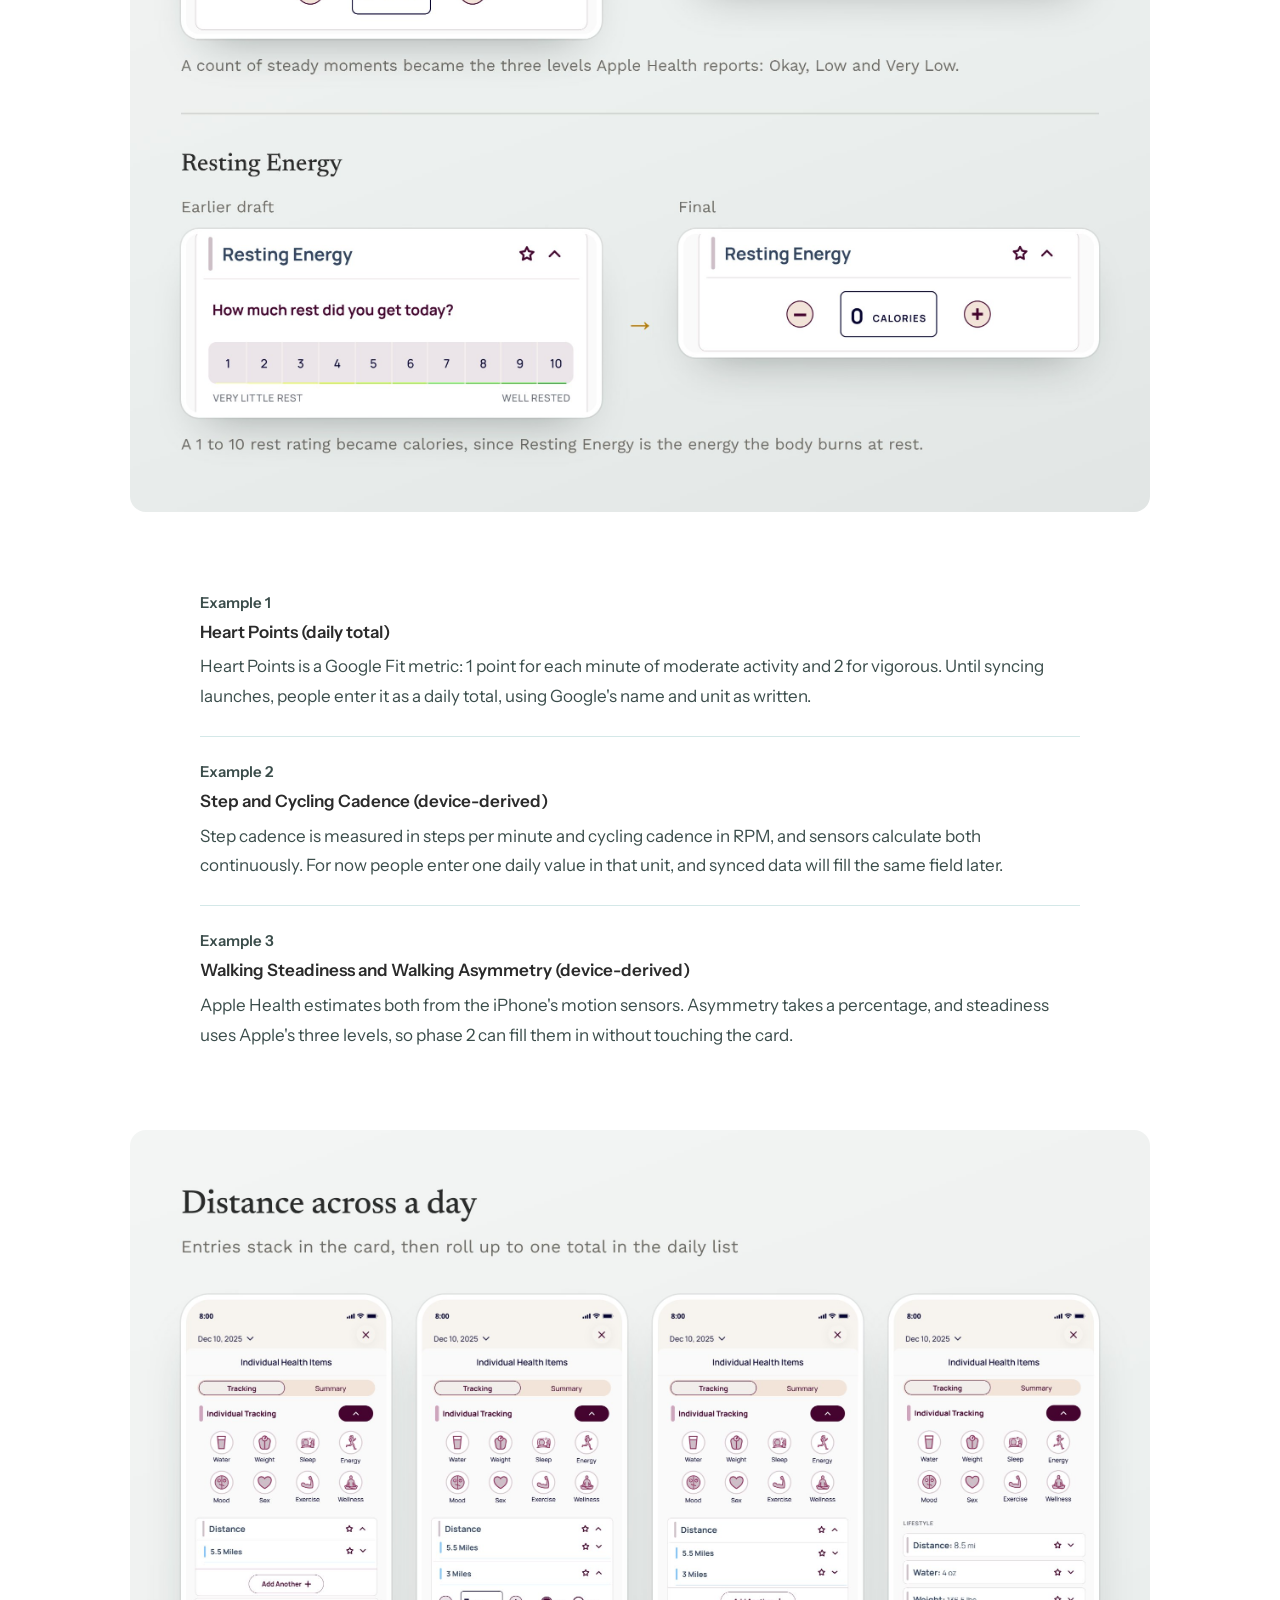
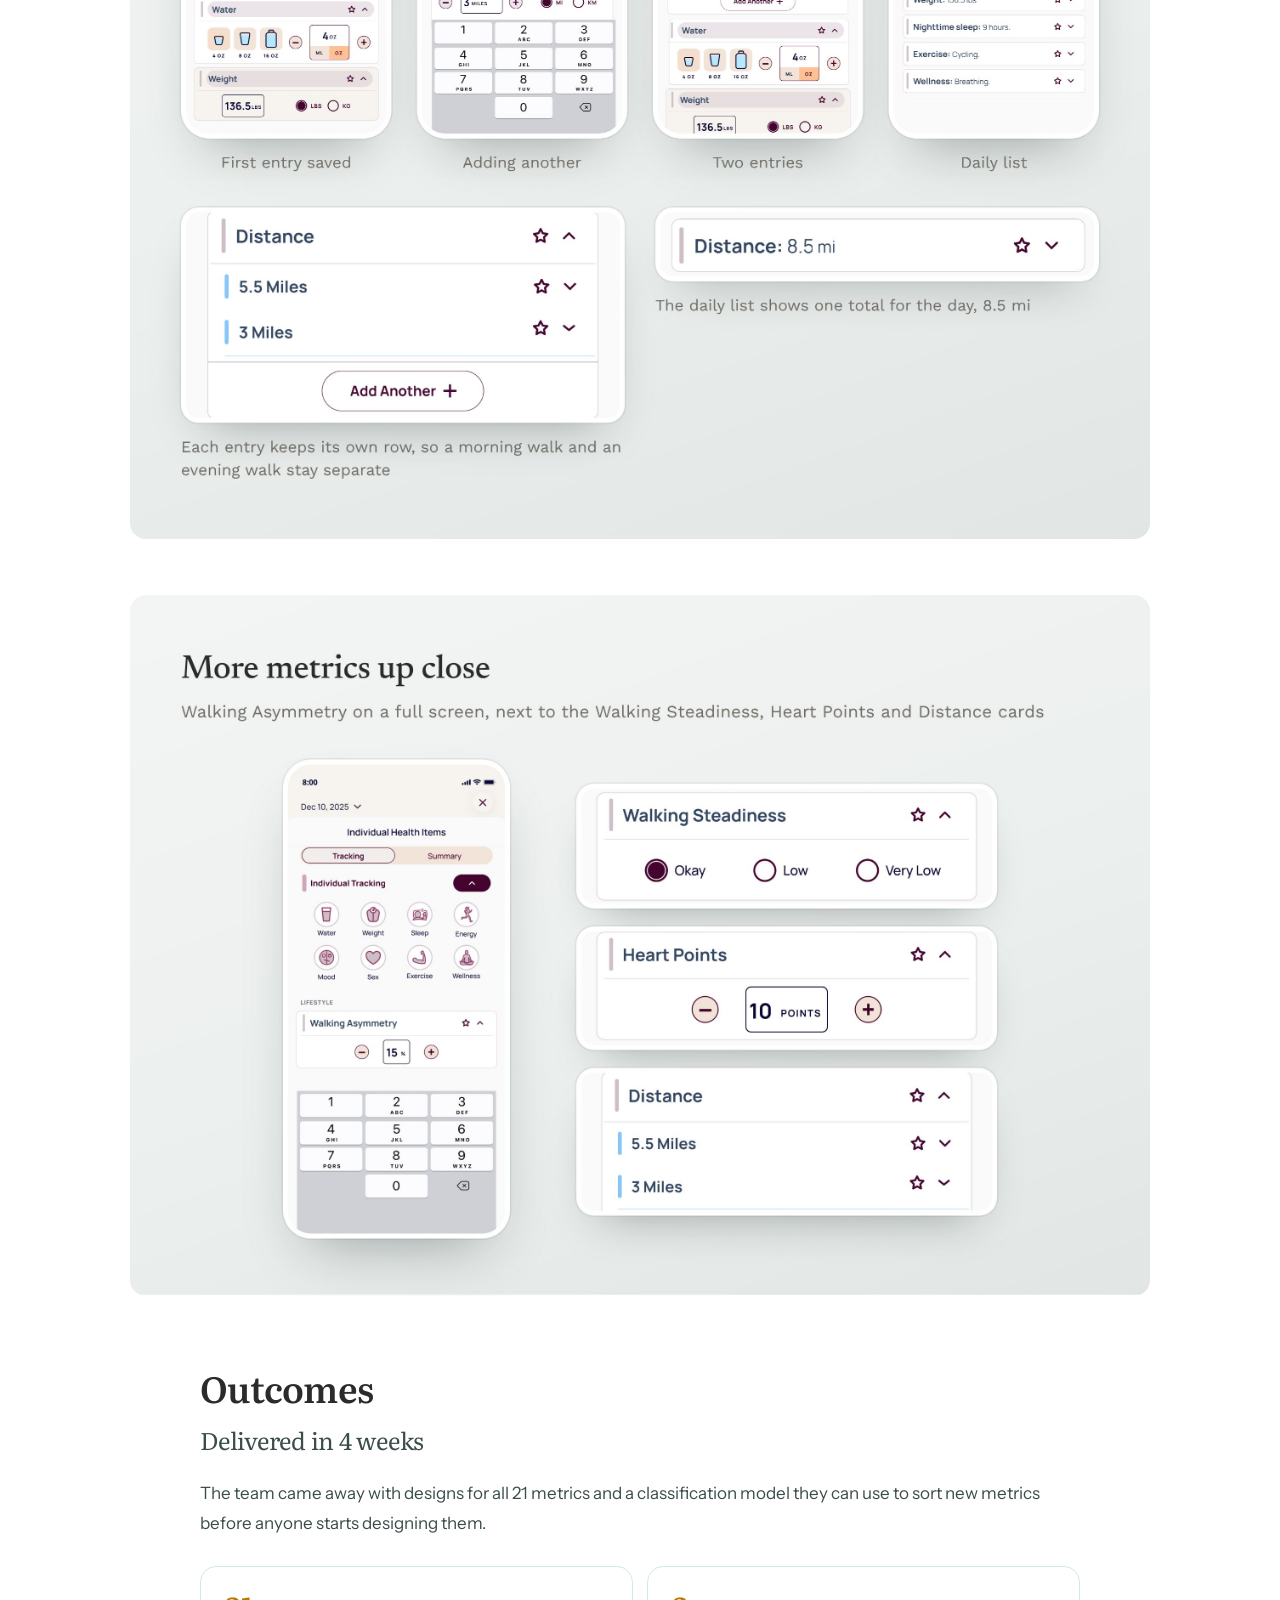
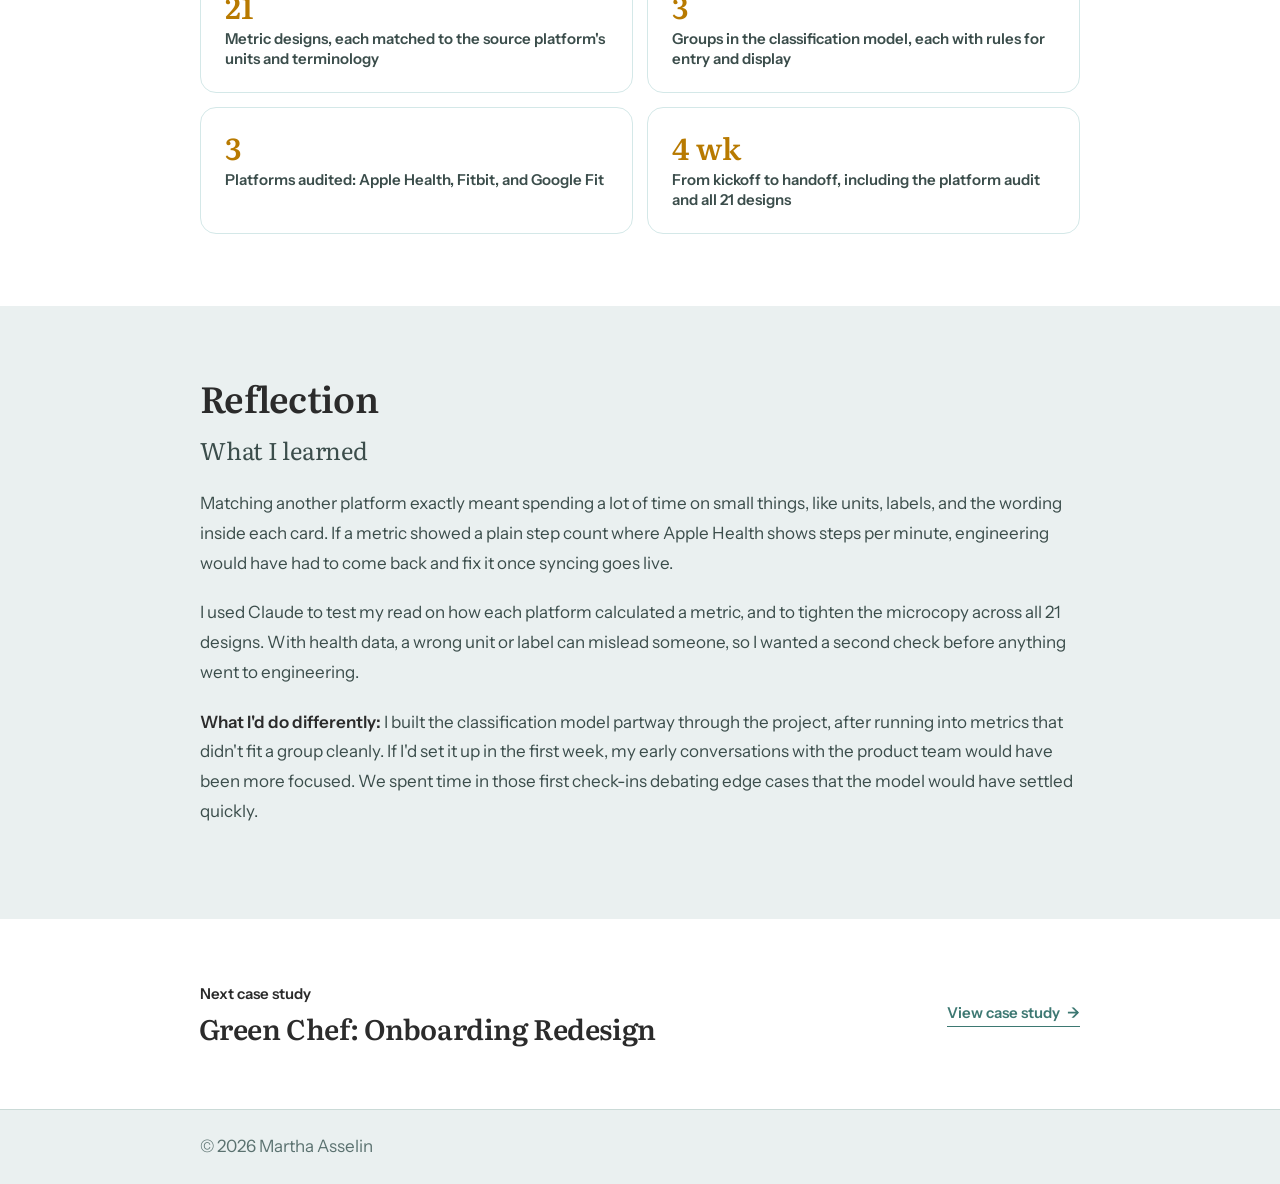
<file: case-studies/ourself-health.html>
<!DOCTYPE html>
<html lang="en">
<head>
<meta charset="UTF-8">
<meta name="viewport" content="width=device-width, initial-scale=1.0">
<title>Ourself Health, Martha Asselin</title>
<link rel="preconnect" href="https://fonts.googleapis.com">
<link rel="preconnect" href="https://fonts.gstatic.com" crossorigin>
<link rel="stylesheet" href="https://fonts.googleapis.com/css2?family=Literata:ital,opsz,wght@0,7..72,400;0,7..72,600;0,7..72,700;1,7..72,400&family=Instrument+Sans:wght@400;500;600&display=swap">
<link rel="stylesheet" href="../assets/css/main.css?v=56">
<link rel="icon" type="image/svg+xml" href="../favicon.svg">
<style>
  /* wm:start */
  /* Hero watermark: the Ourself Health mark in place of mine on this case study.
     On wider screens it sits just after the H1, so it stays close to the title whatever its length. */
  .case-hero::before { background-image: url('../assets/images/ourself-mark.png'); opacity: 0.14; top: 120px; }
  @media (min-width: 901px) {
    .case-hero::before { display: none; }
    .case-hero h1 { display: inline-block; position: relative; }
    .case-hero h1::after { content: ''; position: absolute; left: calc(100% + 48px); top: 50%; width: 124px; height: 124px; transform: translateY(-50%);
      background: url('../assets/images/ourself-mark.png') center / contain no-repeat; opacity: 0.14; pointer-events: none; }
  }
  /* wm:end */
</style>
</head>
<body>

<nav class="nav-home" id="mainNav">
  <a href="../index.html" class="nav-logo">
    <svg width="36" height="36" viewBox="0 0 1032 1034" xmlns="http://www.w3.org/2000/svg" style="display:block;flex-shrink:0;">
      <path d="M520 60.5V95.5C749.198 95.5 935 281.302 935 510.5H970H1005C1005 242.642 787.858 25.5 520 25.5V60.5ZM970 510.5H935C935 739.698 749.198 925.5 520 925.5V960.5V995.5C787.858 995.5 1005 778.358 1005 510.5H970ZM520 960.5V925.5C290.802 925.5 105 739.698 105 510.5H70H35C35 778.358 252.142 995.5 520 995.5V960.5ZM70 510.5H105C105 281.302 290.802 95.5 520 95.5V60.5V25.5C252.142 25.5 35 242.642 35 510.5H70Z" fill="#B87A00"/>
      <line x1="157.353" y1="667.597" x2="406.097" y2="326.647" stroke="#B87A00" stroke-width="70" stroke-linecap="round"/>
      <path d="M670 319.5L887 664.5" stroke="#B87A00" stroke-width="70" stroke-linecap="round" fill="none"/>
      <line x1="666.449" y1="320.587" x2="413.587" y2="695.551" stroke="#B87A00" stroke-width="70" stroke-linecap="round"/>
      <line x1="520.44" y1="522.003" x2="794.439" y2="526.018" stroke="#B87A00" stroke-width="60"/>
      <line x1="413.32" y1="318.23" x2="650.73" y2="691.18" stroke="#B87A00" stroke-width="70" stroke-linecap="round"/>
    </svg>
    <span class="nav-name">Martha Asselin</span>
  </a>
  <div class="nav-right">
    <ul class="nav-links">
      <li><a href="../index.html">Home</a></li>
      <li><a href="../index.html#work" class="active">Work</a></li>
      <li><a href="../about.html">About</a></li>
      <li><a href="../index.html#contact">Contact</a></li>
    </ul>
  </div>
  <div class="progress-bar" id="progressBar"></div>
</nav>

<!-- HERO -->
<div class="case-hero reveal">
  <h1 class="t-display">Ourself Health</h1>
  <p class="t-subtitle">A metrics system built for integration</p>
  <div class="cs-summary">
    <div><h2 class="cs-summary-label">Problem</h2><p>Ourself Health needed 21 health metrics designed to work in two phases. At first, people log them by hand. Once device syncing launches, the same screens fill in with data from Apple Health, Fitbit, and Google Fit.</p></div>
    <div><h2 class="cs-summary-label">Approach</h2><p>I audited how Apple Health, Fitbit, and Google Fit handle each metric, then sorted all 21 into three groups. I matched each one to how those platforms already measure and label it, down to the unit.</p></div>
    <div><h2 class="cs-summary-label">Result</h2><p>I delivered all 21 designs in four weeks. One set of screens works in both phases, and the team has a classification model they can use to sort new metrics before anyone starts designing them.</p></div>
  </div>
  <div class="meta-row">
    <div class="meta-item">
      <div class="meta-label t-strip">Role</div>
      <div class="meta-value t-meta">Product Designer</div>
    </div>
    <div class="meta-item" style="padding-left:20px">
      <div class="meta-label t-strip">Duration</div>
      <div class="meta-value t-meta">4 weeks<br>Dec 2025</div>
    </div>
    <div class="meta-item" style="padding-left:20px">
      <div class="meta-label t-strip">Platform</div>
      <div class="meta-value t-meta">iOS Mobile<br>Health App</div>
    </div>
    <div class="meta-item" style="padding-left:20px">
      <div class="meta-label t-strip">Tools</div>
      <div class="meta-value t-meta">Figma &<br>Claude</div>
    </div>
  </div>
</div>

<!-- HERO IMAGE -->
<div class="img-full reveal">
  <img src="../assets/images/cs-ourself-hero.jpg" alt="Blood pressure across four screens: the empty card, the number pad open, choosing the time of the reading, and the saved reading">
  <p class="img-caption">Fig 01. Blood pressure from the empty card to a saved reading, final design</p>
</div>

<!-- 01 CHALLENGE -->
<div class="case-section reveal" style="padding-top: var(--sub-gap)">
  <h2 class="t-heading">The challenge</h2>
  <h3 class="t-subtitle">Manual entry now, device syncing later</h3>
  <p class="t-body">Ourself Health is a wellness app focused on longevity and daily habits. It's built to pull fitness data from Apple Health, Fitbit, and Google Fit into one place, so people can see their health across all their devices.</p>
  <p class="t-body">Device syncing wasn't ready yet, so the project came in two phases that had to share one design. In phase 1, people enter each value by hand. In phase 2, once the device integration ships, the same tracker fills in from a connected device like a Fitbit. For that to work, every metric had to match how Apple Health, Fitbit, or Google Fit already presents it, and the brief didn't allow any new UX patterns.</p>
  <p class="t-body">That got tricky with metrics like Walking Asymmetry, step cadence, and cycling speed. Phones and watches calculate these from sensors. The manual version still had to ask for them in the unit a device would later send, like steps per minute or a percentage, so synced data would have a place to land.</p>
</div>

<div class="divider"></div>

<!-- 02 RESEARCH -->
<div class="case-section reveal" style="padding-bottom: 0">
  <h2 class="t-heading">Platform audit</h2>
  <h3 class="t-subtitle">Where the platforms diverge</h3>
  <p class="t-body">I audited how Apple Health, Fitbit, and Google Fit handle each metric: how it's measured, how it's totaled or averaged over a day, how it's displayed, and what changes once device data comes in. The same metric can be calculated differently on each platform, so I needed to understand the data logic behind the screens. I used Claude along the way to check whether my read on each platform held up.</p>
  <p class="t-body">Take two Apple Health metrics. Flights Climbed is a count that keeps adding up through the day, while Walking Asymmetry is a percentage the iPhone estimates from how you walk. Some metrics also live on only one platform. Walking Asymmetry has no Fitbit or Google Fit version, and Heart Points comes from Google Fit, with Fitbit's Active Zone Minutes as the closest match. In those cases I followed the platform the metric came from.</p>
</div>

<div class="img-full reveal">
  <img src="../assets/images/cs-ourself-research.jpg" alt="Walking Asymmetry and Heart Points compared across Apple Health, Fitbit and Google Fit, next to the entry card for each">
  <p class="img-caption">Fig 02. Two metrics compared across the platforms, next to my entry card for each.</p>
  <p class="img-caption keep">Sources: <a href="https://www.apple.com/healthcare/docs/site/Measuring_Walking_Quality_Through_iPhone_Mobility_Metrics.pdf" style="color:var(--teal)">Apple</a>, <a href="https://support.google.com/fit/answer/7619539" style="color:var(--teal)">Google Fit Help</a>, <a href="https://support.google.com/googlehealth/answer/14236509" style="color:var(--teal)">Fitbit Help</a></p>
</div>

<div class="divider"></div>

<!-- 03 STRATEGY -->
<div class="case-section reveal" style="padding-bottom: 0">
  <h2 class="t-heading">Design strategy</h2>
  <h3 class="t-subtitle">The classification model</h3>
  <p class="t-body">Based on the audit, I sorted every metric into one of three groups before designing it. The group decides how the card takes a value and how that value shows up in the day's list. All three work by hand in phase 1 and take device data in phase 2 without any change to the screen.</p>
  <div class="decisions">
    <div class="decision">
      <p class="decision-num t-label">Group 1</p>
      <h3 class="t-subhead">Manual entry</h3>
      <p class="t-body">Readings like blood pressure are taken at a moment in the day. The card asks for systolic, diastolic, and pulse, then the time of the reading, so two readings on the same day stay separate.</p>
    </div>
    <div class="decision">
      <p class="decision-num t-label">Group 2</p>
      <h3 class="t-subhead">Daily totals</h3>
      <p class="t-body">Distance, Steps, Heart Points, and Move Minutes build up over a day. People can add more than one entry, and the daily list shows the sum. Heart Points and Move Minutes come from Google Fit, so they use Google Fit's names and units.</p>
    </div>
    <div class="decision">
      <p class="decision-num t-label">Group 3</p>
      <h3 class="t-subhead">Device-derived values</h3>
      <p class="t-body">Cadence, cycling speed, and Walking Steadiness come from sensors. Each shows one value per day in the device's own unit or scale. Walking Steadiness uses Apple Health's three levels, Okay, Low, and Very Low, so a synced value drops straight in.</p>
    </div>
  </div>
  <p class="t-body" style="margin-top:24px;">Rules for all three groups:</p>
      <ul class="t-body" style="margin-top:8px;padding-left:1.4em;line-height:1.85;">
        <li>Use the same units the platforms use (steps/min instead of steps, bpm instead of beats)</li>
        <li>Show one value per metric per day in the daily list, not a stream of raw readings</li>
        <li>Reuse the same card and states across all 21 metrics so the system can grow</li>
        <li>Ask for each value in the unit a device will send later, so nothing needs converting in phase 2</li>
      </ul>
</div>

<div class="img-full reveal">
  <img src="../assets/images/cs-ourself-model.jpg" alt="The three groups shown with one metric each: Blood Pressure with a time, Distance entries adding up to 8.5 miles, and Walking Steadiness with three levels">
  <p class="img-caption">Fig 03. One metric from each group, from entry to how it saves</p>
</div>

<div class="divider"></div>

<!-- 04 EXECUTION -->
<div class="case-section reveal" style="padding-bottom: 0">
  <h2 class="t-heading">The 21 metrics</h2>
  <h3 class="t-subtitle">One card for all of them</h3>
  <p class="t-body">For each metric, I matched the Apple Health, Fitbit, or Google Fit version: the name, the unit, how it's displayed, and how people expect to interact with it. Every metric uses the same card with three states: empty with the unit showing, the number pad open, and saved to the day. Metrics that need it also get a time picker. Using one card for all 21 kept four weeks realistic.</p>
</div>

<div class="img-wide reveal">
  <img src="../assets/images/cs-ourself-states.jpg" alt="Steps Cadence shown empty, with the number pad open, and saved as 80 steps per minute">
  <p class="img-caption">Fig 04. Steps Cadence in the three states every metric shares</p>
</div>

<div class="case-section reveal" style="padding-bottom: 0">
  <p class="t-body">I designed inside Ourself's existing style guide: Manrope type, the maroon and orange palette, and the health icon set. Every metric reuses those pieces, so nothing on the tracker introduces a new pattern.</p>
</div>

<div class="img-wide reveal">
  <img src="../assets/images/cs-ourself-style.jpg" alt="The Ourself style guide: Manrope type scale, the color palette with contrast pairs, and the icon set">
  <p class="img-caption">Fig 05. The parts of the Ourself style guide every metric draws on</p>
</div>

<div class="case-section reveal" style="padding-bottom: 0">
  <h3 class="t-subtitle">What the audit changed</h3>
  <p class="t-body">Earlier versions in the file treated Walking Steadiness as a count of steady moments and Resting Energy as a rest rating from 1 to 10. Apple Health reports steadiness as Okay, Low, or Very Low, and Resting Energy is the calories your body burns at rest. If either had shipped as a count or a rating, synced data would have had nowhere to go, so both were rebuilt to match.</p>
</div>

<div class="img-full reveal">
  <img src="../assets/images/cs-ourself-early.jpg" alt="Earlier drafts next to final designs for Walking Steadiness and Resting Energy">
  <p class="img-caption">Fig 06. Earlier drafts and final designs for two metrics</p>
</div>

<div class="case-section reveal" style="padding-bottom: 0">
  <div class="decisions">
    <div class="decision">
      <p class="decision-num t-label">Example 1</p>
      <h3 class="t-subhead">Heart Points (daily total)</h3>
      <p class="t-body">Heart Points is a Google Fit metric: 1 point for each minute of moderate activity and 2 for vigorous. Until syncing launches, people enter it as a daily total, using Google's name and unit as written.</p>
    </div>
    <div class="decision">
      <p class="decision-num t-label">Example 2</p>
      <h3 class="t-subhead">Step and Cycling Cadence (device-derived)</h3>
      <p class="t-body">Step cadence is measured in steps per minute and cycling cadence in RPM, and sensors calculate both continuously. For now people enter one daily value in that unit, and synced data will fill the same field later.</p>
    </div>
    <div class="decision">
      <p class="decision-num t-label">Example 3</p>
      <h3 class="t-subhead">Walking Steadiness and Walking Asymmetry (device-derived)</h3>
      <p class="t-body">Apple Health estimates both from the iPhone's motion sensors. Asymmetry takes a percentage, and steadiness uses Apple's three levels, so phase 2 can fill them in without touching the card.</p>
    </div>
  </div>
</div>

<div class="img-full reveal">
  <img src="../assets/images/cs-ourself-distance.jpg" alt="Distance across four screens, from the first entry to the daily list, with close-ups of the entries and the 8.5 mile total">
  <p class="img-caption">Fig 07. Distance from the first entry to the daily list, with the details up close</p>
</div>

<div class="img-full reveal">
  <img src="../assets/images/cs-ourself-more.jpg" alt="Walking Asymmetry on a full phone screen with the number pad open, next to close-ups of the Walking Steadiness, Heart Points and Distance cards">
  <p class="img-caption">Fig 08. Walking Asymmetry on a full screen, with Walking Steadiness, Heart Points and Distance up close</p>
</div>

<div class="divider"></div>

<!-- 05 OUTCOMES -->
<div class="case-section reveal">
  <h2 class="t-heading">Outcomes</h2>
  <h3 class="t-subtitle">Delivered in 4 weeks</h3>
  <p class="t-body">The team came away with designs for all 21 metrics and a classification model they can use to sort new metrics before anyone starts designing them.</p>
  <div class="outcomes-grid">
    <div class="outcome-card">
      <div class="outcome-num t-numeral">21</div>
      <div class="outcome-label t-label">Metric designs, each matched to the source platform's units and terminology</div>
    </div>
    <div class="outcome-card">
      <div class="outcome-num t-numeral">3</div>
      <div class="outcome-label t-label">Groups in the classification model, each with rules for entry and display</div>
    </div>
    <div class="outcome-card">
      <div class="outcome-num t-numeral">3</div>
      <div class="outcome-label t-label">Platforms audited: Apple Health, Fitbit, and Google Fit</div>
    </div>
    <div class="outcome-card">
      <div class="outcome-num t-numeral">4 wk</div>
      <div class="outcome-label t-label">From kickoff to handoff, including the platform audit and all 21 designs</div>
    </div>
  </div>
</div>

<!-- REFLECTION -->
<div class="reflection on-dark">
  <div class="reflection-inner reveal">
    <h2 class="t-heading">Reflection</h2>
    <h3 class="t-subtitle">What I learned</h3>
    <p class="t-body">Matching another platform exactly meant spending a lot of time on small things, like units, labels, and the wording inside each card. If a metric showed a plain step count where Apple Health shows steps per minute, engineering would have had to come back and fix it once syncing goes live.</p>
    <p class="t-body">I used Claude to test my read on how each platform calculated a metric, and to tighten the microcopy across all 21 designs. With health data, a wrong unit or label can mislead someone, so I wanted a second check before anything went to engineering.</p>
    <p class="t-body"><strong>What I'd do differently:</strong> I built the classification model partway through the project, after running into metrics that didn't fit a group cleanly. If I'd set it up in the first week, my early conversations with the product team would have been more focused. We spent time in those first check-ins debating edge cases that the model would have settled quickly.</p>
  </div>
</div>

<!-- NEXT CASE -->
<div class="next-case reveal">
  <div>
    <p class="next-label t-label">Next case study</p>
    <p class="next-title t-title">Green Chef: Onboarding Redesign</p>
  </div>
  <a href="green-chef.html" class="next-link t-action">View case study</a>
</div>

<footer>
  <span>&copy; 2026 Martha Asselin</span>
</footer>

<script>
  function copyEmail() {
    navigator.clipboard.writeText('marthaasselin@gmail.com').then(() => {
      let t = document.getElementById('copyToast');
      if (!t) { t = document.createElement('div'); t.id = 'copyToast'; t.className = 'copy-toast'; document.body.appendChild(t); }
      t.textContent = 'Copied: marthaasselin@gmail.com';
      t.classList.add('show');
      clearTimeout(t._timer);
      t._timer = setTimeout(() => t.classList.remove('show'), 2400);
    }).catch(() => { window.location.href = 'mailto:marthaasselin@gmail.com'; });
  }

  window.addEventListener('scroll', () => {
    document.getElementById('mainNav').classList.toggle('scrolled', window.scrollY > 60);
    const pct = window.scrollY / (document.body.scrollHeight - window.innerHeight) * 100;
    document.getElementById('progressBar').style.width = pct + '%';
  }, { passive: true });

  const obs = new IntersectionObserver(entries => {
    entries.forEach(e => { if (e.isIntersecting) e.target.classList.add('visible'); });
  }, { threshold: 0.07, rootMargin: '0px 0px -28px 0px' });
  document.querySelectorAll('.reveal').forEach(el => obs.observe(el));
</script>
</body>
</html>
</file>
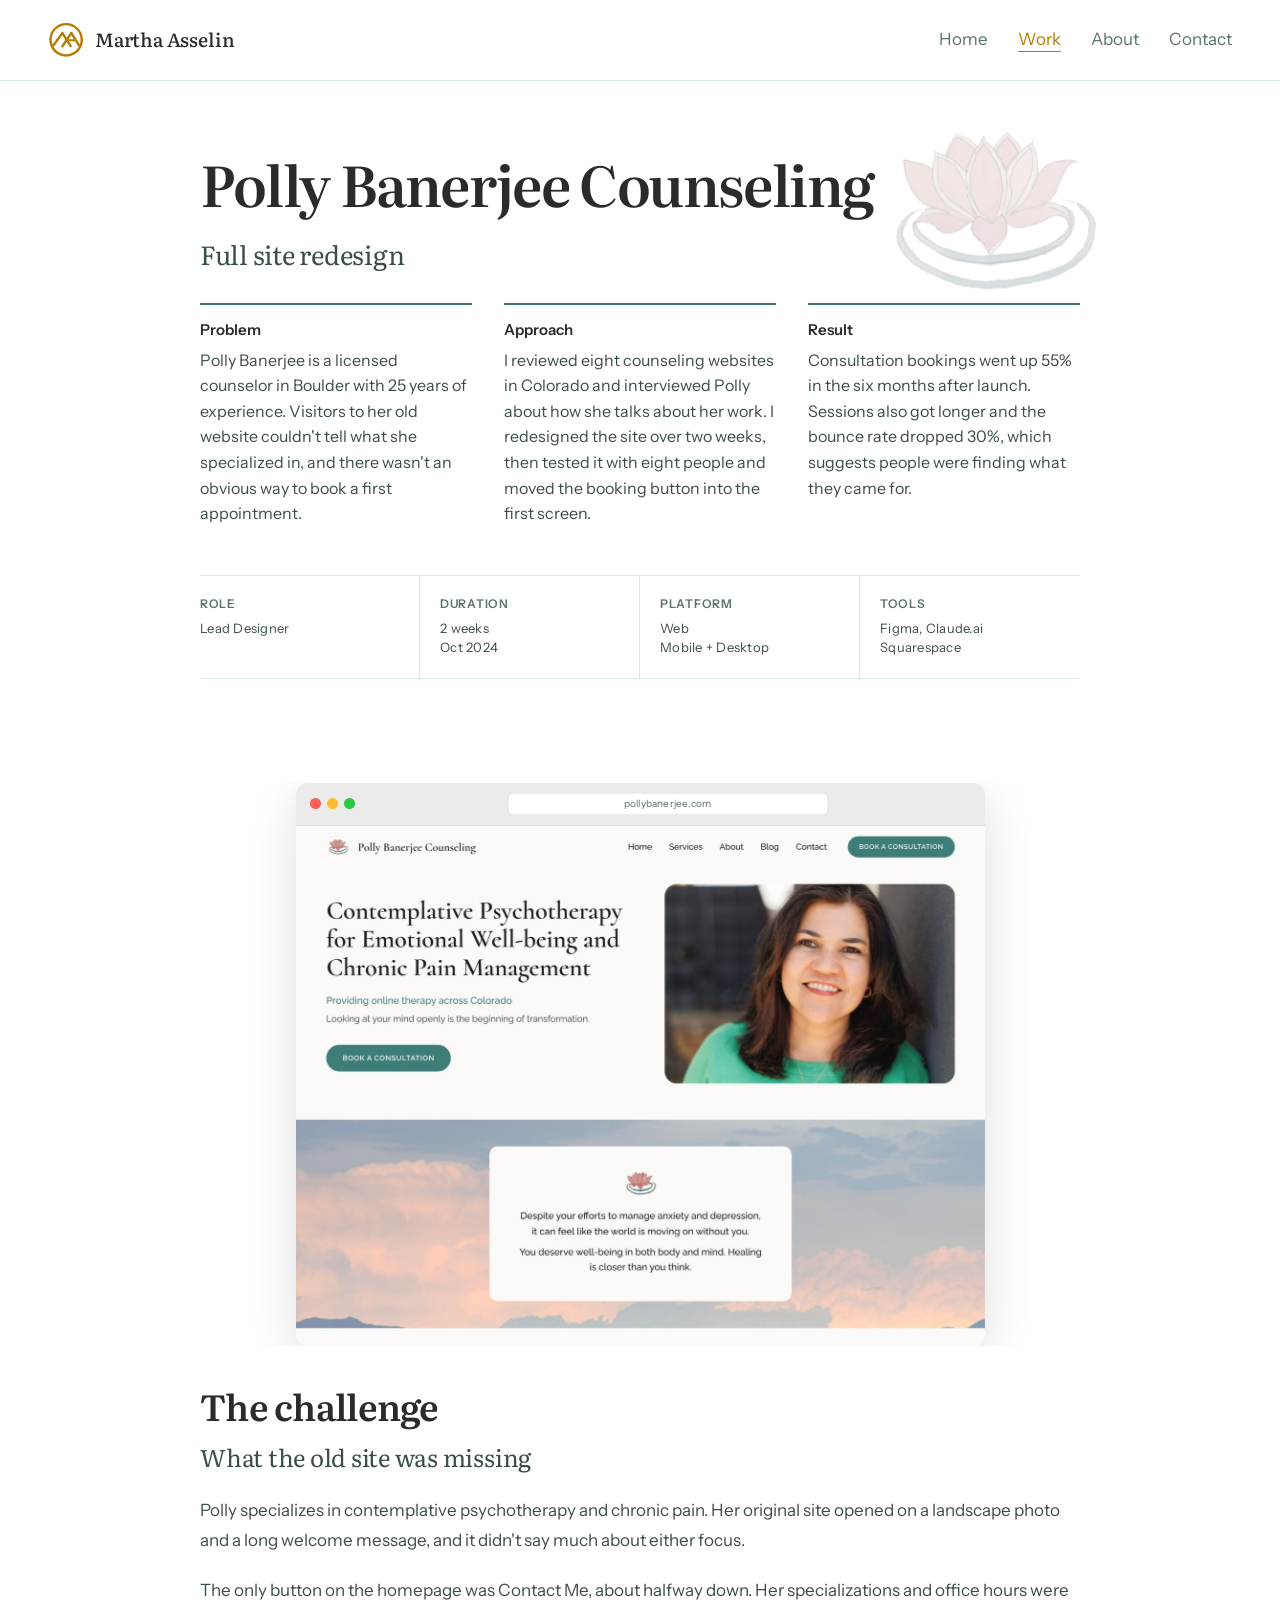
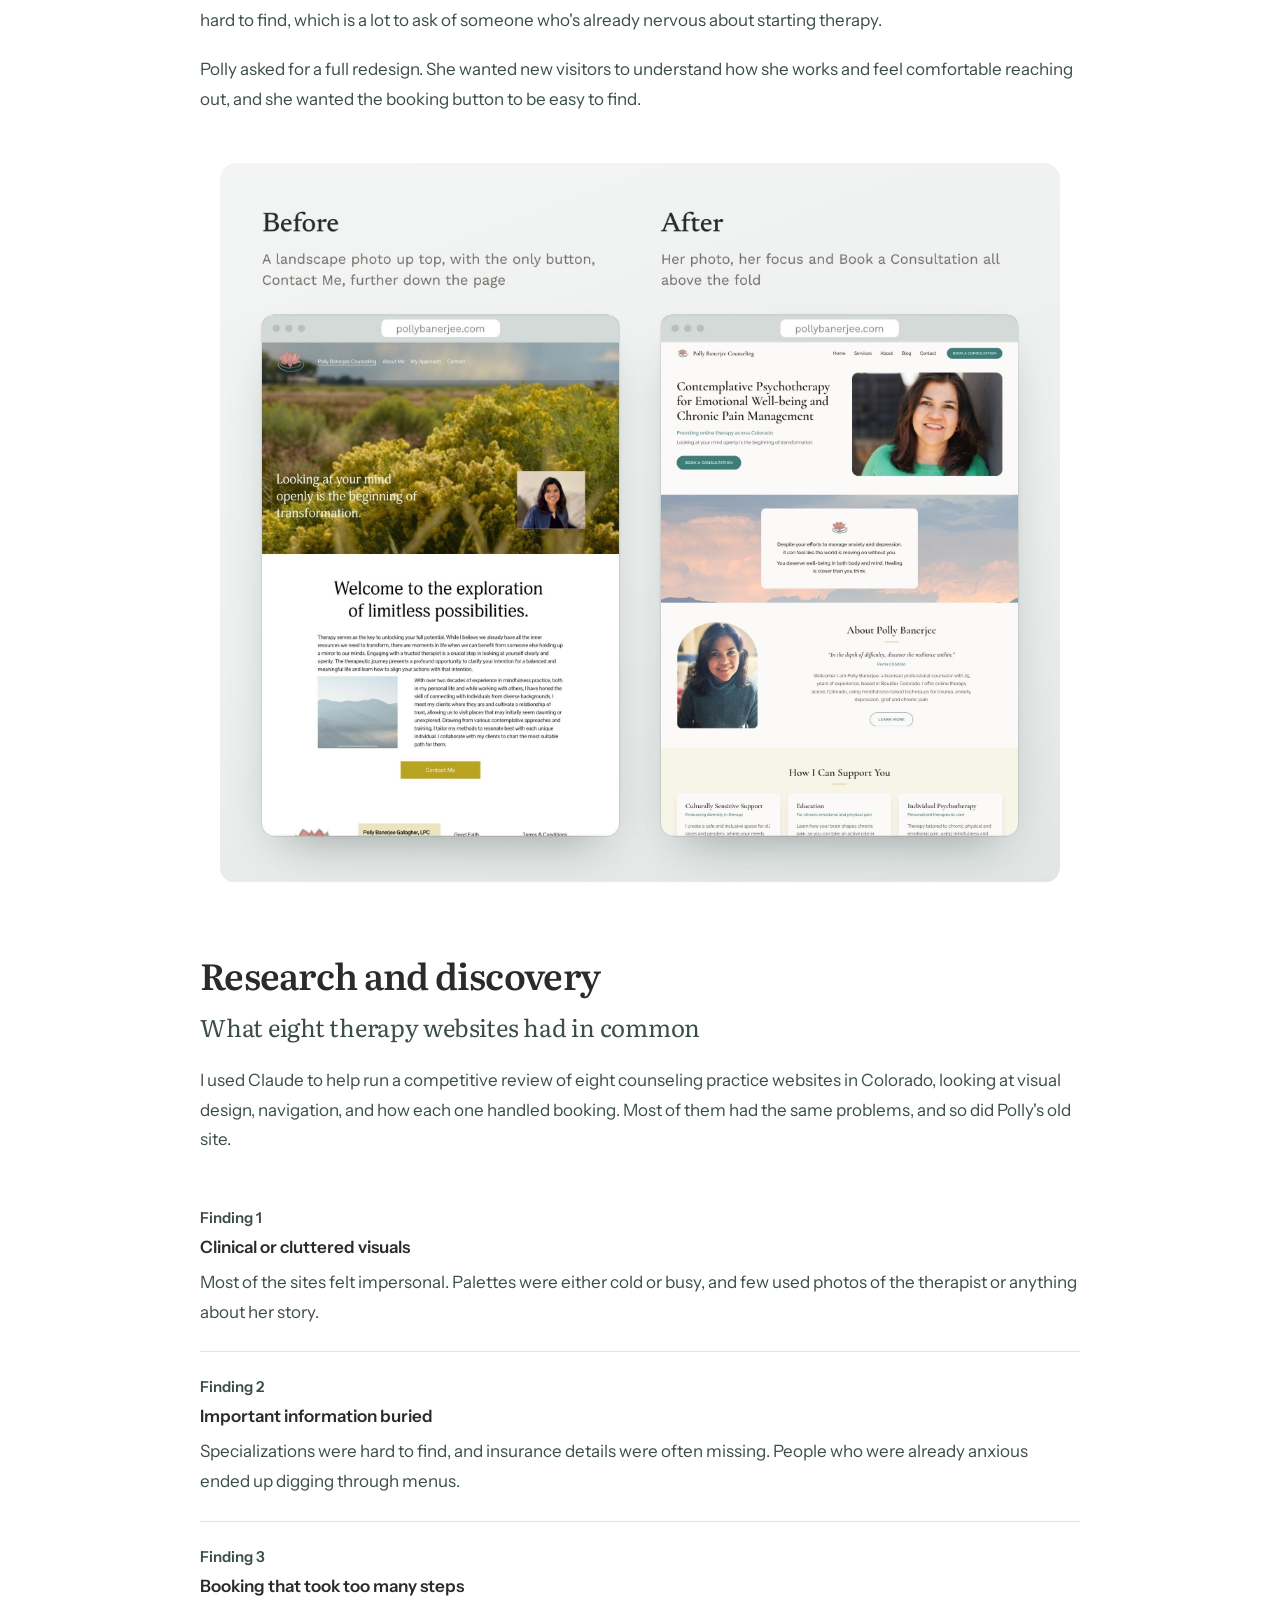
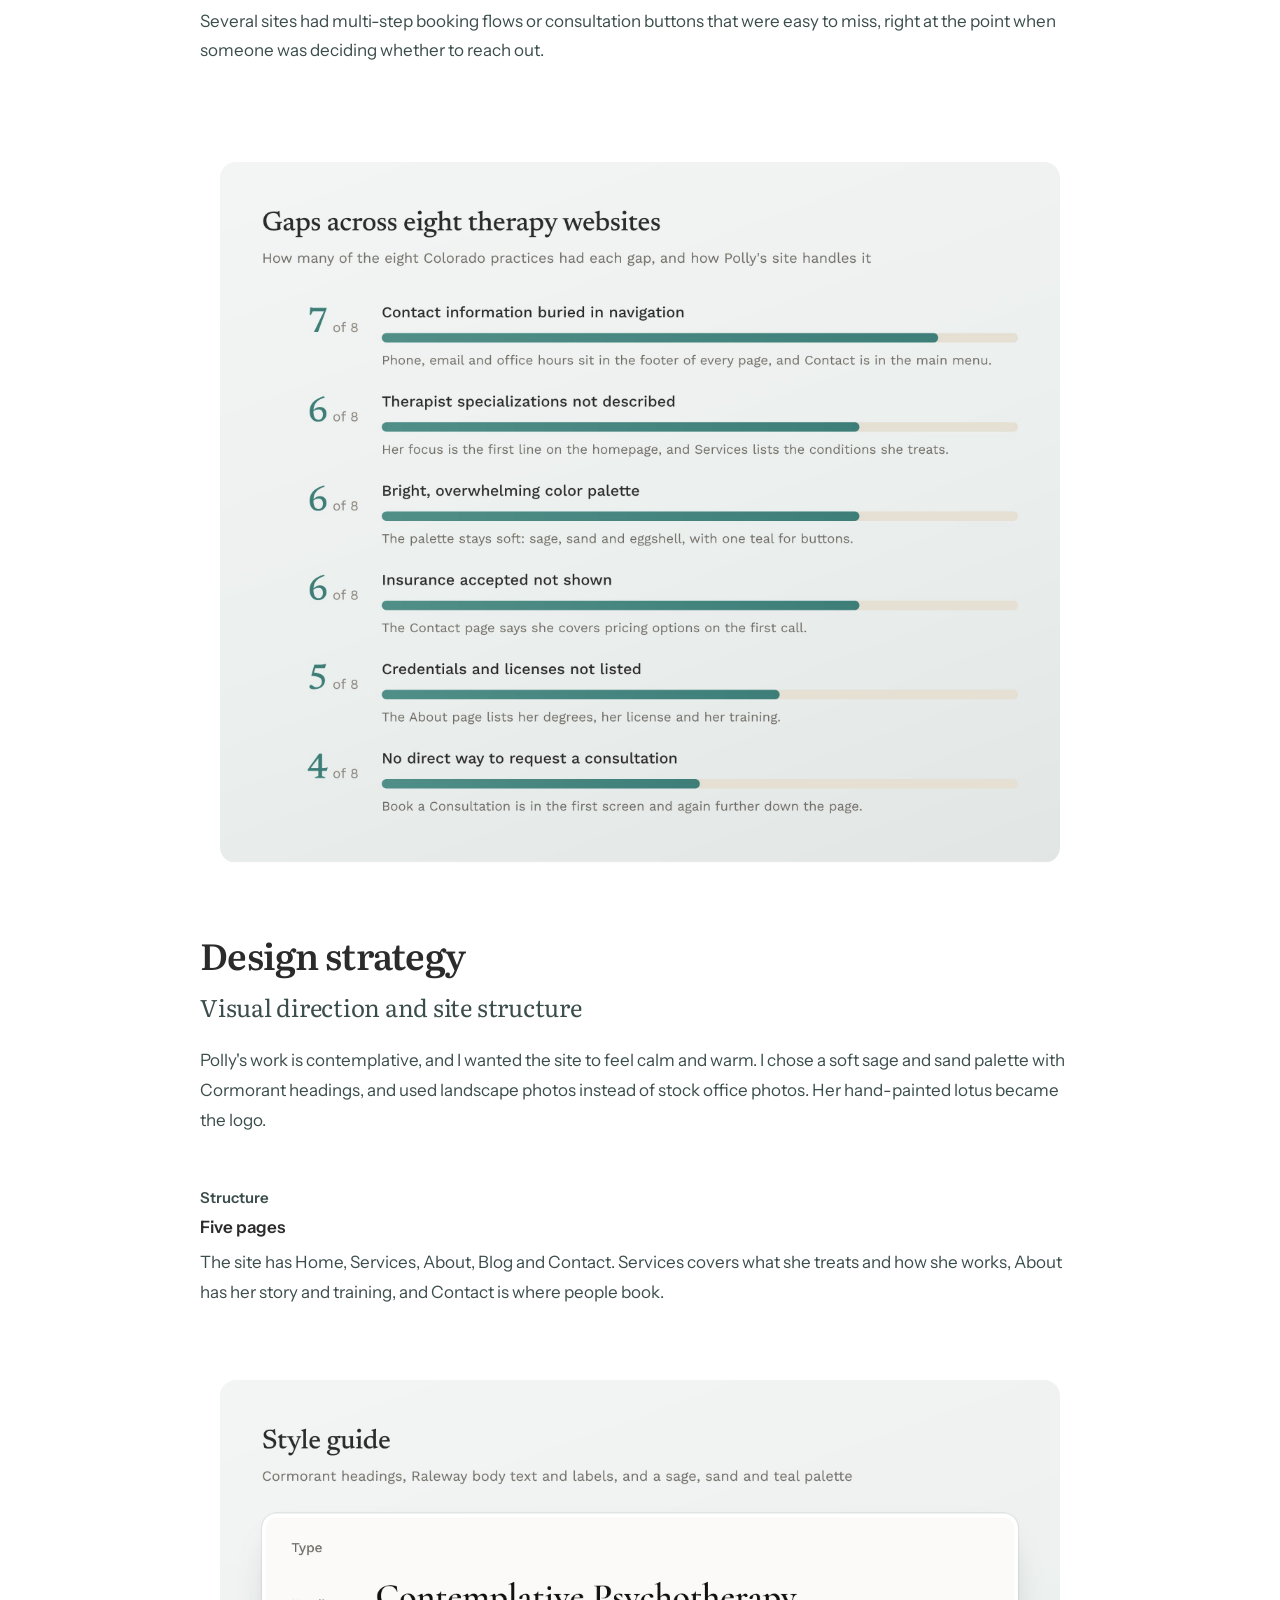
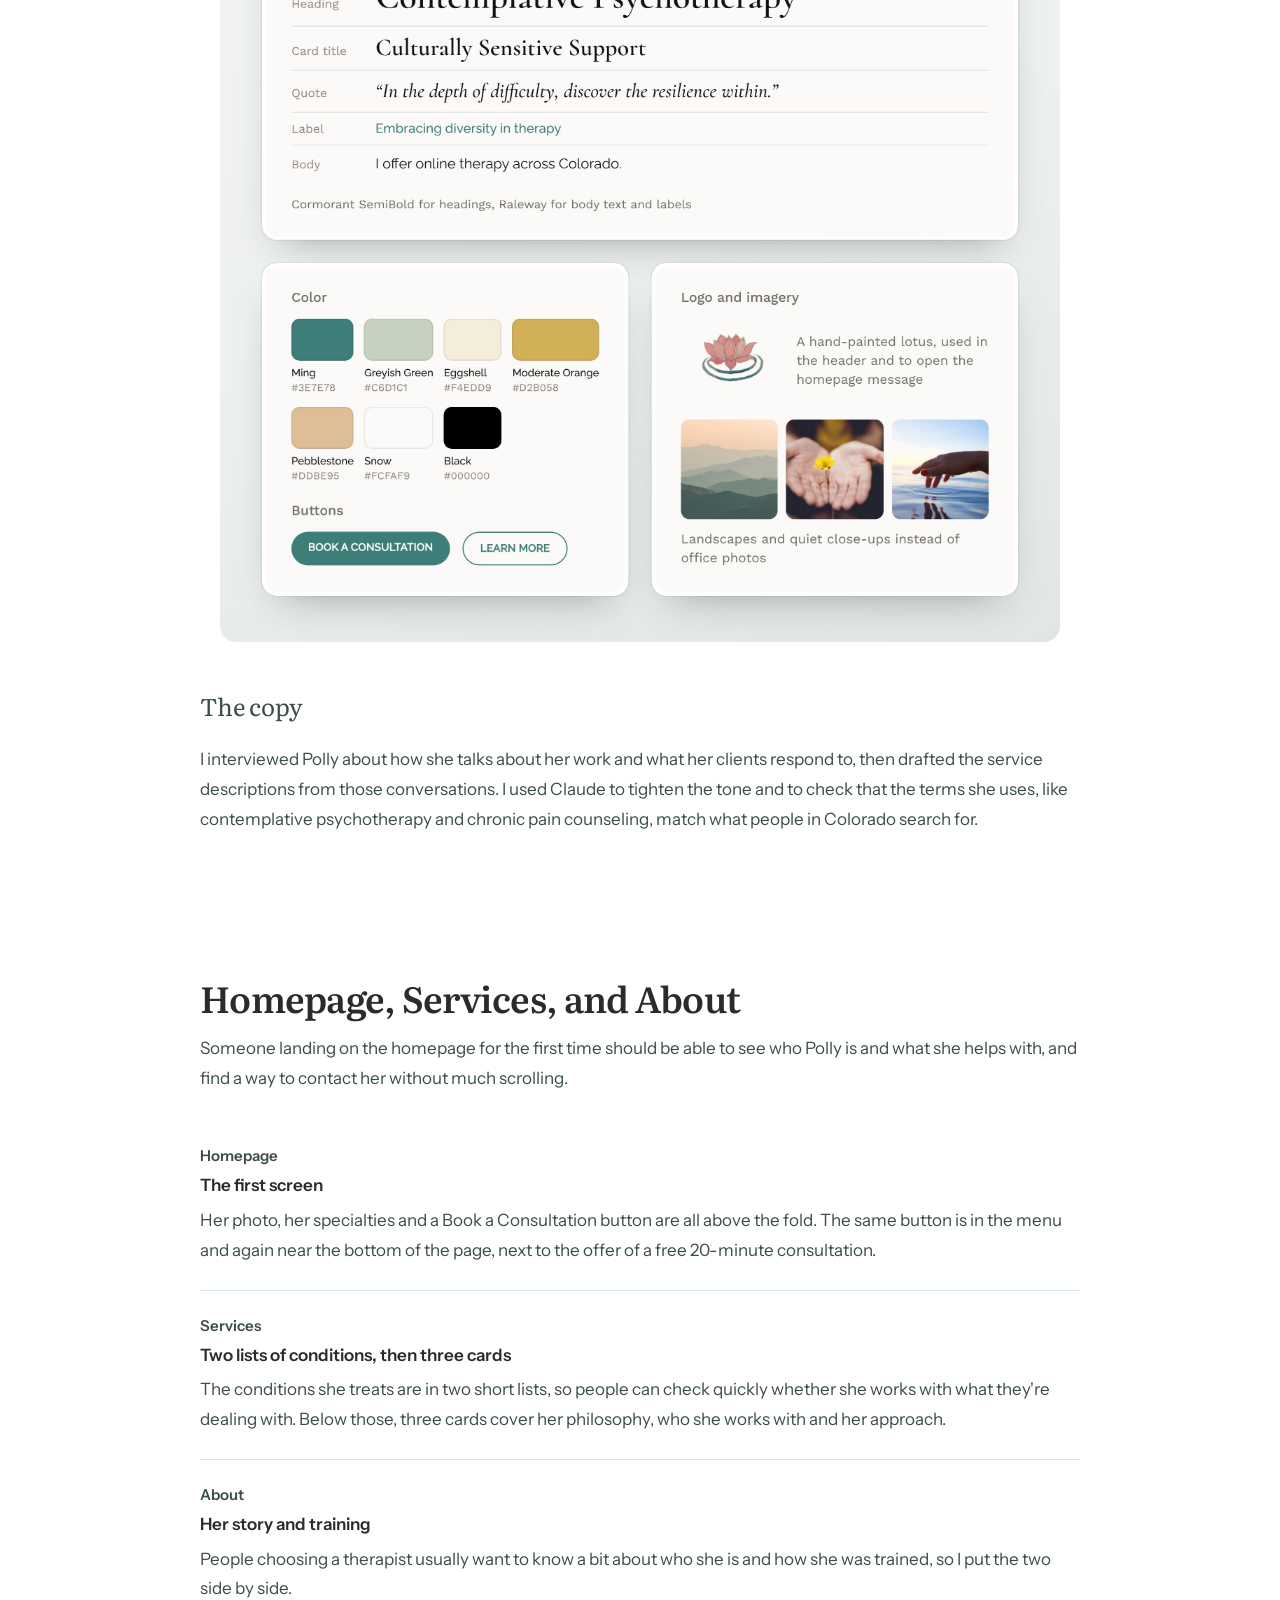
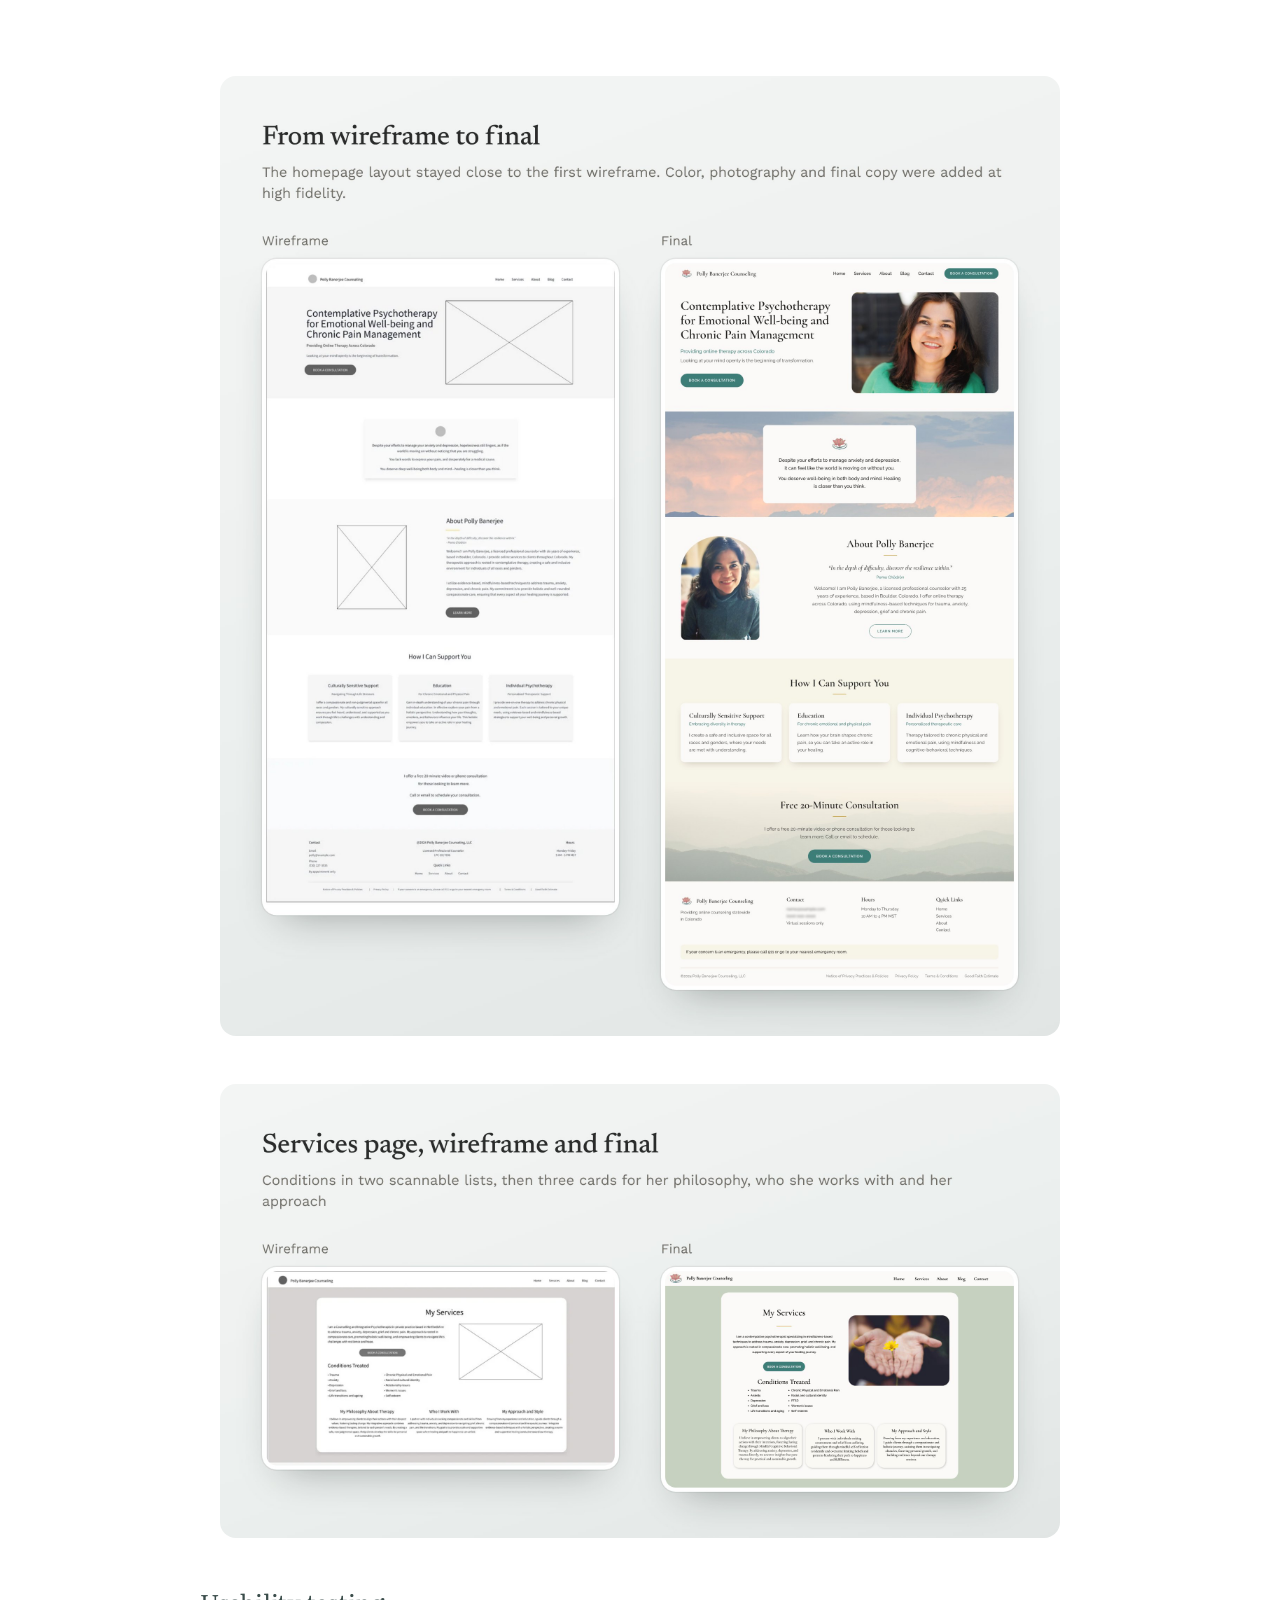
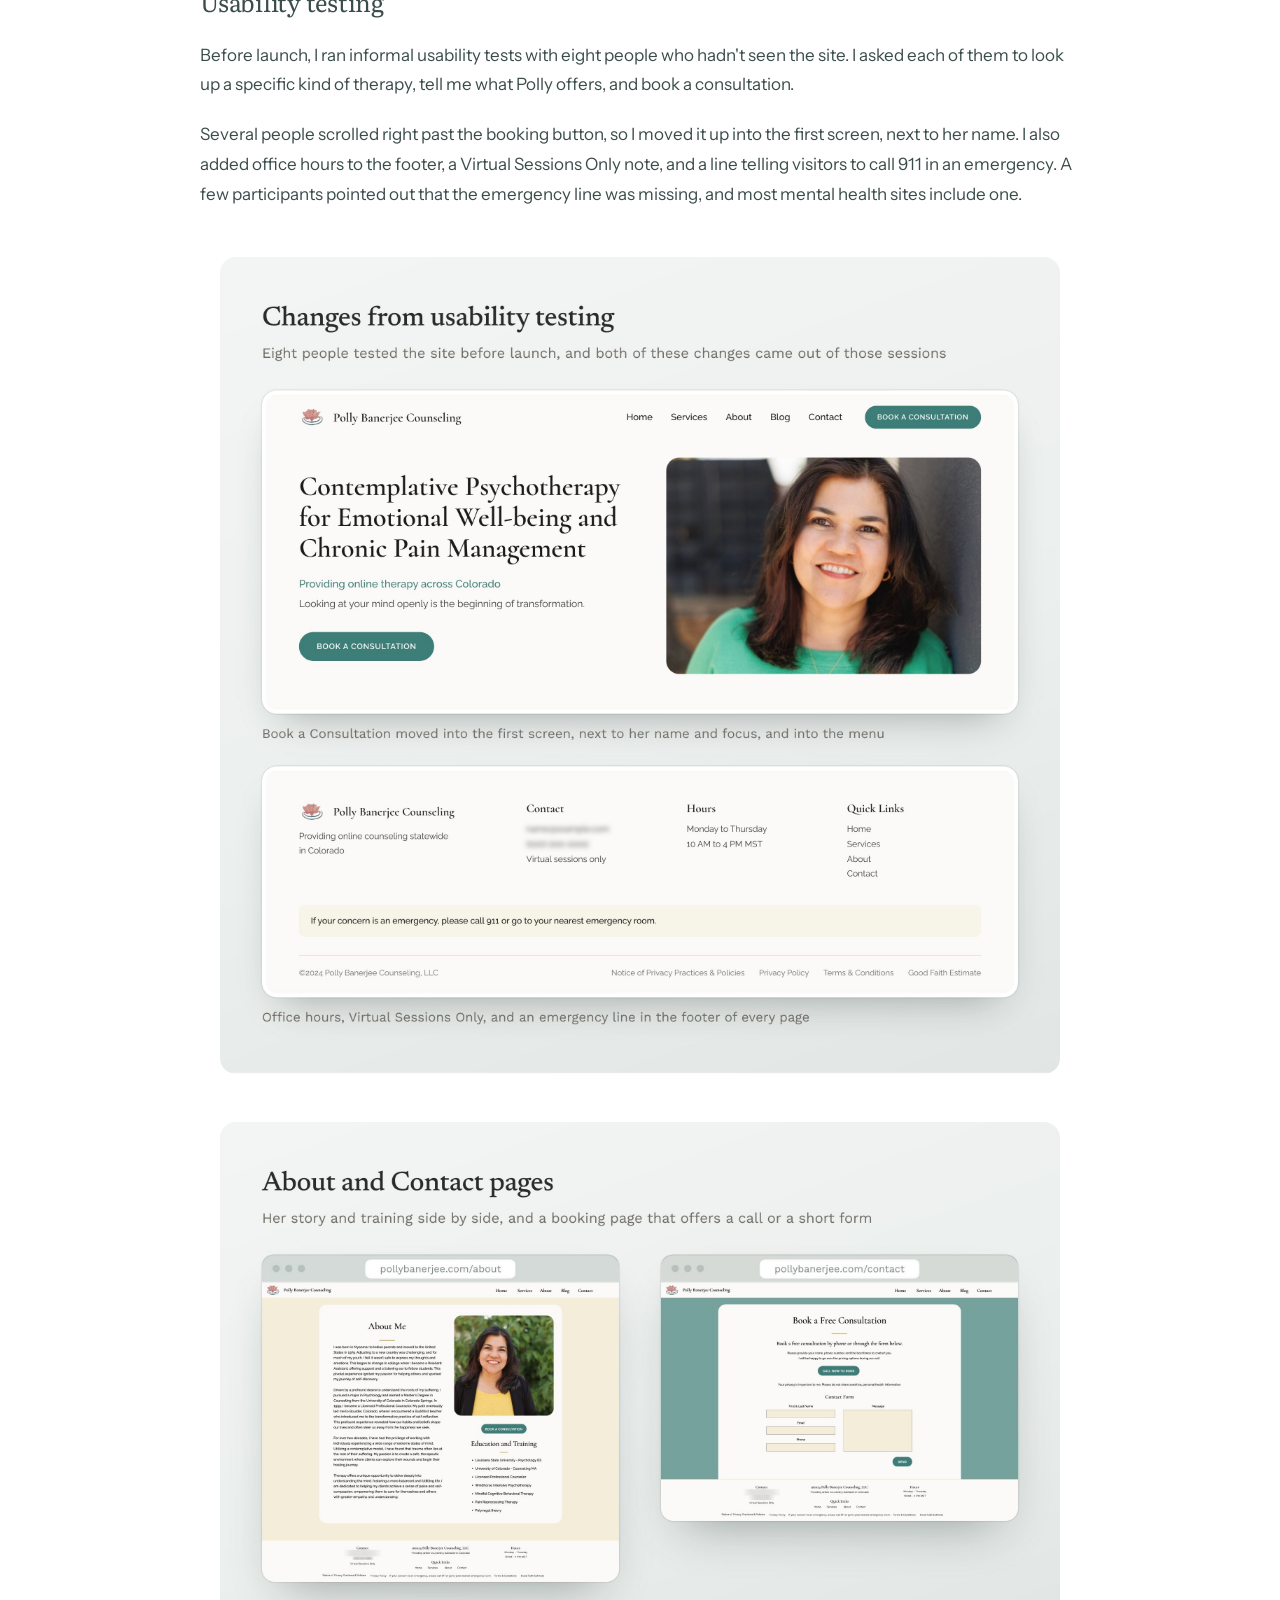
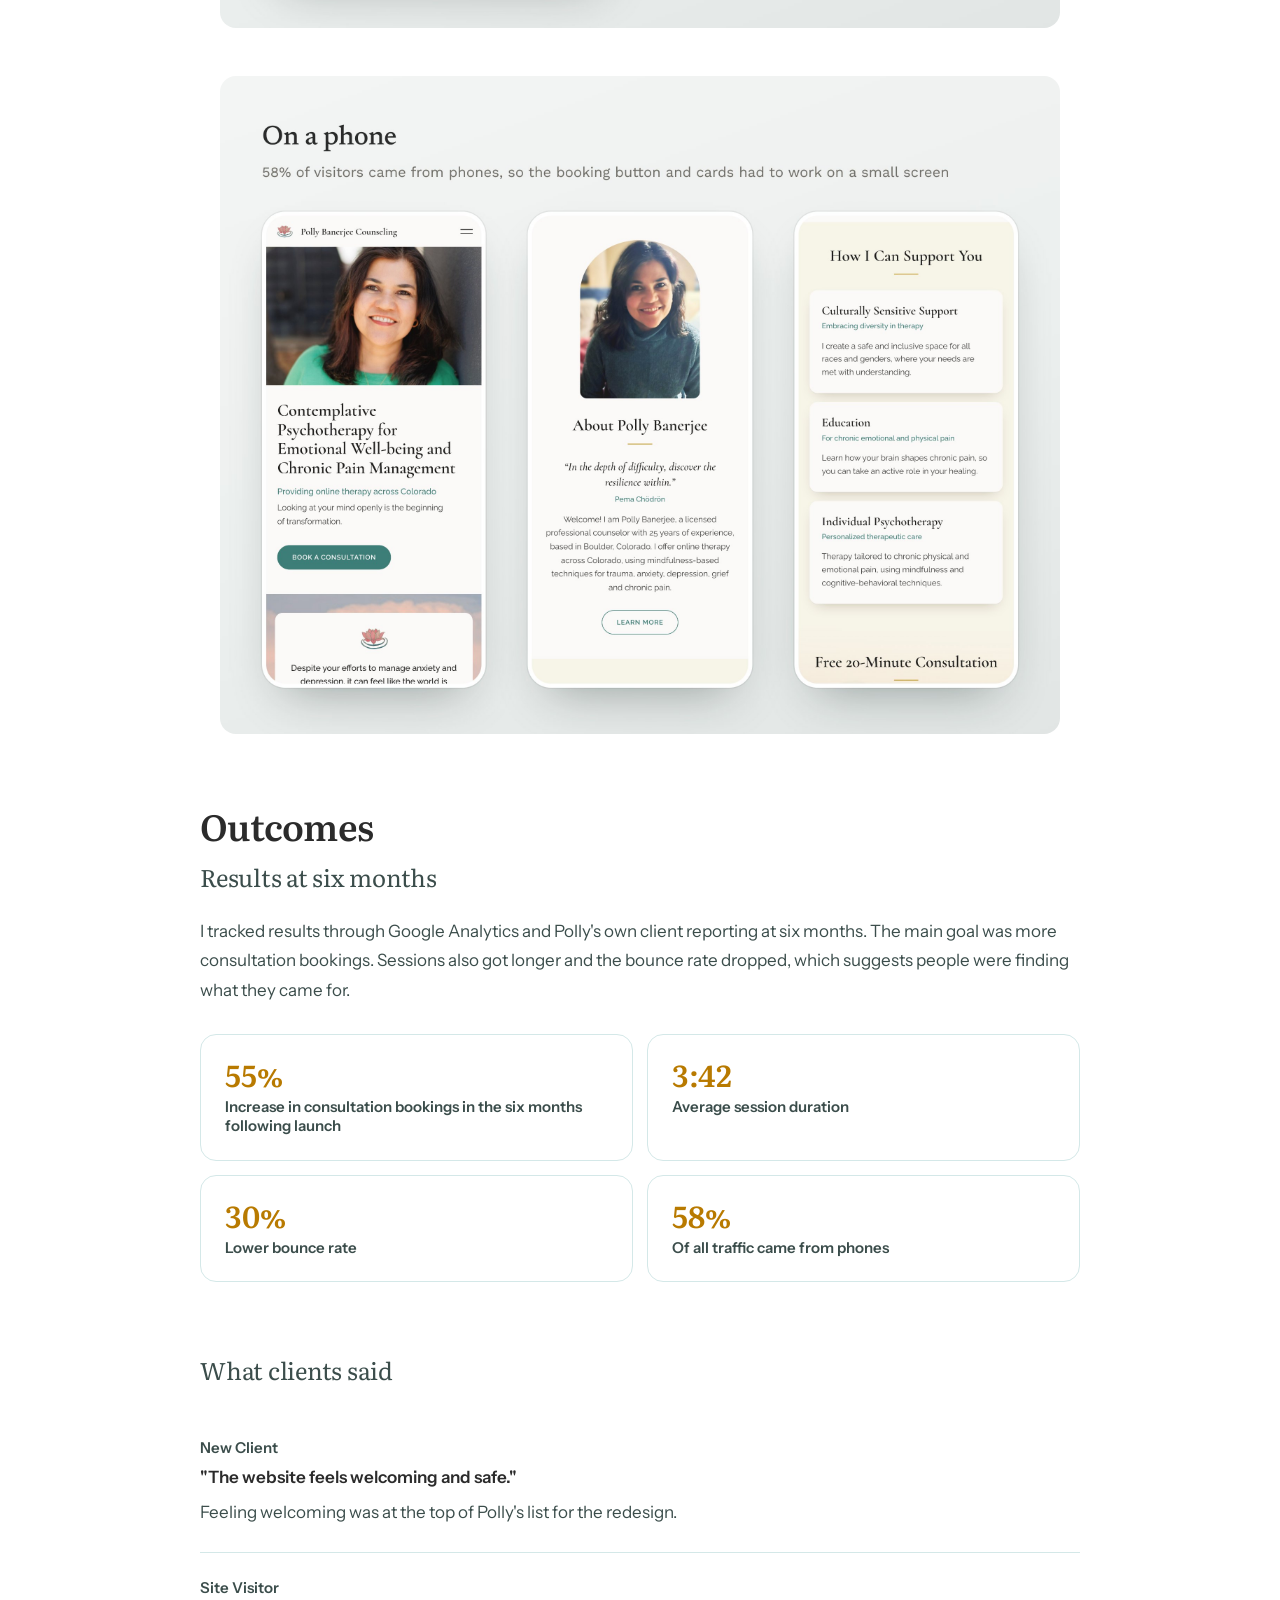
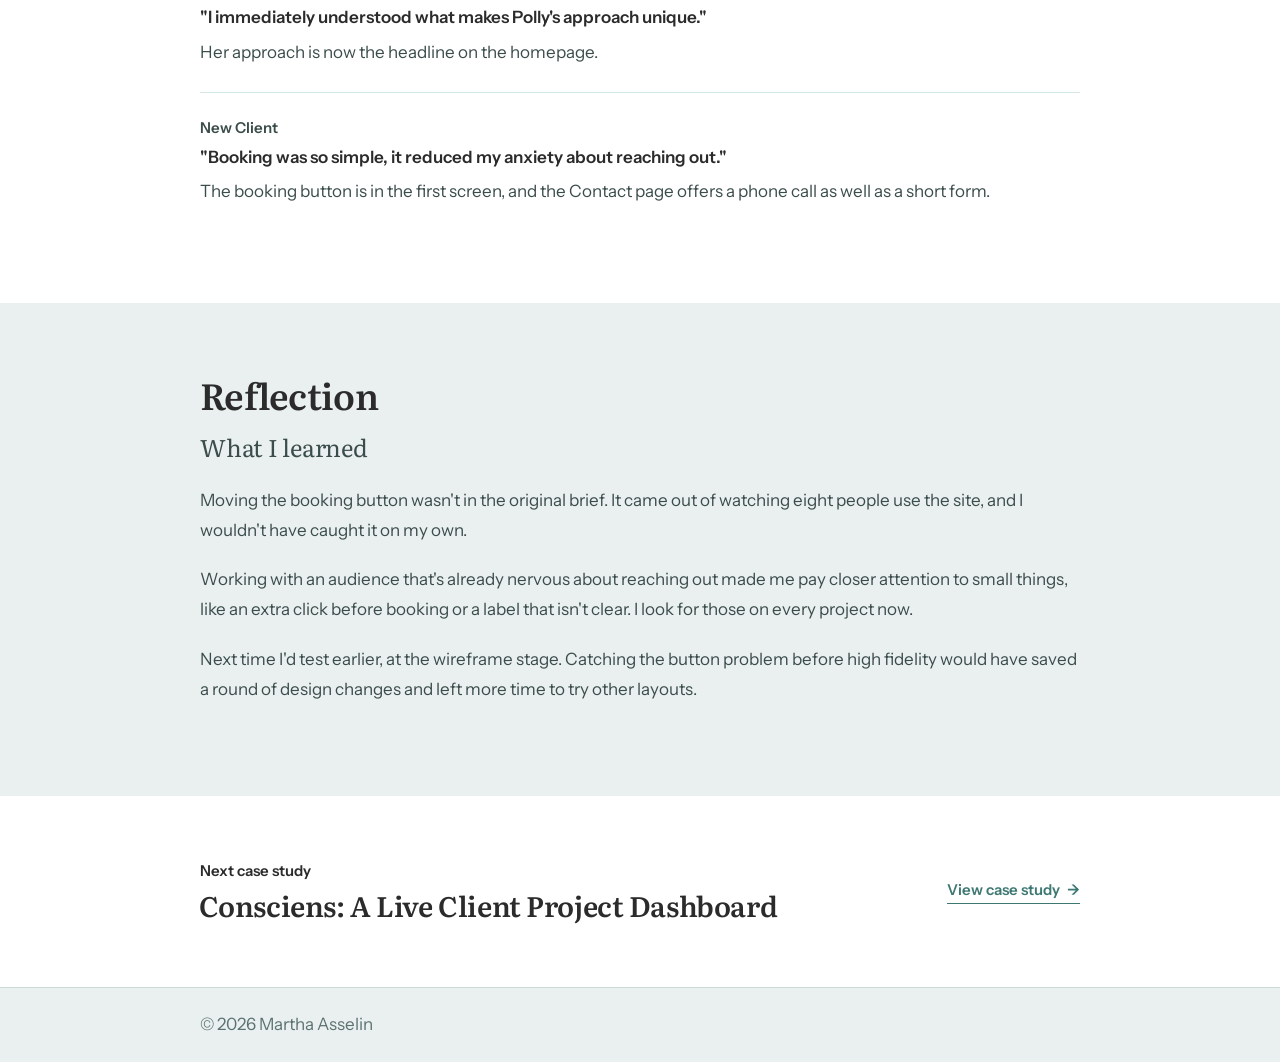
<file: case-studies/polly-banerjee.html>
<!DOCTYPE html>
<html lang="en">
<head>
<meta charset="UTF-8">
<meta name="viewport" content="width=device-width, initial-scale=1.0">
<title>Polly Banerjee Counseling, Martha Asselin</title>
<link rel="preconnect" href="https://fonts.googleapis.com">
<link rel="preconnect" href="https://fonts.gstatic.com" crossorigin>
<link rel="stylesheet" href="https://fonts.googleapis.com/css2?family=Literata:ital,opsz,wght@0,7..72,400;0,7..72,600;0,7..72,700;1,7..72,400&family=Instrument+Sans:wght@400;500;600&display=swap">
<link rel="stylesheet" href="../assets/css/main.css?v=56">
<link rel="icon" type="image/svg+xml" href="../favicon.svg">
<style>
  /* Hero watermark: Polly Banerjee Counseling's lotus in place of mine on this case study */
  .case-hero::before { background-image: url('../assets/images/polly-mark.png'); opacity: 0.22; top: 120px; width: 200px; }

  .device-browser {
    background: var(--white);
    border-radius: 12px;
    box-shadow: 0 12px 48px rgba(0,0,0,.13);
    overflow: hidden;
    width: 100%;
    position: relative;
  }
  .scroll-hint {
    position: absolute;
    bottom: 0; left: 0; right: 0;
    padding: 40px 0 16px;
    background: linear-gradient(transparent, rgba(250,248,244,.98));
    display: flex;
    align-items: flex-end;
    justify-content: center;
    font-family: var(--sans);
    font-size: 10px;
    letter-spacing: .12em;
    text-transform: uppercase;
    color: var(--ink);
    pointer-events: none;
    opacity: 0;
    transition: opacity .3s ease;
  }
  .device-browser:hover .scroll-hint { opacity: 1; }
  .device-bar {
    background: #ebebeb;
    padding: 10px 14px;
    display: flex;
    align-items: center;
    gap: 10px;
    border-bottom: 1px solid rgba(0,0,0,.07);
    flex-shrink: 0;
  }
  .device-dots { display: flex; gap: 6px; flex-shrink: 0; }
  .device-dot { width: 11px; height: 11px; border-radius: 50%; }
  .device-dot:nth-child(1) { background: #ff5f57; }
  .device-dot:nth-child(2) { background: #febc2e; }
  .device-dot:nth-child(3) { background: #28c840; }
  .device-url {
    flex: 1;
    background: #fff;
    border-radius: 5px;
    height: 22px;
    display: flex;
    align-items: center;
    justify-content: center;
    font-family: var(--sans);
    font-size: 10px;
    color: var(--muted);
    letter-spacing: .02em;
    border: 1px solid rgba(0,0,0,.08);
    max-width: 320px;
    margin: 0 auto;
  }
  .device-scroll-wrap {
    height: 520px;
    overflow-y: auto;
    position: relative;
    scrollbar-width: none;
    -ms-overflow-style: none;
  }
  .device-scroll-wrap::-webkit-scrollbar { display: none; }
  .device-scroll-track img { width: 100%; display: block; border-radius: 0; }
</style>
</head>
<body>

<nav class="nav-home" id="mainNav">
  <a href="../index.html" class="nav-logo">
    <svg width="36" height="36" viewBox="0 0 1032 1034" xmlns="http://www.w3.org/2000/svg" style="display:block;flex-shrink:0;">
      <path d="M520 60.5V95.5C749.198 95.5 935 281.302 935 510.5H970H1005C1005 242.642 787.858 25.5 520 25.5V60.5ZM970 510.5H935C935 739.698 749.198 925.5 520 925.5V960.5V995.5C787.858 995.5 1005 778.358 1005 510.5H970ZM520 960.5V925.5C290.802 925.5 105 739.698 105 510.5H70H35C35 778.358 252.142 995.5 520 995.5V960.5ZM70 510.5H105C105 281.302 290.802 95.5 520 95.5V60.5V25.5C252.142 25.5 35 242.642 35 510.5H70Z" fill="#B87A00"/>
      <line x1="157.353" y1="667.597" x2="406.097" y2="326.647" stroke="#B87A00" stroke-width="70" stroke-linecap="round"/>
      <path d="M670 319.5L887 664.5" stroke="#B87A00" stroke-width="70" stroke-linecap="round" fill="none"/>
      <line x1="666.449" y1="320.587" x2="413.587" y2="695.551" stroke="#B87A00" stroke-width="70" stroke-linecap="round"/>
      <line x1="520.44" y1="522.003" x2="794.439" y2="526.018" stroke="#B87A00" stroke-width="60"/>
      <line x1="413.32" y1="318.23" x2="650.73" y2="691.18" stroke="#B87A00" stroke-width="70" stroke-linecap="round"/>
    </svg>
    <span class="nav-name">Martha Asselin</span>
  </a>
  <div class="nav-right">
    <ul class="nav-links">
      <li><a href="../index.html">Home</a></li>
      <li><a href="../index.html#work" class="active">Work</a></li>
      <li><a href="../about.html">About</a></li>
      <li><a href="../index.html#contact">Contact</a></li>
    </ul>
  </div>
  <div class="progress-bar" id="progressBar"></div>
</nav>

<!-- HERO -->
<div class="case-hero reveal">
  <h1 class="t-display">Polly Banerjee Counseling</h1>
  <p class="t-subtitle">Full site redesign</p>
  <div class="cs-summary">
    <div><h2 class="cs-summary-label">Problem</h2><p>Polly Banerjee is a licensed counselor in Boulder with 25 years of experience. Visitors to her old website couldn't tell what she specialized in, and there wasn't an obvious way to book a first appointment.</p></div>
    <div><h2 class="cs-summary-label">Approach</h2><p>I reviewed eight counseling websites in Colorado and interviewed Polly about how she talks about her work. I redesigned the site over two weeks, then tested it with eight people and moved the booking button into the first screen.</p></div>
    <div><h2 class="cs-summary-label">Result</h2><p>Consultation bookings went up 55% in the six months after launch. Sessions also got longer and the bounce rate dropped 30%, which suggests people were finding what they came for.</p></div>
  </div>
  <div class="meta-row">
    <div class="meta-item">
      <div class="meta-label t-strip">Role</div>
      <div class="meta-value t-meta">Lead Designer</div>
    </div>
    <div class="meta-item" style="padding-left:20px">
      <div class="meta-label t-strip">Duration</div>
      <div class="meta-value t-meta">2 weeks<br>Oct 2024</div>
    </div>
    <div class="meta-item" style="padding-left:20px">
      <div class="meta-label t-strip">Platform</div>
      <div class="meta-value t-meta">Web<br>Mobile + Desktop</div>
    </div>
    <div class="meta-item" style="padding-left:20px">
      <div class="meta-label t-strip">Tools</div>
      <div class="meta-value t-meta">Figma, Claude.ai<br>Squarespace</div>
    </div>
  </div>
</div>

<!-- HERO IMAGE: scrollable browser mockup -->
<div class="img-full reveal">
  <div class="device-browser" style="max-width:689px; margin:0 auto;">
    <div class="device-bar">
      <div class="device-dots">
        <div class="device-dot"></div>
        <div class="device-dot"></div>
        <div class="device-dot"></div>
      </div>
      <div class="device-url">pollybanerjee.com</div>
    </div>
    <div class="device-scroll-wrap" id="pollyScroll">
      <div class="device-scroll-track">
        <img src="../assets/images/cs-polly-home-v2.jpg" alt="Polly Banerjee Counseling homepage, full page">
      </div>
    </div>
    <div class="scroll-hint">Scroll to explore</div>
  </div>
</div>
<div class="img-contained reveal" style="margin-top:-16px">
  <p class="img-caption">Fig 01. The redesigned homepage. Scroll to see the full page.</p>
</div>

<!-- 01 CHALLENGE -->
<div class="case-section reveal" style="padding-bottom: 0">
  <h2 class="t-heading">The challenge</h2>
  <h3 class="t-subtitle">What the old site was missing</h3>
  <p class="t-body">Polly specializes in contemplative psychotherapy and chronic pain. Her original site opened on a landscape photo and a long welcome message, and it didn't say much about either focus.</p>
  <p class="t-body">The only button on the homepage was Contact Me, about halfway down. Her specializations and office hours were hard to find, which is a lot to ask of someone who's already nervous about starting therapy.</p>
  <p class="t-body">Polly asked for a full redesign. She wanted new visitors to understand how she works and feel comfortable reaching out, and she wanted the booking button to be easy to find.</p>
</div>

<div class="img-wide reveal">
  <img src="../assets/images/cs-polly-before-after.jpg?v=2" alt="The original homepage with a landscape photo and a Contact Me button, next to the redesigned homepage with her photo and a Book a Consultation button at the top">
  <p class="img-caption">Fig 02. The homepage before and after the redesign</p>
</div>

<div class="divider"></div>

<!-- 02 RESEARCH -->
<div class="case-section reveal" style="padding-bottom: 24px">
  <h2 class="t-heading">Research and discovery</h2>
  <h3 class="t-subtitle">What eight therapy websites had in common</h3>
  <p class="t-body">I used Claude to help run a competitive review of eight counseling practice websites in Colorado, looking at visual design, navigation, and how each one handled booking. Most of them had the same problems, and so did Polly's old site.</p>
  <div class="decisions">
    <div class="decision">
      <p class="decision-num t-label">Finding 1</p>
      <h3 class="t-subhead">Clinical or cluttered visuals</h3>
      <p class="t-body">Most of the sites felt impersonal. Palettes were either cold or busy, and few used photos of the therapist or anything about her story.</p>
    </div>
    <div class="decision">
      <p class="decision-num t-label">Finding 2</p>
      <h3 class="t-subhead">Important information buried</h3>
      <p class="t-body">Specializations were hard to find, and insurance details were often missing. People who were already anxious ended up digging through menus.</p>
    </div>
    <div class="decision">
      <p class="decision-num t-label">Finding 3</p>
      <h3 class="t-subhead">Booking that took too many steps</h3>
      <p class="t-body">Several sites had multi-step booking flows or consultation buttons that were easy to miss, right at the point when someone was deciding whether to reach out.</p>
    </div>
  </div>
</div>

<!-- Competitive analysis -->
<div class="img-wide reveal">
  <img src="../assets/images/cs-polly-audit.jpg" alt="Ranked bars for six gaps across eight Colorado therapy websites, from contact information buried in navigation (7 of 8) to no direct way to request a consultation (4 of 8), each with how Polly's site handles it">
  <p class="img-caption">Fig 03. What turned up across the eight sites</p>
</div>
<div class="divider"></div>

<!-- 03 STRATEGY -->
<div class="case-section reveal" style="padding-bottom: 0">
  <h2 class="t-heading">Design strategy</h2>
  <h3 class="t-subtitle">Visual direction and site structure</h3>
  <p class="t-body">Polly's work is contemplative, and I wanted the site to feel calm and warm. I chose a soft sage and sand palette with Cormorant headings, and used landscape photos instead of stock office photos. Her hand-painted lotus became the logo.</p>
  <div class="decisions">
    <div class="decision">
      <p class="decision-num t-label">Structure</p>
      <h3 class="t-subhead">Five pages</h3>
      <p class="t-body">The site has Home, Services, About, Blog and Contact. Services covers what she treats and how she works, About has her story and training, and Contact is where people book.</p>
    </div>
  </div>
</div>

<div class="img-wide reveal">
  <img src="../assets/images/cs-polly-style.jpg" alt="Polly Banerjee Counseling visual system: Cormorant and Raleway type, a seven-color palette, buttons, the lotus logo and site imagery">
  <p class="img-caption">Fig 04. The visual system: type, color, buttons, logo and imagery</p>
</div>

<div class="case-section reveal">
  <h3 class="t-subtitle">The copy</h3>
  <p class="t-body">I interviewed Polly about how she talks about her work and what her clients respond to, then drafted the service descriptions from those conversations. I used Claude to tighten the tone and to check that the terms she uses, like contemplative psychotherapy and chronic pain counseling, match what people in Colorado search for.</p>
</div>

<div class="divider"></div>

<!-- 04 EXECUTION -->
<div class="case-section reveal" style="padding-bottom: 0">
  <h2 class="t-heading">Homepage, Services, and About</h2>
  <p class="t-body">Someone landing on the homepage for the first time should be able to see who Polly is and what she helps with, and find a way to contact her without much scrolling.</p>
  <div class="decisions">
    <div class="decision">
      <p class="decision-num t-label">Homepage</p>
      <h3 class="t-subhead">The first screen</h3>
      <p class="t-body">Her photo, her specialties and a Book a Consultation button are all above the fold. The same button is in the menu and again near the bottom of the page, next to the offer of a free 20-minute consultation.</p>
    </div>
    <div class="decision">
      <p class="decision-num t-label">Services</p>
      <h3 class="t-subhead">Two lists of conditions, then three cards</h3>
      <p class="t-body">The conditions she treats are in two short lists, so people can check quickly whether she works with what they're dealing with. Below those, three cards cover her philosophy, who she works with and her approach.</p>
    </div>
    <div class="decision">
      <p class="decision-num t-label">About</p>
      <h3 class="t-subhead">Her story and training</h3>
      <p class="t-body">People choosing a therapist usually want to know a bit about who she is and how she was trained, so I put the two side by side.</p>
    </div>
  </div>
</div>

<div class="img-wide reveal">
  <img src="../assets/images/cs-polly-wire-final.jpg" alt="The homepage wireframe next to the final homepage design">
  <p class="img-caption">Fig 05. Homepage wireframe and final design</p>
</div>
<div class="img-wide reveal">
  <img src="../assets/images/cs-polly-wire-services.jpg" alt="The Services page wireframe next to the final Services page">
  <p class="img-caption">Fig 06. Services page wireframe and final design</p>
</div>

<div class="case-section reveal" style="padding-bottom: 0">
  <h3 class="t-subtitle">Usability testing</h3>
  <p class="t-body">Before launch, I ran informal usability tests with eight people who hadn't seen the site. I asked each of them to look up a specific kind of therapy, tell me what Polly offers, and book a consultation.</p>
  <p class="t-body">Several people scrolled right past the booking button, so I moved it up into the first screen, next to her name. I also added office hours to the footer, a Virtual Sessions Only note, and a line telling visitors to call 911 in an emergency. A few participants pointed out that the emergency line was missing, and most mental health sites include one.</p>
</div>

<div class="img-wide reveal">
  <img src="../assets/images/cs-polly-testing.jpg" alt="Close-ups of the homepage hero with the Book a Consultation button, and the footer with office hours, Virtual Sessions Only and the emergency line">
  <p class="img-caption">Fig 07. Two changes that came from testing</p>
</div>
<div class="img-wide reveal">
  <img src="../assets/images/cs-polly-pages.jpg?v=2" alt="The final About and Contact pages in browser frames">
  <p class="img-caption">Fig 08. The About and Contact pages</p>
</div>
<div class="img-wide reveal">
  <img src="../assets/images/cs-polly-mobile.jpg" alt="The homepage, About section and service cards on a phone">
  <p class="img-caption">Fig 09. The homepage, About section, and services cards on a phone</p>
</div>

<div class="divider"></div>

<!-- 05 OUTCOMES -->
<div class="case-section reveal">
  <h2 class="t-heading">Outcomes</h2>
  <h3 class="t-subtitle">Results at six months</h3>
  <p class="t-body">I tracked results through Google Analytics and Polly's own client reporting at six months. The main goal was more consultation bookings. Sessions also got longer and the bounce rate dropped, which suggests people were finding what they came for.</p>
  <div class="outcomes-grid">
    <div class="outcome-card">
      <div class="outcome-num t-numeral">55%</div>
      <div class="outcome-label t-label">Increase in consultation bookings in the six months following launch</div>
    </div>
    <div class="outcome-card">
      <div class="outcome-num t-numeral">3:42</div>
      <div class="outcome-label t-label">Average session duration</div>
    </div>
    <div class="outcome-card">
      <div class="outcome-num t-numeral">30%</div>
      <div class="outcome-label t-label">Lower bounce rate</div>
    </div>
    <div class="outcome-card">
      <div class="outcome-num t-numeral">58%</div>
      <div class="outcome-label t-label">Of all traffic came from phones</div>
    </div>
  </div>
</div>

<!-- Client quotes -->
<div class="case-section reveal">
  <h3 class="t-subtitle">What clients said</h3>
  <div class="decisions">
    <div class="decision">
      <p class="decision-num t-label">New Client</p>
      <h3 class="t-subhead">"The website feels welcoming and safe."</h3>
      <p class="t-body">Feeling welcoming was at the top of Polly's list for the redesign.</p>
    </div>
    <div class="decision">
      <p class="decision-num t-label">Site Visitor</p>
      <h3 class="t-subhead">"I immediately understood what makes Polly's approach unique."</h3>
      <p class="t-body">Her approach is now the headline on the homepage.</p>
    </div>
    <div class="decision">
      <p class="decision-num t-label">New Client</p>
      <h3 class="t-subhead">"Booking was so simple, it reduced my anxiety about reaching out."</h3>
      <p class="t-body">The booking button is in the first screen, and the Contact page offers a phone call as well as a short form.</p>
    </div>
  </div>
</div>

<!-- REFLECTION -->
<div class="reflection on-dark">
  <div class="reflection-inner reveal">
    <h2 class="t-heading">Reflection</h2>
    <h3 class="t-subtitle">What I learned</h3>
    <p class="t-body">Moving the booking button wasn't in the original brief. It came out of watching eight people use the site, and I wouldn't have caught it on my own.</p>
    <p class="t-body">Working with an audience that's already nervous about reaching out made me pay closer attention to small things, like an extra click before booking or a label that isn't clear. I look for those on every project now.</p>
    <p class="t-body">Next time I'd test earlier, at the wireframe stage. Catching the button problem before high fidelity would have saved a round of design changes and left more time to try other layouts.</p>
  </div>
</div>

<!-- NEXT CASE -->
<div class="next-case reveal">
  <div>
    <p class="next-label t-label">Next case study</p>
    <p class="next-title t-title">Consciens: A Live Client Project Dashboard</p>
  </div>
  <a href="client-dashboard.html" class="next-link t-action">View case study</a>
</div>

<footer>
  <span>&copy; 2026 Martha Asselin</span>
</footer>

<script>
  function copyEmail() {
    navigator.clipboard.writeText('marthaasselin@gmail.com').then(() => {
      let t = document.getElementById('copyToast');
      if (!t) { t = document.createElement('div'); t.id = 'copyToast'; t.className = 'copy-toast'; document.body.appendChild(t); }
      t.textContent = 'Copied: marthaasselin@gmail.com';
      t.classList.add('show');
      clearTimeout(t._timer);
      t._timer = setTimeout(() => t.classList.remove('show'), 2400);
    }).catch(() => { window.location.href = 'mailto:marthaasselin@gmail.com'; });
  }

  window.addEventListener('scroll', () => {
    document.getElementById('mainNav').classList.toggle('scrolled', window.scrollY > 60);
    const pct = window.scrollY / (document.body.scrollHeight - window.innerHeight) * 100;
    document.getElementById('progressBar').style.width = pct + '%';
  }, { passive: true });

  const obs = new IntersectionObserver(entries => {
    entries.forEach(e => { if (e.isIntersecting) e.target.classList.add('visible'); });
  }, { threshold: 0.07, rootMargin: '0px 0px -28px 0px' });
  document.querySelectorAll('.reveal').forEach(el => obs.observe(el));

  // Auto-scroll device frame
  document.querySelectorAll('.device-scroll-wrap').forEach(wrap => {
    const img = wrap.querySelector('img');
    const PAUSE_TOP = 4000, PAUSE_BOT = 8000, SCROLL_MS = 17000;
    let phase = 'pause_top', phaseElapsed = 0, last = null;
    let userScrolling = false, resumeTimer = null;

    function tick(ts) {
      const dt = last ? Math.min(ts - last, 100) : 0;
      last = ts;
      const max = wrap.scrollHeight - wrap.clientHeight;
      if (max > 0 && !userScrolling) {
        phaseElapsed += dt;
        if (phase === 'pause_top') {
          if (phaseElapsed >= PAUSE_TOP) { phase = 'down'; phaseElapsed = 0; }
        } else if (phase === 'down') {
          wrap.scrollTop += (max / SCROLL_MS) * dt;
          if (wrap.scrollTop >= max) { wrap.scrollTop = max; phase = 'pause_bot'; phaseElapsed = 0; }
        } else if (phase === 'pause_bot') {
          if (phaseElapsed >= PAUSE_BOT) { phase = 'up'; phaseElapsed = 0; }
        } else if (phase === 'up') {
          wrap.scrollTop -= (max / SCROLL_MS) * dt;
          if (wrap.scrollTop <= 0) { wrap.scrollTop = 0; phase = 'pause_top'; phaseElapsed = 0; }
        }
      }
      requestAnimationFrame(tick);
    }

    wrap.addEventListener('scroll', () => {
      userScrolling = true;
      clearTimeout(resumeTimer);
      resumeTimer = setTimeout(() => {
        userScrolling = false;
        const max = wrap.scrollHeight - wrap.clientHeight;
        phase = wrap.scrollTop >= max - 10 ? 'pause_bot' : 'down';
        phaseElapsed = 0;
      }, 2500);
    }, { passive: true });

    if (img.complete) requestAnimationFrame(tick);
    else img.addEventListener('load', () => requestAnimationFrame(tick));
  });
</script>
</body>
</html>
</file>
<file: assets/css/main.css>
/* ============================================================
   Martha Asselin Portfolio — Design System
   ============================================================ */

*, *::before, *::after { margin: 0; padding: 0; box-sizing: border-box; }

html { max-width: 100%; overflow-x: hidden; }
body { overflow-x: hidden; max-width: 100%; }

:root {
  /* ── Core palette ── */
  --ink:          #2B2B2B;
  --heading:      #2B2B2B;
  --slate:        #3B4D4B;
  --mist:         #5B7270;
  --teal:         #3D7872;
  --teal-light:   #4e8f8a;
  --teal-deep:    #2F625D;
  --teal-pale:    #d4e8e8;
  --gold:         #B87A00;   /* outcome numerals ≥24px; links on dark bands; logo */
  --amber-hover:  #D99A1F;   /* amber link hover on dark bands */
  --amber-deep:   #8F5D00;   /* small text links on light grounds */
  --amber-deep-hover: #7A4F00;
  --gold-pale:    #f0deb0;
  --olive:        #4a5a28;
  --olive-pale:   #dde5cc;
  --paper:        #FFFFFF;
  --cream:        #FFFFFF;
  --cream-dark:   #EDE8E1;
  --mid:          #3B4D4B;   /* alias → slate */
  --mid-on-dark:  #B2C4C2;
  --muted:        #5B7270;   /* alias → mist */
  --light:        #8AB8B3;
  --white:        #FFFFFF;
  --band:         #F2F2F2;
  --mint:         #8AB8B3;
  --on-dark:      #E8F0EF;
  --on-dark-2:    #B2C4C2;
  --on-dark-muted: #8BA3A1;
  --hairline:     #E2DDD4;
  --tag-fill:     #E4E6DF;
  --card-fill:    #FAF8F4;
  /* ── Type ── */
  --serif:        'Literata', Georgia, 'Times New Roman', serif;
  --sans:         'Instrument Sans', system-ui, -apple-system, sans-serif;
  /* ── Unified radius ── */
  --radius:       16px;
  /* ── Spacing ── */
  --section-gap:  120px;
  --gutter:        48px;
  --sub-gap:       72px;
  --content-gap:   64px;
  /* ── Case study layout ── */
  --max:          960px;
  --home-max:     1240px;
  --case-gutter:   40px;
  /* ── Surface tint ── */
  --surface-tint: #EAF0F0;
}

html { scroll-behavior: smooth; }
body {
  background: #ffffff; color: var(--slate);
  font-family: var(--sans); font-size: 17px; font-weight: 400; line-height: 1.75;
  overflow-x: hidden; cursor: default;
  -webkit-font-smoothing: antialiased; text-rendering: optimizeLegibility;
}
a, button, label, [role="button"] { cursor: default; }


/* ============================================================
   FOCUS STATES
   ============================================================ */
:focus { outline: none; }
:focus-visible {
  outline: 2px solid var(--teal);
  outline-offset: 2px;
  border-radius: 2px;
}

/* ============================================================
   PROGRESS BAR
   ============================================================ */
.progress-bar {
  position: fixed; top: 0; left: 0; height: 2px;
  background: var(--gold);
  z-index: 200; width: 0%; transition: width .1s linear;
}


/* ============================================================


/* ============================================================
   NAV — Homepage (fixed)
   ============================================================ */
nav.nav-home {
  display: flex; justify-content: space-between; align-items: center;
  padding: 22px max(var(--gutter), calc((100vw - 1400px) / 2 + var(--gutter)));
  border-bottom: 1px solid var(--teal-pale);
  background: var(--white);
  position: fixed; top: 0; left: 0; right: 0; z-index: 100;
  transition: box-shadow .35s, background .35s;
}
nav.nav-home.scrolled {
  box-shadow: 0 1px 0 var(--teal-pale), 0 4px 28px rgba(26,40,40,.07);
  background: rgba(255,255,255,.96);
  backdrop-filter: blur(14px);
}
.nav-logo { display: flex; align-items: center; gap: 11px; text-decoration: none; }
.nav-logo svg { }
.nav-name { font-family: var(--serif); font-size: 19px; font-weight: 500; letter-spacing: -0.01em; color: var(--ink); }
.nav-right { display: flex; align-items: center; gap: 40px; }
.nav-links { display: flex; gap: 30px; list-style: none; }
.nav-links a { color: var(--mist); text-decoration: none; position: relative; padding-bottom: 3px; transition: color .15s ease; }
.nav-links a::after { content: ''; position: absolute; bottom: 0; left: 0; width: 0; height: 1px; background: currentColor; transition: width .25s ease; }
.nav-links a:hover { color: var(--gold); }
.nav-links a:hover::after { width: 100%; }
.nav-links a.active { color: var(--gold); }
.nav-links a.active::after { width: 100%; }
.nav-dot { width: 7px; height: 7px; border-radius: 50%; background: var(--gold); animation: pulse 2.5s ease-in-out infinite; }
@keyframes pulse { 0%,100%{opacity:1;transform:scale(1)} 50%{opacity:.4;transform:scale(.8)} }


/* ============================================================
   NAV — Case Study (sticky)
   ============================================================ */
nav.nav-case {
  display: flex; justify-content: space-between; align-items: center;
  padding: 20px var(--gutter);
  border-bottom: 1px solid var(--teal-pale);
  background: var(--white);
  position: sticky; top: 0; z-index: 100;
}
.nav-back {
  color: var(--heading); text-decoration: none;
  display: flex; align-items: center; gap: 8px; transition: color .2s;
}
.nav-back:hover { color: var(--gold); }
.nav-back::before { content: '←'; font-size: 14px; display: inline-block; transition: transform .25s cubic-bezier(.34,1.56,.64,1); }
.nav-back:hover::before { transform: translateX(-4px); }
.nav-case-name {
  color: var(--ink); letter-spacing: -.01em; text-decoration: none;
  display: flex; align-items: center; gap: 10px;
}
.nav-case-name svg { flex-shrink: 0; }
.nav-next {
  color: var(--heading); text-decoration: none;
  display: flex; align-items: center; gap: 8px; transition: color .2s;
}
.nav-next:hover { color: var(--gold); }
.nav-next::after { content: '→'; font-size: 14px; display: inline-block; transition: transform .25s cubic-bezier(.34,1.56,.64,1); }
.nav-next:hover::after { transform: translateX(4px); }


/* ============================================================
   REVEAL
   ============================================================ */
.reveal { opacity: 0; transform: translateY(24px); transition: opacity .7s ease, transform .7s ease; }
.reveal.visible { opacity: 1; transform: translateY(0); }
.d1 { transition-delay: .1s; }
.d2 { transition-delay: .22s; }
.d3 { transition-delay: .34s; }
.d4 { transition-delay: .46s; }


/* ============================================================
   HERO
   ============================================================ */
.hero-wrap { max-width: var(--home-max); margin: 0 auto; padding: 0 var(--gutter); }
.hero {
  display: grid; grid-template-columns: 1fr 300px; gap: 64px;
  align-items: center; padding: 120px 0 0;
}
.hero-left {
  display: flex; flex-direction: column; margin-bottom: 48px;
}
.hero-left > * { margin-top: 0; margin-bottom: 0; }

@keyframes fadeUp { from{opacity:0;transform:translateY(18px)} to{opacity:1;transform:translateY(0)} }

.hero h1 {
  margin: 0 0 28px; max-width: 660px;
  color: var(--ink); opacity: 0; animation: fadeUp .8s .35s forwards;
}
.hero h1 em { font-style: normal; color: inherit; font-weight: 600; }

.hero-sub {
  color: var(--slate); max-width: 480px; margin: 0;
  opacity: 0; animation: fadeUp .7s .6s forwards;
}
.hero-ctas {
  display: flex; gap: 20px; align-items: center;
  opacity: 0; animation: fadeUp .7s .78s forwards;
}

.btn-primary {
  background: var(--teal); color: var(--white); padding: 15px 32px;
  text-decoration: none;
  display: inline-flex; align-items: center;
  border-radius: 4px; border: none;
  transition: background .25s ease, transform .22s cubic-bezier(.34,1.56,.64,1), box-shadow .25s ease;
}
.btn-primary:hover {
  background: var(--teal-light);
  transform: translateY(-2px);
  box-shadow: 0 8px 20px rgba(45,107,107,.28);
}
.btn-primary:active {
  transform: scale(0.97);
  transition-duration: .08s;
  box-shadow: none;
}
.btn-primary span { position: static; }

.btn-secondary {
  color: var(--teal); text-decoration: none;
  display: inline-flex; align-items: center; gap: 6px;
  border: 1px solid #d6d0c5; border-radius: 4px;
  transition: color .2s; white-space: nowrap;
}
.btn-secondary::after { content: '→'; font-size: 15px; display: inline-block; transition: transform .25s cubic-bezier(.34,1.56,.64,1); }
.btn-secondary:hover { color: var(--gold); }
.btn-secondary:hover::after { transform: translateX(5px); }


/* ============================================================
   HERO PHOTO
   ============================================================ */
.hero-photo-wrap { position: relative; opacity: 0; animation: fadeUp .9s .35s forwards; display: flex; flex-direction: column; margin-top: 40px; }
.photo-clip { overflow: hidden; border-radius: var(--radius); position: relative; flex: 1; border: 1px solid var(--teal-pale); }
.hero .photo-clip { max-height: 380px; }
.hero-photo { width: 100%; height: 100%; object-fit: cover; object-position: center top; display: block; }

.photo-overlay {
  position: absolute; inset: 0;
  background: linear-gradient(to top, rgba(26,40,40,.65) 0%, rgba(26,40,40,.18) 55%, transparent 100%);
  border-radius: var(--radius); opacity: 0; transition: opacity .4s ease;
  display: flex; flex-direction: column; justify-content: flex-end;
  padding: 28px; pointer-events: none;
}
.photo-clip:hover .photo-overlay { opacity: 1; }

.overlay-card {
  transform: translateY(12px);
  transition: transform .4s cubic-bezier(.22,1,.36,1), opacity .4s ease;
  opacity: 0; padding-left: 4px;
}
.photo-clip:hover .overlay-card { transform: translateY(0); opacity: 1; }

.overlay-tags { display: flex; gap: 8px; flex-wrap: wrap; }


/* ============================================================
   WORK SECTION
   ============================================================ */
.section { padding: var(--section-gap) var(--gutter); max-width: var(--home-max); margin: 0 auto; }
.section-header { margin-bottom: 40px; }
.section-header h2 { color: var(--ink); margin-bottom: 0; }




.proj-tags { display: flex; gap: 7px; margin-bottom: 13px; flex-wrap: wrap; }
.tag {
  color: var(--teal-deep); background: var(--tag-fill); border: none;
  padding: 5px 12px; border-radius: 3px;
}

.proj-title { margin-bottom: 11px; color: var(--ink); }
.proj-desc { color: var(--slate); max-width: 450px; }
.proj-meta { color: var(--mist); margin-top: 15px; }
.proj-arrow { position: absolute; top: 10px; right: 10px; font-size: 18px; color: var(--gold); opacity: 0; transition: all .25s; }

.proj-visual {
  height: 240px; border-radius: var(--radius); overflow: hidden;
  position: relative; transition: transform .35s ease, box-shadow .35s ease;
  background: var(--cream-dark);
}
.proj-visual img { position: absolute; inset: 0; width: 100%; height: 100%; object-fit: cover; object-position: center top; display: block; }
.vis-01 { background: #f6f6f6; }
.proj-visual.vis-01 img { inset: 24px; width: calc(100% - 48px); height: calc(100% - 48px); object-fit: contain; object-position: center; }
.vis-02 { background: var(--olive-pale); }
.vis-03 { background: var(--gold-pale); }


/* ============================================================
   SELECTED WORK — ROW CARDS
   ============================================================ */
.work-intro { max-width: 720px; padding-bottom: 32px; }
.work-intro .eyebrow { margin-bottom: 16px; }
.work-intro h2 { color: var(--ink); margin: 0 0 16px; }
.work-intro-body { color: var(--slate); margin: 0; }

.work-row {
  display: grid; gap: 44px; align-items: center;
  padding: 40px;
  background: var(--white);
  border: 1px solid var(--teal-pale);
  border-radius: 12px;
  min-height: 270px;
  margin-bottom: 12px;
  box-shadow: inset 3px 0 0 transparent;
  transition: background-color 0.25s ease, box-shadow 0.25s ease, opacity 0.7s ease, transform 0.7s ease;
  cursor: pointer;
  text-decoration: none; color: inherit;
}
.work-row:hover { background: var(--surface-tint); }
.work-row:active { background: #E1EAEA; }
.work-row:focus-visible { background: var(--surface-tint); outline: 2px solid var(--teal); outline-offset: 2px; }
.work-row--odd  { grid-template-columns: 1fr 420px; }
.work-row--even { grid-template-columns: 420px 1fr; }
.work-row--odd:hover  .row-text { transform: translateX(6px); }
.work-row--even:hover .row-text { transform: translateX(-6px); }

.row-text { display: flex; flex-direction: column; gap: 15px; transition: transform 0.25s ease; }
.row-tags { display: flex; gap: 7px; flex-wrap: wrap; }
.row-tag {
  color: var(--teal-deep); background: var(--tag-fill);
  padding: 5px 12px; border-radius: 3px;
}
.row-text h3 { color: var(--ink); margin: 0; }
.row-text p { color: var(--slate); margin: 0; }
.row-outcome { display: flex; align-items: baseline; gap: 10px; padding-top: 3px; }
.row-outcome-num { color: var(--gold); }
.row-outcome-label { color: var(--slate); }
.row-status { display: flex; align-items: center; gap: 9px; padding-top: 3px; }
.status-dot { width: 7px; height: 7px; border-radius: 50%; background: var(--teal); flex-shrink: 0; }
.status-label { color: var(--slate); }
.row-link-row { display: flex; align-items: center; gap: 20px; padding-top: 7px; }
.case-link {
  color: var(--teal); text-decoration: none;
  border-bottom: 1px solid var(--teal); padding-bottom: 3px;
  display: inline-flex; align-items: center; gap: 7px;
  transition: color .15s ease, border-color .15s ease;
}
.case-link::after { content: '→'; display: inline-block; transition: transform .2s ease; }
.case-link:hover,
.work-row:hover .case-link { color: var(--gold); border-color: var(--gold); }
.case-link:hover::after,
.work-row:hover .case-link::after { transform: translateX(4px); }
.case-link:active { color: var(--gold); border-color: var(--gold); }
.row-meta { color: var(--mist); }
.row-image { align-self: stretch; overflow: hidden; border-radius: var(--radius); }
.row-img {
  width: 100%; height: 100%; min-height: 280px;
  object-fit: cover; object-position: center;
  display: block;
  transition: transform 0.25s ease;
}
.work-row:hover .row-img { transform: scale(1.04); }


/* ============================================================
   APPROACH
   ============================================================ */
.approach { background: var(--band); color: var(--ink); padding: var(--section-gap) var(--gutter); }
.approach-inner { max-width: var(--home-max); margin: 0 auto; padding: 0 var(--gutter); display: grid; grid-template-columns: 1fr 1fr; gap: 88px; align-items: start; }
.approach h2 { color: var(--ink); }
.approach h2 em { font-style: normal; color: inherit; font-weight: 600; }
.approach-right p { color: var(--slate); margin-bottom: 22px; }
.approach-right p strong { color: var(--ink); font-weight: 500; }
.approach-pills { display: flex; flex-wrap: wrap; gap: 8px; margin-top: 32px; }
.pill {
  border: 1px solid rgba(0,0,0,.16); color: var(--slate);
  padding: 5px 14px; border-radius: 20px;
  background: transparent; cursor: default;
}


/* ============================================================
   HOMEPAGE SKILLS SECTION
   ============================================================ */
.hp-skills { background: var(--cream); padding: var(--section-gap) 0; }
.hp-skills-inner { max-width: var(--home-max); margin: 0 auto; padding: 0 var(--gutter); }
.hp-skills h2 { color: var(--heading); margin-bottom: 40px; }
.hp-skills .skills-grid { display: grid; grid-template-columns: 1fr 1fr; gap: 20px; margin-top: 0; }
.hp-skills .skill-card {
  background: var(--white); border: 1px solid var(--teal-pale);
  border-radius: 16px; padding: 32px;
}
.hp-skills .skill-header {
  display: flex; align-items: center; gap: 12px; margin-bottom: 14px;
}
.hp-skills .skill-header svg { width: 22px; height: 22px; flex-shrink: 0; color: var(--teal-deep); }
.hp-skills .skill-title { color: var(--ink); margin-bottom: 0; }
.hp-skills .skill-desc { color: var(--slate); }

@media (max-width: 768px) {
  .hp-skills-inner { padding: 0 24px; }
  .hp-skills .skills-grid { grid-template-columns: 1fr; }
  .hp-skills .skill-card { padding: 24px; }
}
@media (max-width: 390px) {
  .hp-skills-inner { padding: 0 20px; }
  .hp-skills .skill-card { padding: 20px; }
}


/* ============================================================
   ABOUT STRIP
   ============================================================ */
.about-strip {
  padding: 88px var(--gutter); max-width: var(--home-max); margin: 0 auto;
  display: grid; grid-template-columns: 1fr; gap: 64px;
  align-items: center; border-bottom: 1px solid var(--teal-pale);
}
.about-photo { width: 100%; aspect-ratio: 1/1; object-fit: cover; object-position: center top; border-radius: var(--radius); transform: scaleX(-1); transition: none !important; }
.about-right h3, .about-right h2 { margin-bottom: 18px; color: var(--ink); }
.about-right h3 em, .about-right h2 em { font-style: normal; color: inherit; font-weight: 600; }
.about-right p { color: var(--slate); margin-bottom: 16px; }
.about-link {
  color: var(--teal-deep); text-decoration: none;
  display: inline-flex; align-items: center; gap: 7px;
  border-bottom: 1px solid var(--teal-deep); padding-bottom: 3px;
  transition: color .15s ease, border-color .15s ease;
}
.about-link::after { content: '→'; display: inline-block; transition: transform .2s ease; }
.about-link:hover { color: var(--gold); border-color: var(--gold); }
.about-link:hover::after { transform: translateX(4px); }
.about-link:active { color: var(--gold); border-color: var(--gold); }


/* ============================================================
   CONTACT
   ============================================================ */
.contact {
  background: var(--surface-tint);
  padding: var(--section-gap) 0;
}
.contact-inner {
  max-width: var(--home-max); margin: 0 auto; padding: 0 var(--gutter);
  display: grid; grid-template-columns: 1fr auto; gap: 60px; align-items: center;
}
.contact-left h2 { margin-bottom: 12px; color: var(--ink); }
.contact-sub { color: var(--slate); margin: 0; }
.contact-actions { display: flex; align-items: center; gap: 42px; flex-shrink: 0; }
.contact-email-btn {
  display: inline-block;
  background: var(--teal); color: var(--paper);
  padding: 15px 30px; border-radius: 4px;
  text-decoration: none; white-space: nowrap;
  transition: background .2s ease;
}
.contact-email-btn:hover { background: var(--teal-deep); }
.contact-text-link {
  color: var(--teal); text-decoration: none;
  display: inline-flex; align-items: center; gap: 7px;
  border-bottom: 1px solid var(--teal); padding-bottom: 3px;
  transition: color .15s ease, border-color .15s ease;
}
.contact-text-link::after { content: '→'; display: inline-block; transition: transform .2s ease; }
.contact-text-link:hover { color: var(--gold); border-color: var(--gold); }
.contact-text-link:hover::after { transform: translateX(4px); }
.contact-text-link:active { color: var(--gold); border-color: var(--gold); }





/* ============================================================
   FOOTER
   ============================================================ */
footer {
  background: var(--surface-tint); padding: 22px var(--gutter);
  display: flex; justify-content: space-between; align-items: center;
  color: var(--mist);
  border-top: 1px solid #CADAD7;
}
.footer-linkedin {
  color: var(--teal-deep); text-decoration: none;
  display: inline-flex; align-items: center; gap: 7px;
  border-bottom: 1px solid var(--teal-deep); padding-bottom: 3px;
  transition: color .15s ease, border-color .15s ease;
}
.footer-linkedin:hover { color: var(--gold); border-color: var(--gold); }


/* ============================================================
   TYPE SYSTEM — 13 roles
   ============================================================ */

/* Serif — 24px and above only */
.t-display  { font: 600 clamp(40px, 4.5vw, 56px)/1.05 var(--serif); letter-spacing: -0.025em; color: var(--ink); }
.t-heading  { font: 600 clamp(28px, 3vw, 36px)/1.1 var(--serif); letter-spacing: -0.02em; color: var(--ink); }
.t-title    { font: 600 clamp(24px, 2.4vw, 28px)/1.2 var(--serif); letter-spacing: -0.015em; color: var(--ink); }
.t-subtitle { font: 400 24px/1.3 var(--serif); letter-spacing: -0.01em; color: var(--slate); }
.t-display + .t-subtitle { font-size: clamp(24px, 2.2vw, 26px); }
.t-quote    { font: italic 400 clamp(24px, 2.2vw, 26px)/1.35 var(--serif); letter-spacing: -0.01em; color: var(--ink); }
.t-numeral  { font: 600 30px/1 var(--serif); color: var(--gold); }

/* Sans — unchanged */
.t-intro    { font: 400 19px/1.55 var(--sans); letter-spacing: -0.005em; color: var(--slate); }
.t-body     { font: 400 17px/1.75 var(--sans); color: var(--slate); }
.t-subhead  { font: 600 17px/1.4 var(--sans); color: var(--ink); }
.t-label    { font: 600 15px/1.4 var(--sans); color: var(--ink); }
.t-action   { font: 600 15px/1.4 var(--sans); }
.t-nav      { font: 500 14px/1.4 var(--sans); }
.t-meta     { font: 400 13px/1.6 var(--sans); letter-spacing: 0.02em; color: var(--mist); }
.t-strip    { font: 600 12px/1.4 var(--sans); letter-spacing: 0.06em; text-transform: uppercase; color: var(--mist); }

/* On dark bands */
.on-dark .t-display,
.on-dark .t-heading,
.on-dark .t-title,
.on-dark .t-quote    { color: var(--ink); }
.on-dark .t-subtitle { color: var(--slate); }
.on-dark .t-body,
.on-dark .t-intro    { color: var(--slate); }
.on-dark .t-label    { color: var(--teal-deep); }

@media (max-width: 390px) {
  .t-display  { font-size: 40px; }
  .t-heading  { font-size: 28px; }
  .t-title, .t-subtitle { font-size: 24px; }
  .t-intro    { font-size: 18px; }
  .t-body     { font-size: 16px; }
}

.case-hero { max-width: var(--max); margin: 0 auto; padding: calc(82px + var(--sub-gap)) var(--case-gutter) 48px; position: relative; overflow: visible; }
.case-hero::before {
  content: '';
  position: absolute; top: 24px; right: 24px;
  width: 180px; height: 180px;
  background: url('../images/ma-mark-teal.svg') center / contain no-repeat;
  opacity: 0.08;
  pointer-events: none;
}
.case-hero h1 { margin-bottom: 24px; color: var(--ink); }
.case-hero h1 em { font-style: normal; color: inherit; }
.case-hero .t-subtitle { margin: 0 0 32px; }
.case-hero .lead { max-width: none; margin-bottom: 48px; }

.meta-row { display: grid; grid-template-columns: repeat(4,1fr); border-top: 1px solid var(--teal-pale); border-bottom: 1px solid var(--teal-pale); }
.meta-item { padding: 20px 0; border-right: 1px solid var(--teal-pale); }
.meta-item:last-child { border-right: none; }
.meta-label { color: var(--mist); margin-bottom: 6px; }
.meta-value { color: var(--slate); line-height: 1.5; }

/* Hero — widest, anchors the page */
.img-full { max-width: 1100px; margin: 56px auto; padding: 0 var(--case-gutter); overflow: hidden; }
.img-full img { width: 100%; display: block; border-radius: var(--radius); }

/* Multi-state mockup spreads */
.img-wide { max-width: 920px; margin: 48px auto; padding: 0 var(--case-gutter); overflow: hidden; }
.img-wide img { width: 100%; display: block; border-radius: var(--radius); }

/* Single screen / portrait mockup */
.img-contained { max-width: 640px; margin: 40px auto; padding: 0 var(--case-gutter); }
.img-contained img { width: 100%; display: block; border-radius: var(--radius); }
.img-caption { color: var(--mist); line-height: 1.5; margin-top: 12px; text-align: left; }
/* Figure captions hidden for now. The text stays in each page; delete this rule to bring them back. Captions marked .keep stay visible. */
.img-caption:not(.keep) { display: none; }

.img-two { max-width: var(--max); margin: 40px auto; padding: 0 var(--case-gutter); display: grid; grid-template-columns: 1fr 1fr; gap: 16px; }
.img-two img { width: 100%; display: block; border-radius: var(--radius); }

/* Brand / supporting illustrations */
.img-brand { max-width: var(--max); margin: 32px auto 48px; padding: 0 var(--case-gutter); }
.img-brand img { width: 100%; display: block; border-radius: var(--radius); }

/* Persona card */
.persona-wrap { max-width: var(--max); margin: 0 auto 48px; padding: 0 var(--case-gutter); }
.persona-card { background: var(--cream); border-radius: var(--radius); padding: 40px; }
.persona-top { display: flex; align-items: center; gap: 28px; margin-bottom: 32px; }
.persona-photo { width: 200px; height: 200px; border-radius: 50%; object-fit: cover; flex-shrink: 0; }
.persona-tag { color: var(--teal); margin-bottom: 8px; }
.persona-name { color: var(--ink); margin-bottom: 8px; }
.persona-role { color: var(--slate); margin: 0; }
.persona-stats { display: grid; grid-template-columns: repeat(3, 1fr); border-top: 1px solid var(--teal-pale); border-bottom: 1px solid var(--teal-pale); padding: 24px 0; margin-bottom: 28px; }
.persona-stat { padding: 0 24px; }
.persona-stat:first-child { padding-left: 0; }
.persona-stat + .persona-stat { border-left: 1px solid var(--teal-pale); }
.persona-stat-label { color: var(--heading); margin-bottom: 6px; }
.persona-stat-value { color: var(--ink); margin: 0; }
.persona-quote { color: var(--mid); margin: 0; }

/* Competitive audit */
.comp-audit { max-width: var(--max); margin: 0 auto 48px; padding: 0 var(--case-gutter); }
.comp-audit-label { color: var(--heading); margin-bottom: 20px; }
.comp-audit-grid { display: grid; grid-template-columns: repeat(3, 1fr); gap: 16px; }
.comp-card { background: var(--cream); border-radius: var(--radius); padding: 28px 22px; }
.comp-stat { margin-bottom: 12px; line-height: 1; }
.comp-num { color: var(--gold); letter-spacing: -.03em; }
.comp-denom { color: var(--mid); }
.comp-finding { color: var(--mid); line-height: 1.6; margin: 0; }

/* Research charts */
.charts-grid { display: grid; grid-template-columns: 1fr; gap: 32px; max-width: var(--max); margin: 0 auto 48px; padding: 0 var(--case-gutter); }
.chart-card { background: var(--cream); border-radius: var(--radius); padding: 36px 32px 28px; }
.chart-kicker { color: var(--heading); margin-bottom: 24px; text-align: left; }
.chart-canvas-wrap { position: relative; height: 340px; }
.chart-card .img-caption { text-align: center; margin-top: 16px; }

.case-section { max-width: var(--max); margin: 0 auto; padding: 0 var(--case-gutter) var(--sub-gap); }
.case-section h2,
.reflection h2              { margin: 0 0 16px; }
.case-section h2 em,
.reflection h2 em           { font-style: normal; color: inherit; }
h2 + .t-subtitle            { margin: 0 0 24px; }
.case-section p + .t-subtitle,
.case-section figure + .t-subtitle,
.case-section div + .t-subtitle { margin-top: var(--content-gap); }
.case-section .t-subtitle   { margin-bottom: 24px; }
.case-section p { color: var(--slate); margin-bottom: 20px; }
.case-section p strong { color: var(--ink); font-weight: 600; }
.case-section p:last-child { margin-bottom: 0; }

.divider { max-width: var(--max); margin: 0 auto var(--sub-gap); padding: 0 var(--case-gutter); }
.divider hr { border: none; border-top: 1px solid var(--teal-pale); }

.ai-callout { background: #F6F2EB; color: var(--ink); border-left: 3px solid var(--teal); border-radius: var(--radius); padding: 24px 28px; margin: 28px 0; }
.ai-label { color: var(--teal-deep); margin-bottom: 10px; display: flex; align-items: center; gap: 7px; }
.ai-callout p { color: var(--slate); margin: 0; }
.ai-callout p strong { color: var(--ink); font-weight: 600; }

.pull-quote { margin: 28px 0; }
.pull-quote p { color: var(--ink); margin: 0; }

.decisions { margin-top: 28px; }
.decision { padding: 24px 0; border-bottom: 1px solid var(--teal-pale); }
.decision:last-child { border-bottom: none; }
.decision .t-label          { margin-bottom: 8px; }
.decision h3,
.decision h4                { margin: 0 0 8px; color: var(--ink); }
.decision h3 em,
.decision h4 em             { font-style: normal; color: inherit; }
.decision p { color: var(--slate); margin: 0; }

.metric-list { display: grid; grid-template-columns: 1fr 1fr; gap: 10px; margin: 24px 0; }
.metric-item {
  background: var(--white); border: 1px solid var(--teal-pale); border-radius: 10px;
  padding: 12px 16px; color: var(--ink);
  display: flex; align-items: center; gap: 10px;
}
.metric-item::before { content: ''; width: 6px; height: 6px; border-radius: 50%; background: var(--teal-light); flex-shrink: 0; }

.outcomes-grid { display: grid; grid-template-columns: 1fr 1fr; gap: 14px; margin-top: 28px; }
.outcome-card { background: var(--white); border: 1px solid var(--teal-pale); border-radius: var(--radius); padding: 24px; }
.outcome-num { color: var(--gold); margin-bottom: 8px; }
.outcome-num em { font-style: normal; color: inherit; }
.outcome-label { color: var(--slate); line-height: 1.3; }

.reflection { background: var(--surface-tint); color: var(--ink); padding: var(--sub-gap) 0; }
.reflection-inner { max-width: var(--max); margin: 0 auto; padding: 0 var(--case-gutter); }
.reflection h3 { color: var(--ink); }
.reflection p { color: var(--slate); margin-bottom: 20px; }
.reflection p strong { color: var(--ink); font-weight: 600; }

/* ============================================================
   ABOUT PAGE
   ============================================================ */
.about-availability {
  display: grid; grid-template-columns: repeat(4, 1fr); gap: 36px 28px;
  margin-top: 32px; padding-top: 32px; border-top: 1px solid var(--teal-pale);
}
.avail-group p { color: var(--mid); line-height: 1.9; display: block; margin-bottom: 0; }
.avail-label { color: var(--heading); margin-bottom: 10px; }
.avail-link { color: var(--teal); text-decoration: none; display: block; line-height: 1.9; transition: color .2s; }
.avail-link:hover { color: var(--gold); }
.about-contact {
  max-width: var(--max); margin: 0 auto; padding: var(--content-gap) var(--case-gutter);
  border-top: 1px solid var(--teal-pale);
}
.about-contact p, .about-contact h2 { color: var(--ink); margin-bottom: 20px; }

@media (max-width: 768px) {
  .about-availability { grid-template-columns: 1fr 1fr; gap: 24px; }
  .about-contact { padding: 48px var(--case-gutter); }
}
@media (max-width: 390px) {
  .about-availability { grid-template-columns: 1fr 1fr; gap: 20px; }
  .about-contact { padding: 40px 20px; }
}

/* Image placeholder */
.img-placeholder {
  width: 100%; background: var(--cream-dark); border-radius: var(--radius);
  border: 1px dashed var(--teal-pale);
  display: flex; align-items: center; justify-content: center;
  font-family: var(--sans); font-size: 10px; letter-spacing: .14em;
  text-transform: uppercase; color: var(--muted); text-align: center; padding: 40px;
}

.next-case { background: var(--paper); padding: var(--content-gap) var(--case-gutter); max-width: var(--max); margin: 0 auto; border-top: 0; display: flex; justify-content: space-between; align-items: center; }
.next-label { color: var(--ink); margin-bottom: 8px; }
.next-title { color: var(--ink); }
.next-title em { font-style: normal; color: inherit; }
.next-link {
  color: var(--teal); text-decoration: none;
  display: inline-flex; align-items: center; gap: 7px;
  border-bottom: 1px solid var(--teal); padding-bottom: 3px;
  transition: color .15s ease, border-color .15s ease; white-space: nowrap;
}
.next-link::after { content: '→'; display: inline-block; transition: transform .2s ease; }
.next-link:hover { color: var(--gold); border-color: var(--gold); }
.next-link:hover::after { transform: translateX(4px); }
.next-link:active { color: var(--gold); border-color: var(--gold); }
.next-link--external::after { content: '↗'; }


/* ============================================================
   RESPONSIVE — Tablet 768px
   ============================================================ */
@media (max-width: 768px) {
  :root { --section-gap: 80px; --gutter: 24px; --case-gutter: 24px; }

  /* Nav */
  nav.nav-home { padding: 16px var(--gutter); }
  nav.nav-case { padding: 16px var(--gutter); }
  .nav-links { gap: 22px; }

  /* Hero */
  .hero-wrap { padding: 0 var(--gutter); }
  .hero { grid-template-columns: 1fr; gap: 40px; padding: var(--section-gap) 0 0; }
  .hero-photo-wrap { order: -1; max-width: 320px; margin: 0 auto; }
  .photo-clip { flex: none; }
  .hero-photo { height: auto; aspect-ratio: 3/4; }
  .hero-label { margin: 0 0 22px; }
  .hero h1 { margin: 0 0 20px; }
  .hero-sub { margin: 0; }
  #work { padding-top: 56px !important; }

  /* Work section */
  .section { padding: var(--section-gap) 20px !important; }
  .section-header { margin-bottom: 28px !important; }

  /* Old project-row (kept for safety) */
  .project-row::before { display: none !important; }
  .project-row:hover { padding-left: 0 !important; background: none !important; }

  /* New work-row responsive */
  .work-row--odd,
  .work-row--even { grid-template-columns: 1fr; padding: 28px; gap: 20px; }
  .work-row--odd .row-image,
  .work-row--even .row-image { grid-row: 1; }
  .work-row--odd .row-text,
  .work-row--even .row-text { grid-row: 2; }
  .row-img { height: 220px; min-height: 220px; }
  .work-row--odd:hover  .row-text { transform: none; }
  .work-row--even:hover .row-text { transform: none; }

  /* Approach */
  .approach { padding: var(--section-gap) var(--gutter); }
  .approach-inner { grid-template-columns: 1fr; gap: 40px; }

  /* About */
  .about-strip { padding: var(--content-gap) var(--gutter); grid-template-columns: 1fr; gap: 32px; }
  .about-photo { max-width: 260px; aspect-ratio: 1/1; }

  /* Contact */
  .contact { padding: calc(var(--section-gap) - 40px) 0; }
  .contact-inner { grid-template-columns: 1fr; gap: 48px; }

  /* Skills */
  .hp-skills { padding: var(--section-gap) 0; }

  /* Palette / footer */
  .palette-strip { display: none; }
  footer { padding: 18px var(--gutter); }

  /* Case study */
  .case-hero { padding: calc(82px + 48px) var(--case-gutter) 40px; }
  .case-section h2, .reflection h2 { margin-bottom: 12px; }
  h2 + .t-subtitle { margin-bottom: 20px; }
  .case-section .t-subtitle { margin-bottom: 20px; }
  .case-section p + .t-subtitle,
  .case-section figure + .t-subtitle,
  .case-section div + .t-subtitle { margin-top: 48px; }
  .case-section { padding: 0 var(--case-gutter) 56px; }
  .img-full { padding: 0 var(--case-gutter); }
  .img-wide { padding: 0 var(--case-gutter); }
  .img-contained { padding: 0 var(--case-gutter); }
  .img-two { padding: 0 var(--case-gutter); grid-template-columns: 1fr; gap: 24px; }
  .img-brand { padding: 0 var(--case-gutter); max-width: 100%; }
  .charts-grid { padding: 0 var(--case-gutter); }
  .persona-wrap { padding: 0 var(--case-gutter); }
  .persona-card { padding: 28px; }
  .persona-stats { grid-template-columns: 1fr; gap: 16px; border-bottom: none; }
  .persona-stat { padding: 0; border-left: none !important; border-top: 1px solid var(--teal-pale); padding-top: 16px; }
  .persona-stat:first-child { border-top: none; padding-top: 0; }
  .comp-audit { padding: 0 var(--case-gutter); }
  .comp-audit-grid { grid-template-columns: repeat(2, 1fr); }
  .divider { padding: 0 var(--case-gutter); }
  .meta-row { grid-template-columns: 1fr 1fr; }
  .meta-item { padding-left: 0 !important; }
  .meta-item:nth-child(2n) { border-right: none; padding-left: 16px !important; }
  .meta-item:nth-child(3), .meta-item:nth-child(4) { border-top: 1px solid var(--teal-pale); }
  .outcomes-grid { grid-template-columns: 1fr 1fr; }
  .reflection { padding: 56px 0; }
  .reflection-inner { padding: 0 var(--case-gutter); }
  .next-case { padding: 48px var(--case-gutter); }
}


/* ============================================================
   RESPONSIVE — Mobile 480px (nav name threshold)
   ============================================================ */
@media (max-width: 480px) {
  .nav-name { display: none; }
}


/* ============================================================
   RESPONSIVE — Mobile 390px
   ============================================================ */
@media (max-width: 390px) {

  /* Nav */
  nav.nav-home { padding: 14px 20px; }
  .nav-links { gap: 16px; }
  .nav-avail { gap: 5px; }
  .nav-dot { width: 6px; height: 6px; }
  nav.nav-case { padding: 14px 20px; }

  /* Hero */
  .hero-wrap { padding: 0 20px; }
  .hero { grid-template-columns: 1fr; gap: 32px; padding: var(--section-gap) 0 0; }
  .hero-photo-wrap { order: -1; max-width: 100%; }
  .photo-clip { flex: none; }
  .hero-photo { height: auto; aspect-ratio: 4/3; object-position: center 20%; }
  .photo-overlay { padding: 20px; }
  .overlay-tags { gap: 6px; }
  .hero h1 { margin: 0 0 18px; }
  .hero-sub { margin: 0; max-width: 100%; }
  .btn-primary { padding: 14px 28px; width: 100%; justify-content: center; box-sizing: border-box; }

  /* Work */
  .section { padding: var(--section-gap) 20px !important; max-width: 100% !important; }
  .section-header { margin-bottom: 28px !important; padding-bottom: 12px !important; }
  .work-row--odd,
  .work-row--even { padding: 24px; gap: 16px; }
  .row-img { height: 180px; min-height: 180px; }

  /* Approach */
  .approach { padding: var(--section-gap) 20px; }
  .approach-inner { grid-template-columns: 1fr; gap: 32px; }
  .approach-pills { gap: 6px; }

  /* About */
  .about-strip { padding: 56px 20px; grid-template-columns: 1fr; gap: 28px; }
  .about-photo { width: 100%; max-width: 200px; aspect-ratio: 1/1; margin: 0 auto; display: block; }

  /* Contact */
  .contact { padding: calc(var(--section-gap) - 40px) 0; }
  .contact-inner { gap: 40px; padding: 0 20px; }
  .contact-right { grid-template-columns: 1fr 1fr; gap: 28px 20px; }

  /* Palette / footer */
  footer { padding: 16px 20px; flex-direction: column; gap: 6px; text-align: center; }

  /* Case study */
  .case-hero { padding: calc(82px + 48px) 20px 32px; }
  .case-hero .lead { margin-bottom: 32px; }
  .meta-row { grid-template-columns: 1fr 1fr; }
  .meta-item { padding: 16px 0; }
  .meta-item:nth-child(2) { padding-left: 16px !important; }
  .meta-item:nth-child(3) { border-top: 1px solid var(--teal-pale); border-right: 1px solid var(--teal-pale); padding-top: 16px; padding-left: 0 !important; }
  .meta-item:nth-child(4) { border-top: 1px solid var(--teal-pale); padding-left: 16px !important; padding-top: 16px; }
  .img-full { padding: 0 20px; margin: 32px auto; }
  .img-wide { padding: 0 20px; margin: 28px auto; }
  .img-contained { padding: 0 20px; margin: 24px auto; }
  .img-two { padding: 0 20px; grid-template-columns: 1fr; gap: 20px; }
  .img-brand { padding: 0 20px; }
  .charts-grid { padding: 0 20px; }
  .persona-wrap { padding: 0 20px; }
  .persona-card { padding: 24px; }
  .persona-photo { width: 120px; height: 120px; }
  .comp-audit { padding: 0 20px; }
  .comp-audit-grid { grid-template-columns: 1fr 1fr; gap: 12px; }
  .comp-card { padding: 20px 16px; }
  .case-section { padding: 0 20px 48px; }
  .divider { padding: 0 20px; margin-bottom: 48px; }
  .ai-callout { padding: 20px 22px; }
  .metric-list { grid-template-columns: 1fr; gap: 8px; }
  .metric-item { padding: 10px 14px; }
  .outcomes-grid { grid-template-columns: 1fr; gap: 12px; }
  .outcome-card { padding: 20px; }
  .reflection { padding: 48px 0; }
  .reflection-inner { padding: 0 20px; }
  .next-case { padding: 40px 20px; flex-direction: column; align-items: flex-start; gap: 20px; }
}


/* ============================================================
   RESPONSIVE — Floor 360px
   ============================================================ */
@media (max-width: 360px) {
  .nav-links { gap: 12px; }
  .contact-right { grid-template-columns: 1fr; }
  .about-availability { grid-template-columns: 1fr; }
  .meta-row { grid-template-columns: 1fr; }
  .meta-item { border-right: none !important; border-top: none; padding-left: 0 !important; }
  .meta-item + .meta-item { border-top: 1px solid var(--teal-pale) !important; }
}


/* ============================================================
   HOMEPAGE v6 — Fixed header, hero, fact strip
   ============================================================ */

/* Scoped background for homepage */
body.home { background: var(--paper); }

/* Header */
.site-header {
  position: fixed; top: 0; left: 0; right: 0; z-index: 100;
  background: var(--white);
  border-bottom: 1px solid var(--teal-pale);
  transition: box-shadow .35s, background .35s;
}
.site-header.scrolled {
  box-shadow: 0 1px 0 var(--teal-pale), 0 4px 28px rgba(26,40,40,.07);
  background: rgba(255,255,255,.96);
  backdrop-filter: blur(14px);
}
.site-header .progress-bar {
  background: var(--gold);
}
.header-inner {
  display: flex; justify-content: space-between; align-items: center;
  padding: 22px max(var(--gutter), calc((100vw - 1400px) / 2 + var(--gutter)));
}

/* Hero two-column */
.hero-v6 {
  display: grid; grid-template-columns: 1fr 452px;
  max-width: var(--home-max); margin: 131px auto 0;
}
.hero-v6-text {
  padding: 100px 40px 48px var(--gutter);
  display: flex; flex-direction: column; gap: 40px; justify-content: flex-start;
}
.hero-v6 h1 { color: var(--ink); margin: 0; font-size: clamp(44px, 5vw, 64px); }
.hero-lede { color: var(--slate); max-width: 480px; margin: 0; }
.hero-ctas-v6 { display: flex; gap: 42px; align-items: center; }
.btn-primary-v6 {
  background: var(--teal); color: var(--paper);
  padding: 15px 30px; border-radius: 4px;
  text-decoration: none; display: inline-block;
  transition: background .2s ease;
}
.btn-primary-v6:hover { background: var(--teal-deep); }
.btn-secondary-v6 {
  color: var(--teal); text-decoration: none;
  display: inline-flex; align-items: center; gap: 7px;
  border-bottom: 1px solid var(--teal); padding-bottom: 3px;
  transition: color .15s ease, border-color .15s ease;
}
.btn-secondary-v6::after { content: '→'; display: inline-block; transition: transform .2s ease; }
.btn-secondary-v6:hover { color: var(--gold); border-color: var(--gold); }
.btn-secondary-v6:hover::after { transform: translateX(4px); }
.btn-secondary-v6:active { color: var(--gold); border-color: var(--gold); }
.hero-v6-portrait {
  padding: 48px var(--gutter) 48px 0;
  overflow: hidden;
}
.portrait-wrap {
  position: relative; border-radius: 14px; overflow: hidden; height: 100%;
}
.portrait-img {
  width: 100%; aspect-ratio: 4/5;
  object-fit: cover; object-position: 50% 16%;
  display: block; border-radius: 14px;
  transition: filter .45s ease;
}
.portrait-overlay {
  position: absolute; inset: 0;
  background: linear-gradient(to top, rgba(43,43,43,.78) 0%, rgba(43,43,43,.18) 55%, transparent 100%);
  opacity: 0; transition: opacity .4s ease;
  display: flex; flex-direction: column; justify-content: flex-end;
  padding: 28px; pointer-events: none;
}
.portrait-wrap:hover .portrait-overlay { opacity: 1; }
.portrait-card {
  transform: translateY(12px); opacity: 0;
  display: flex; flex-direction: column; gap: 10px;
  transition: transform .4s cubic-bezier(.22,1,.36,1), opacity .35s ease;
}
.portrait-wrap:hover .portrait-card { transform: translateY(0); opacity: 1; }
.portrait-detail {
  font: 600 11px/1.4 var(--sans); letter-spacing: .07em; text-transform: uppercase;
  color: rgba(232,240,239,.85); margin: 0;
  display: flex; align-items: center; gap: 8px;
}
.portrait-dot {
  width: 7px; height: 7px; border-radius: 50%;
  background: var(--gold); flex-shrink: 0;
  display: inline-block; animation: pulse 2.5s ease-in-out infinite;
}

/* Eyebrow — single standard */
.eyebrow { color: var(--teal); margin: 0; }

/* Fact strip — full-width band, content pinned to 1160px grid */
.fact-strip {
}
.fact-strip-inner {
  max-width: var(--home-max); margin: 0 auto; padding: 0 var(--gutter);
  display: grid; grid-template-columns: repeat(3, 1fr);
}
.fact-cell {
  padding: 24px 32px;
  display: flex; flex-direction: column; gap: 5px;
}
.fact-label { color: var(--teal); }
.fact-value { color: var(--slate); white-space: nowrap; }

/* Homepage hero responsive */
@media (max-width: 1023px) {
  .hero-v6 { grid-template-columns: 1fr 340px; }
  .hero-v6-text { padding: 80px 32px 56px var(--gutter); }
  .hero-v6-portrait { padding: 40px 40px 40px 0; }
}
@media (max-width: 768px) { .br-desktop { display: none; } }
@media (max-width: 767px) {
  .hero-v6 { grid-template-columns: 1fr; }
  .hero-v6-portrait { display: none; }
  .hero-v6-text { padding: 100px var(--gutter) 48px; }
  .fact-strip-inner { grid-template-columns: 1fr; padding: 0 var(--gutter); }
}

/* Password-protected case study label on a work card */
.row-lock { display: inline-flex; align-items: center; gap: 6px; background: transparent; box-shadow: inset 0 0 0 1px var(--teal-pale); }
.row-lock svg { flex-shrink: 0; }

/* ============================================================
   SELECTED WORK: equal cards, alternating sides
   ============================================================ */

.work2{padding:var(--section-gap) var(--gutter);max-width:var(--home-max);margin:0 auto}
.work2 h2{margin:0 0 40px}
.wc{display:flex;flex-direction:column;text-decoration:none;color:inherit;transition:transform .25s ease}
.wc:hover{transform:translateY(-2px)}
.wc-img{overflow:hidden;border-radius:14px;aspect-ratio:3/2;background:#F8F8F8}
.wc-img img{width:100%;height:100%;object-fit:cover;display:block;transition:transform .45s ease}
.wc:hover .wc-img img{transform:scale(1.03)}
.wc-text{padding-top:20px}
.wc-meta{font:500 13px/1.4 var(--sans);color:var(--mist);margin:0 0 8px;display:flex;flex-wrap:wrap;gap:6px 14px;align-items:center}
.wc-lock{display:inline-flex;gap:5px;align-items:center;color:var(--teal-deep)}
.wc-title{font:600 clamp(21px,1.9vw,24px)/1.25 var(--serif);letter-spacing:-.01em;color:var(--ink);margin:0 0 10px}
.wc-title span{background:linear-gradient(currentColor,currentColor) 0 100%/0 1px no-repeat;transition:background-size .3s ease}
.wc:hover .wc-title span{background-size:100% 1px}
.wc-body{font:400 16px/1.6 var(--sans);color:var(--slate);margin:0 0 14px;max-width:560px}
.wc-result{font:500 14px/1.4 var(--sans);color:var(--slate);margin:0}
.wc-num{font:600 20px/1 var(--serif);color:var(--gold);margin-right:4px}
.wc:focus-visible{outline:2px solid var(--teal);outline-offset:6px;border-radius:14px}
/* A: featured + grid */
.wa-feature{display:grid;grid-template-columns:1.5fr 1fr;gap:48px;align-items:center;margin-bottom:72px}
.wa-feature .wc-text{padding-top:0}
.wa-feature .wc-title{font-size:clamp(26px,2.6vw,32px)}
.wa-grid{display:grid;grid-template-columns:1fr 1fr;gap:64px 40px}
/* B: equal rows */
.wb-list{display:grid;gap:64px}
.wb-list .wc{display:grid;grid-template-columns:1.25fr 1fr;gap:48px;align-items:center}
.wb-list .wc-text{padding-top:0}
@media (max-width:820px){
 .wa-feature,.wb-list .wc{grid-template-columns:1fr;gap:0}
 .wa-feature .wc-text,.wb-list .wc-text{padding-top:20px}
 .wa-grid{grid-template-columns:1fr;gap:48px}
 .wa-feature{margin-bottom:48px}
}

/* alternate: odd cards image right, even cards image left */
.wb-list .wc:nth-child(odd){grid-template-columns:1fr 1.25fr}
.wb-list .wc:nth-child(odd) .wc-img{order:2}
@media (max-width:820px){.wb-list .wc:nth-child(odd){grid-template-columns:1fr}.wb-list .wc:nth-child(odd) .wc-img{order:0}}
/* Selected work: plain text under each title, no meta line or big numbers */
.wc-title{margin:0 0 12px}
.wc-body{margin:0;max-width:520px}
.wc-note{margin:12px 0 0;font:400 14px/1.5 var(--sans);color:var(--mist)}

/* ============================================================
   HOME PAGE REFRESH (Nov 2026)
   Teal for everything clickable, gold only for card results.
   Two grounds: white, and the light blue surface tint.
   ============================================================ */
:root { --home-line: var(--teal-pale); --home-line-on-tint: #CADAD7; }


/* Links: teal at rest, gold on hover and when pressed */
.about-link, .contact-text-link { color: var(--teal); border-color: var(--teal); }
.case-link:hover, .about-link:hover, .contact-text-link:hover,
.case-link:active, .about-link:active, .contact-text-link:active { color: var(--gold); border-color: var(--gold); }

/* Hero headline */
.hero-v6 h1.t-display { font-size: clamp(46px, 4.6vw, 64px); line-height: 1.02; letter-spacing: -0.03em; }

/* Selected work */
.work2 { padding-top: 72px; }
.wc-img { background: #F8F8F8; }
.wc-body { margin: 0 0 18px; }
.wc-res { margin: 0; font: 400 16px/1.5 var(--sans); color: var(--slate); }
.wc-res strong { font-weight: 600; color: var(--gold); }

/* A bit about me */
.home-about { background: var(--surface-tint); padding: var(--section-gap) var(--gutter); }
.home-about-inner { max-width: calc(var(--home-max) - 2 * var(--gutter)); margin: 0 auto; display: grid; grid-template-columns: 5fr 6fr; gap: 96px; align-items: start; }
.home-about-left h2 { margin: 0 0 36px; }
.home-facts { margin: 0; }
.home-facts div { display: grid; grid-template-columns: 110px 1fr; gap: 16px; padding: 14px 0; border-top: 1px solid var(--home-line-on-tint); }
.home-facts div:last-child { border-bottom: 1px solid var(--home-line-on-tint); }
.home-facts dt { font: 500 14px/1.5 var(--sans); color: var(--mist); }
.home-facts dd { margin: 0; font: 400 15px/1.5 var(--sans); color: var(--ink); }
.home-lead { font: 500 clamp(22px, 2vw, 26px)/1.4 var(--serif); letter-spacing: -0.01em; color: var(--ink); margin: 0 0 24px; }
.home-about-text p { margin: 0 0 18px; max-width: 520px; color: var(--slate); }
.home-about-text .about-link { margin-top: 10px; display: inline-flex; }

/* How I work */
.home-how { padding: var(--section-gap) var(--gutter); }
.home-how-inner { max-width: calc(var(--home-max) - 2 * var(--gutter)); margin: 0 auto; }
.home-how-inner h2 { margin: 0 0 48px; }
.home-how-grid { display: grid; grid-template-columns: 1fr 1fr; gap: 0 72px; }
.home-how-item { border-top: 1px solid var(--home-line); padding: 28px 0 40px; }
.home-how-item h3 { font: 600 22px/1.25 var(--serif); color: var(--ink); margin: 0 0 10px; }
.home-how-item p { font: 400 16px/1.65 var(--sans); color: var(--slate); margin: 0; max-width: 460px; }

/* Let's talk, with the footer inside it */
.home-contact { background: var(--surface-tint); padding: 96px var(--gutter) 40px; }
.home-contact-inner { max-width: calc(var(--home-max) - 2 * var(--gutter)); margin: 0 auto; }
.home-contact h2 { font: 600 clamp(44px, 5vw, 64px)/1.05 var(--serif); letter-spacing: -0.025em; color: var(--ink); margin: 0 0 16px; }
.home-contact p.t-body { color: var(--slate); margin: 0 0 28px; max-width: 560px; }
.home-email { display: inline-block; font: 500 clamp(22px, 2.4vw, 30px)/1.3 var(--serif); color: var(--teal); text-decoration: none; background: linear-gradient(currentColor, currentColor) 0 100% / 100% 1.5px no-repeat; padding-bottom: 4px; transition: color .2s ease; }
.home-email:hover, .home-email:active { color: var(--gold); }
.home-links { display: flex; gap: 28px; margin-top: 28px; }
.home-foot { margin: 88px 0 0; padding-top: 20px; border-top: 1px solid var(--home-line-on-tint); font: 400 13px/1.4 var(--sans); color: var(--mist); }

@media (max-width: 820px) {
  .home-about-inner { grid-template-columns: 1fr; gap: 40px; }
  .home-how-grid { grid-template-columns: 1fr; }
  .home-contact { padding-top: 72px; }
}

/* ============================================================
   RESPONSIVE FIXES (Nov 2026)
   ============================================================ */
/* Home hero: keep the portrait on phones, below the intro */
@media (max-width: 767px) {
  .hero-v6-portrait { display: block; padding: 0 var(--gutter) 56px; }
  .hero-v6-text { padding-bottom: 36px; }
  .portrait-img { aspect-ratio: 1 / 1; object-position: 50% 22%; }
  .portrait-overlay { display: none; }
}
/* Case study and about watermarks: a small mark above the title instead of over it */
@media (max-width: 900px) {
  html body .case-hero::before { display: block; position: static; width: 56px; height: 56px; margin: 0 0 20px; opacity: .5; }
}
/* Space between sections that sit directly after each other */
.case-section[style*="padding-bottom:0"] + .case-section,
.case-section[style*="padding-bottom: 0"] + .case-section { padding-top: var(--content-gap); }
@media (max-width: 600px) {
  .case-section[style*="padding-bottom:0"] + .case-section,
  .case-section[style*="padding-bottom: 0"] + .case-section { padding-top: 40px; }
  .contact-actions { flex-wrap: wrap; gap: 20px 28px; }
  .contact-email-btn { width: 100%; text-align: center; }
  .ab-pad { padding-left: 20px !important; padding-right: 20px !important; }
}

/* ============================================================
   CASE STUDY SUMMARY (Nov 2026)
   Problem, Approach, Result at the top of each case study.
   ============================================================ */
.cs-summary { display: grid; grid-template-columns: repeat(3, 1fr); gap: 32px; margin: 0 0 48px; }
.cs-summary > div { border-top: 2px solid var(--teal); padding-top: 14px; }
.cs-summary-label { font: 600 15px/1.4 var(--sans); color: var(--ink); margin: 0 0 8px; }
.cs-summary p { font: 400 16px/1.6 var(--sans); color: var(--slate); margin: 0; }
@media (max-width: 760px) {
  .cs-summary { grid-template-columns: 1fr; gap: 20px; margin-bottom: 32px; }
}

/* Case study cards: visible "View case study" link (phones have no hover) */
.wc-link{display:inline-flex;align-items:center;gap:7px;margin-top:28px;color:var(--teal);border-bottom:1px solid var(--teal);padding-bottom:3px;align-self:flex-start;transition:color .2s ease,border-color .2s ease}
.wc-link::after{content:'\2192';display:inline-block;transition:transform .2s ease}
.wc:hover .wc-link,.wc:active .wc-link{color:var(--gold);border-color:var(--gold)}
.wc:hover .wc-link::after{transform:translateX(4px)}


/* Footer text lines up with the page content column on about and case study pages */
@media (min-width: 769px) {
  footer { padding-left: max(var(--gutter), calc((100% - var(--max)) / 2 + var(--case-gutter)));
           padding-right: max(var(--gutter), calc((100% - var(--max)) / 2 + var(--case-gutter))); }
}

/* Optical alignment: the large serif title sits a hair left so its round
   capitals (O, C, G) line up visually with the label above */
.next-title { margin-left: -0.045em; }
</file>
